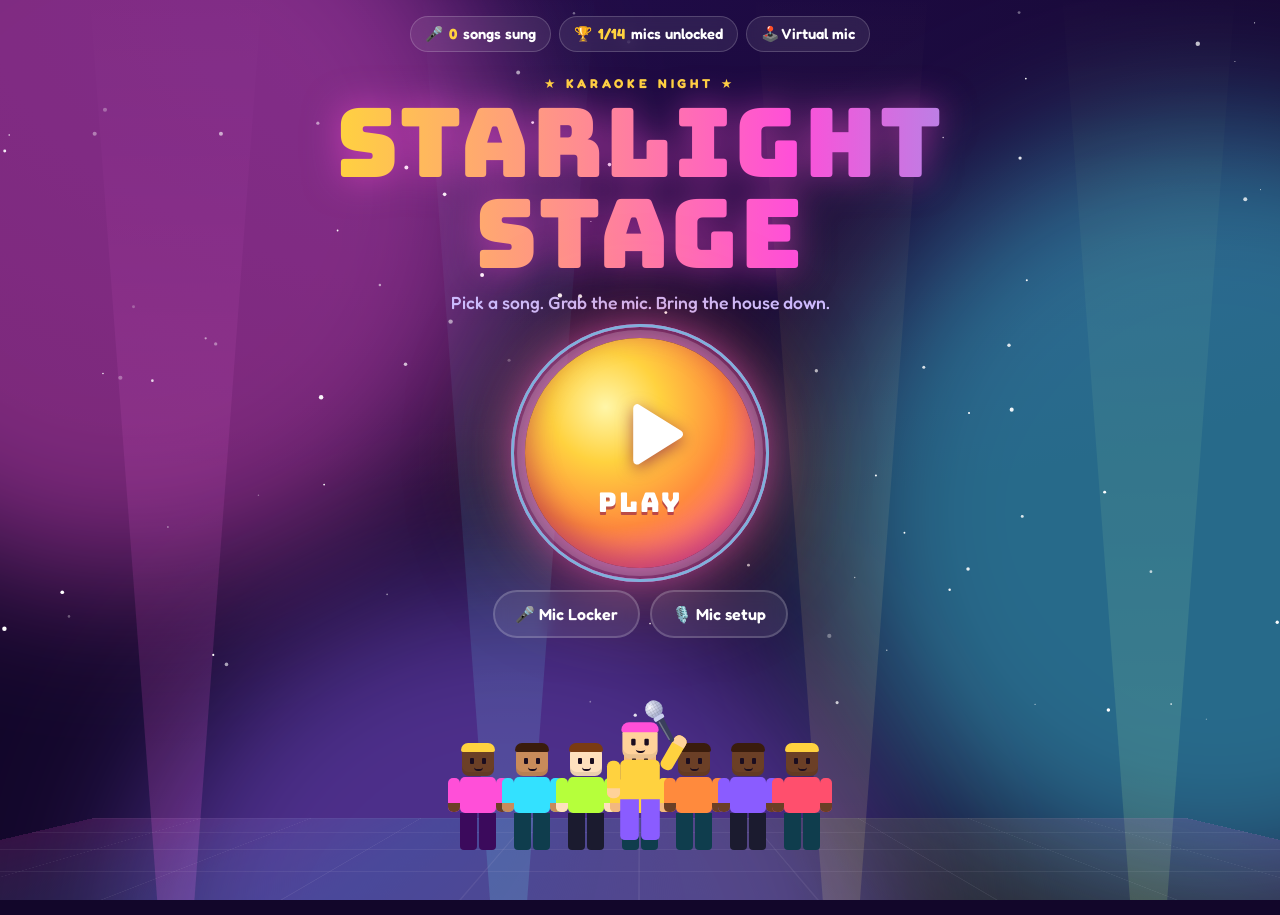
<file: karaoke/index.html>
<!doctype html>
<html lang="en">
<head>
<meta charset="utf-8">
<meta name="viewport" content="width=device-width,initial-scale=1,viewport-fit=cover">
<title>Starlight Stage</title>
<link rel="icon" href="data:image/svg+xml,%3Csvg xmlns='http://www.w3.org/2000/svg' viewBox='0 0 100 100'%3E%3Ctext y='.9em' font-size='90'%3E%F0%9F%8E%A4%3C/text%3E%3C/svg%3E">
<link rel="preconnect" href="https://fonts.googleapis.com">
<link rel="preconnect" href="https://fonts.gstatic.com" crossorigin>
<link rel="stylesheet" href="https://fonts.googleapis.com/css2?family=Bungee&family=Fredoka:wght@400;500;600;700&display=swap">
<link rel="stylesheet" href="style.css">
</head>
<body>

<!-- Animated club backdrop shared by every screen -->
<div class="bg" aria-hidden="true">
  <div class="blob b1"></div><div class="blob b2"></div><div class="blob b3"></div>
  <div class="beams"><i></i><i></i><i></i><i></i></div>
  <canvas id="sparkles"></canvas>
  <div class="floor"></div>
</div>

<main id="app">

  <!-- LOBBY -->
  <section class="screen lobby is-active" id="lobby" aria-labelledby="logoTitle">
    <div class="lobby-top">
      <span class="chip">🎤 <b id="statSung">0</b> <span id="statSungWord">songs sung</span></span>
      <span class="chip">🏆 <b id="statMics">1</b> mics unlocked</span>
      <span class="chip" id="statMicMode">🎙️ Virtual mic</span>
    </div>
    <div class="logo">
      <span class="logo-kicker">★ Karaoke Night ★</span>
      <h1 id="logoTitle">Starlight<span>Stage</span></h1>
      <p>Pick a song. Grab the mic. Bring the house down.</p>
    </div>
    <button class="play-btn" id="playBtn" type="button" aria-label="Play: open the song library">
      <span class="play-ring"></span><span class="play-ring r2"></span>
      <span class="play-core"><svg viewBox="0 0 24 24" aria-hidden="true"><path d="M8 5.5v13a1 1 0 0 0 1.5.86l10.4-6.5a1 1 0 0 0 0-1.72L9.5 4.64A1 1 0 0 0 8 5.5z"/></svg><b>PLAY</b></span>
    </button>
    <div class="lobby-actions">
      <button class="pill-btn" type="button" data-go="locker">🎤 Mic Locker</button>
      <button class="pill-btn" type="button" data-open="micDialog">🎙️ Mic setup</button>
    </div>
    <div class="mini-stage" aria-hidden="true">
      <div class="crowd mini" id="lobbyCrowd"></div>
      <div class="performer" id="lobbyStar"></div>
    </div>
  </section>

  <!-- SONG LIBRARY -->
  <section class="screen library" id="library" aria-labelledby="libTitle">
    <header class="topbar">
      <button class="icon-btn" type="button" data-go="lobby" aria-label="Back to lobby">←</button>
      <h2 id="libTitle">Song Library</h2>
      <button class="pill-btn hot" type="button" data-open="addDialog">+ Add your own</button>
    </header>
    <label class="search">
      <span aria-hidden="true">🔍</span>
      <input id="search" type="search" placeholder="Search songs or artists…" autocomplete="off" aria-label="Search songs or artists">
    </label>
    <div class="genres" id="genres" role="group" aria-label="Filter by genre"></div>
    <div class="song-grid" id="songGrid"></div>
    <p class="empty" id="emptyMsg" hidden>No songs match that. Try another search or genre.</p>
  </section>

  <!-- STAGE -->
  <section class="screen stage" id="stage" aria-label="Performance stage">
    <div class="hud">
      <button class="icon-btn" type="button" id="pauseBtn" aria-label="Pause">❚❚</button>
      <div class="now">
        <div class="now-title" id="nowTitle"></div>
        <div class="now-artist" id="nowArtist"></div>
      </div>
      <div class="scorebox">
        <span class="score" id="score">0</span>
        <span class="combo" id="combo"></span>
      </div>
    </div>
    <div class="progress"><i id="progress"></i></div>

    <div class="scene">
      <div class="spots" aria-hidden="true"><i></i><i></i><i></i></div>
      <div class="hype" aria-hidden="true"><span>HYPE</span><div class="hype-bar"><i id="hype"></i></div></div>
      <div class="platform" aria-hidden="true"></div>
      <div class="performer big" id="performer" aria-hidden="true"></div>
      <div class="crowd" id="crowd" aria-hidden="true"></div>
      <div class="judge" id="judge" aria-live="polite"></div>
      <div class="reactions" id="reactions" aria-live="polite"></div>
    </div>

    <canvas class="lane" id="lane" aria-hidden="true"></canvas>

    <div class="lyrics" aria-live="off">
      <div class="lyric-now" id="lyricNow"></div>
      <div class="lyric-next" id="lyricNext"></div>
    </div>

    <div class="mic-row">
      <div class="meter" aria-hidden="true"><i id="meter"></i></div>
      <span class="mic-note" id="micNote"></span>
      <button class="hold-btn" type="button" id="holdBtn">🎤 Hold to sing <kbd>Space</kbd></button>
    </div>

    <div class="countdown" id="countdown" hidden><span id="countNum"></span></div>

    <div class="pause-menu" id="pauseMenu" hidden>
      <div class="pause-card">
        <h3>Paused</h3>
        <button class="big-btn" type="button" id="resumeBtn">▶ Resume</button>
        <button class="pill-btn" type="button" id="restartBtn">↻ Restart song</button>
        <button class="pill-btn" type="button" id="quitBtn">✕ Quit to library</button>
      </div>
    </div>
  </section>

  <!-- RESULTS -->
  <section class="screen results" id="results" aria-labelledby="resTitle">
    <div class="applause-sign" id="applauseSign">APPLAUSE</div>
    <h2 id="resTitle" class="res-song"></h2>
    <p class="res-artist" id="resArtist"></p>
    <div class="grade" id="grade">A</div>
    <p class="quip" id="quip"></p>
    <div class="res-stats">
      <div><b id="resScore">0</b><span>Score</span></div>
      <div><b id="resAcc">0%</b><span>Accuracy</span></div>
      <div><b id="resPerfect">0</b><span>Perfects</span></div>
      <div><b id="resCombo">0</b><span>Best combo</span></div>
    </div>
    <p class="new-best" id="newBest" hidden>★ NEW PERSONAL BEST ★</p>
    <div class="unlocks" id="unlocks"></div>
    <div class="res-actions">
      <button class="big-btn" type="button" id="againBtn">↻ Sing again</button>
      <button class="pill-btn" type="button" data-go="library">🎵 Pick another song</button>
      <button class="pill-btn" type="button" data-go="locker">🎤 Mic Locker</button>
    </div>
    <div class="crowd mini" id="resCrowd" aria-hidden="true"></div>
  </section>

  <!-- MIC LOCKER -->
  <section class="screen locker" id="locker" aria-labelledby="lockTitle">
    <header class="topbar">
      <button class="icon-btn" type="button" data-go="lobby" aria-label="Back to lobby">←</button>
      <h2 id="lockTitle">Mic Locker</h2>
      <span class="chip" id="lockCount"></span>
    </header>
    <p class="hint">Every song you finish brings you closer to a new mic. Tap an unlocked mic to take it on stage.</p>
    <div class="mic-grid" id="micGrid"></div>
  </section>
</main>

<!-- Song details -->
<dialog class="sheet" id="songDialog" aria-labelledby="sdTitle">
  <button class="icon-btn close" type="button" data-close aria-label="Close">✕</button>
  <div class="sd-cover" id="sdCover"></div>
  <div class="sd-info">
    <span class="genre-tag" id="sdGenre"></span>
    <h3 id="sdTitle"></h3>
    <p class="sd-artist" id="sdArtist"></p>
    <p class="sd-meta" id="sdMeta"></p>
    <label class="toggle"><input type="checkbox" id="guideToggle" checked><span></span> Guide vocal (plays the tune)</label>
    <p class="sd-mic">Mic: <b id="sdMic"></b> · <button class="link-btn" type="button" data-open="micDialog">change</button></p>
    <button class="big-btn sing-btn" type="button" id="singBtn">▶ SING IT</button>
    <button class="link-btn danger" type="button" id="deleteSongBtn" hidden>Delete this song</button>
  </div>
</dialog>

<!-- Mic setup -->
<dialog class="sheet" id="micDialog" aria-labelledby="mdTitle">
  <button class="icon-btn close" type="button" data-close aria-label="Close">✕</button>
  <h3 id="mdTitle">Mic setup</h3>
  <div class="mode-pick">
    <button class="mode-card" type="button" id="useRealMic">
      <b>🎙️ Real mic</b>
      <span>Sing into your microphone. The game hears your pitch and scores every note.</span>
    </button>
    <button class="mode-card" type="button" id="useVirtualMic">
      <b>🕹️ Virtual mic</b>
      <span>No mic needed. Hold the button or Space while the words light up, and let go between lines to breathe.</span>
    </button>
  </div>
  <div class="mic-test" id="micTest" hidden>
    <div class="meter big"><i id="testMeter"></i></div>
    <p class="test-note">Detected note: <b id="testNote">—</b></p>
    <label class="toggle"><input type="checkbox" id="monitorToggle"><span></span> Hear myself with echo (wear headphones)</label>
  </div>
  <p class="mic-status" id="micStatus" role="status"></p>
  <p class="hint">Tip: wear headphones so the music doesn't leak into your mic.</p>
</dialog>

<!-- Add your own song -->
<dialog class="sheet" id="addDialog" aria-labelledby="adTitle">
  <button class="icon-btn close" type="button" data-close aria-label="Close">✕</button>
  <h3 id="adTitle">Add your own song</h3>
  <form id="addForm" class="add-form">
    <label>Song title <input id="addTitle" required maxlength="60"></label>
    <label>Artist <input id="addArtist" required maxlength="60"></label>
    <label>Genre
      <select id="addGenre"></select>
    </label>
    <label>Music file (an instrumental works best)
      <input id="addFile" type="file" accept="audio/*" required>
    </label>
    <label>Lyrics
      <textarea id="addLyrics" rows="7" required placeholder="[00:12.50] First line of the song&#10;[00:16.00] Second line&#10;&#10;Timestamps are optional. Without them the lines are spread evenly across the song."></textarea>
    </label>
    <p class="hint">Songs you add are saved in this browser only.</p>
    <p class="form-error" id="addError" role="alert"></p>
    <button class="big-btn" type="submit">💾 Save song</button>
  </form>
</dialog>

<canvas id="confetti" aria-hidden="true"></canvas>

<script src="songs.js"></script>
<script src="app.js"></script>
</body>
</html>
</file>
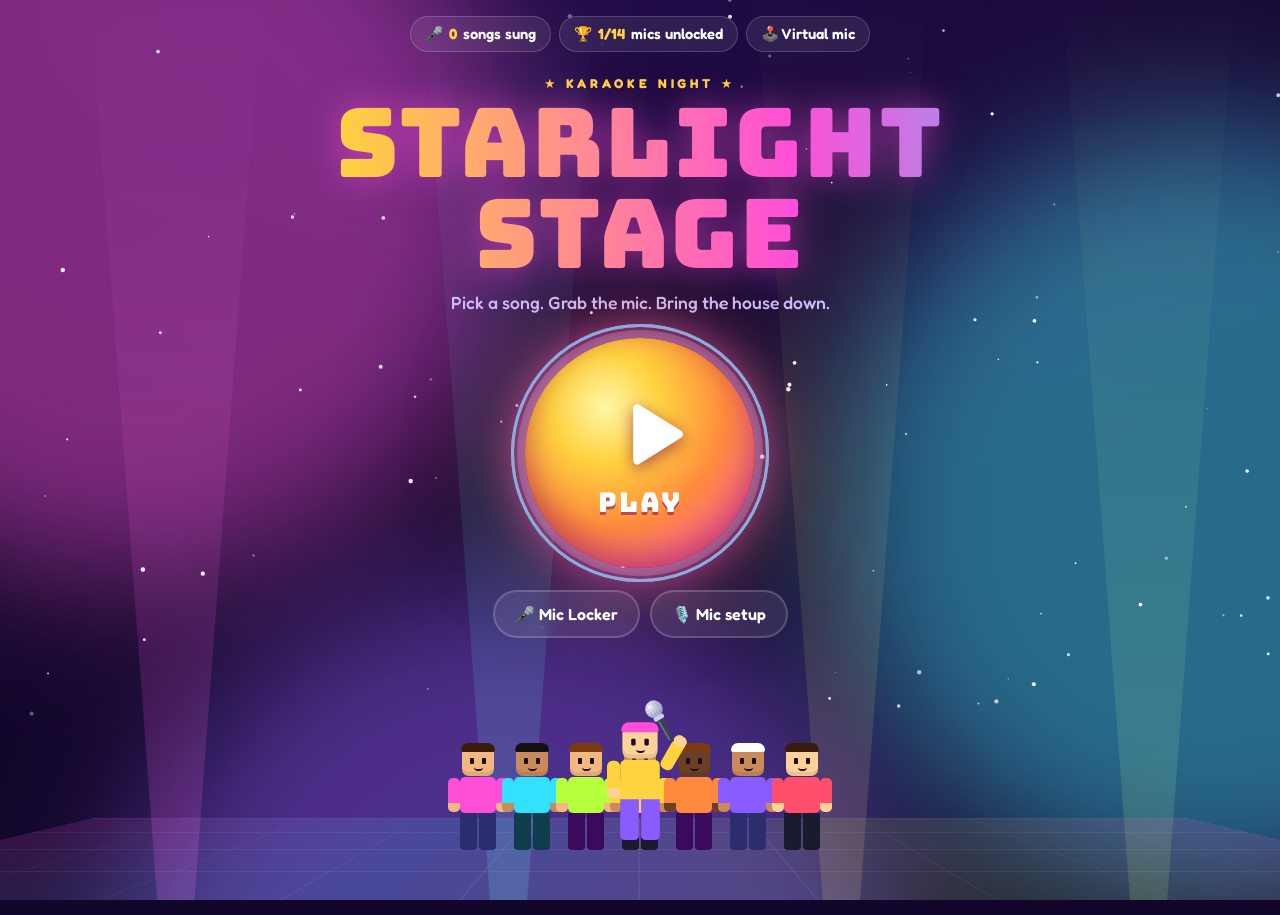
<file: Starlight Stage.html>
<!doctype html>
<html lang="en">
<head>
<meta charset="utf-8">
<meta name="viewport" content="width=device-width,initial-scale=1,viewport-fit=cover">
<title>Starlight Stage</title>
<link rel="icon" href="data:image/svg+xml,%3Csvg xmlns='http://www.w3.org/2000/svg' viewBox='0 0 100 100'%3E%3Ctext y='.9em' font-size='90'%3E%F0%9F%8E%A4%3C/text%3E%3C/svg%3E">
<link rel="preconnect" href="https://fonts.googleapis.com">
<link rel="preconnect" href="https://fonts.gstatic.com" crossorigin>
<link rel="stylesheet" href="https://fonts.googleapis.com/css2?family=Bungee&family=Fredoka:wght@400;500;600;700&display=swap">
<style>
/* Starlight Stage: a neon karaoke club. One deliberate dark, glowing look; every screen sits on the same animated backdrop. */
:root {
  color-scheme: dark;
  --night: #12062a;
  --night-2: #1f0b46;
  --ink: #ffffff;
  --ink-soft: #cdbcff;
  --pink: #ff4fd8;
  --violet: #8a5cff;
  --cyan: #33e1ff;
  --lime: #b6ff3b;
  --gold: #ffd23f;
  --orange: #ff8a3d;
  --red: #ff4f6d;
  --card: rgba(255, 255, 255, .08);
  --card-hi: rgba(255, 255, 255, .14);
  --line: rgba(255, 255, 255, .18);
  --shade: rgba(8, 2, 22, .72);
  --font-display: "Bungee", "Impact", "Arial Black", sans-serif;
  --font-body: "Fredoka", "Trebuchet MS", "Segoe UI", system-ui, sans-serif;
  --ease: cubic-bezier(.2, .8, .2, 1);
}

* { box-sizing: border-box; }
[hidden] { display: none !important; }
html, body { height: 100%; }
body {
  margin: 0;
  background: var(--night);
  color: var(--ink);
  font: 500 16px/1.5 var(--font-body);
  overflow: hidden;
}
button { font: inherit; color: inherit; cursor: pointer; }
:focus-visible { outline: 3px solid var(--cyan); outline-offset: 3px; }
kbd { font: 600 .7em var(--font-body); border: 1px solid var(--line); border-radius: 6px; padding: 1px 6px; opacity: .8; }

/* ---------- backdrop ---------- */
.bg { position: fixed; inset: 0; overflow: hidden; background: radial-gradient(120% 80% at 50% 0%, var(--night-2), var(--night) 70%); }
.blob { position: absolute; width: 60vmax; height: 60vmax; border-radius: 50%; filter: blur(70px); opacity: .45; mix-blend-mode: screen; animation: drift 18s ease-in-out infinite alternate; }
.b1 { background: var(--pink); left: -20vmax; top: -15vmax; }
.b2 { background: var(--cyan); right: -25vmax; top: 10vmax; animation-duration: 22s; animation-delay: -6s; }
.b3 { background: var(--violet); left: 10vmax; bottom: -35vmax; animation-duration: 26s; animation-delay: -11s; }
@keyframes drift { 0% { transform: translate(0, 0) scale(1); } 50% { transform: translate(8vmax, 6vmax) scale(1.15); } 100% { transform: translate(-6vmax, 10vmax) scale(.95); } }

.beams { position: absolute; inset: 0; }
.beams i {
  position: absolute; bottom: -10vh; width: 22vmin; height: 130vh; transform-origin: 50% 100%;
  background: linear-gradient(to top, var(--c, rgba(255, 79, 216, .35)), transparent 85%);
  clip-path: polygon(44% 100%, 56% 100%, 100% 0, 0 0);
  mix-blend-mode: screen; opacity: .55; animation: sweep 7s ease-in-out infinite alternate;
}
.beams i:nth-child(1) { left: 6%; --c: rgba(255, 79, 216, .4); }
.beams i:nth-child(2) { left: 32%; --c: rgba(51, 225, 255, .35); animation-delay: -2s; animation-duration: 8s; }
.beams i:nth-child(3) { left: 58%; --c: rgba(255, 210, 63, .3); animation-delay: -4s; animation-duration: 6.5s; }
.beams i:nth-child(4) { left: 82%; --c: rgba(182, 255, 59, .3); animation-delay: -1s; animation-duration: 9s; }
@keyframes sweep { from { transform: rotate(-24deg); } to { transform: rotate(24deg); } }

#sparkles { position: absolute; inset: 0; width: 100%; height: 100%; }
.floor {
  position: absolute; left: -20%; right: -20%; bottom: 0; height: 26vh;
  background:
    repeating-linear-gradient(90deg, transparent 0 calc(10% - 2px), rgba(255, 255, 255, .12) calc(10% - 2px) 10%),
    repeating-linear-gradient(0deg, transparent 0 calc(25% - 2px), rgba(255, 255, 255, .12) calc(25% - 2px) 25%),
    linear-gradient(90deg, rgba(255, 79, 216, .25), rgba(51, 225, 255, .25), rgba(182, 255, 59, .2), rgba(255, 79, 216, .25));
  transform: perspective(300px) rotateX(55deg); transform-origin: 50% 100%;
  animation: floor 6s linear infinite; opacity: .55;
}
@keyframes floor { to { filter: hue-rotate(360deg); } }

/* ---------- screens and transitions ---------- */
#app { position: relative; height: 100%; }
.screen {
  position: absolute; inset: 0; overflow-y: auto; overflow-x: hidden;
  padding: max(16px, env(safe-area-inset-top, 0px)) max(16px, env(safe-area-inset-right, 0px)) max(16px, env(safe-area-inset-bottom, 0px)) max(16px, env(safe-area-inset-left, 0px));
  opacity: 0; visibility: hidden; transform: translateY(24px) scale(.98);
  transition: opacity .5s var(--ease), transform .5s var(--ease), visibility 0s .5s;
}
.screen.is-active { opacity: 1; visibility: visible; transform: none; transition: opacity .5s var(--ease), transform .5s var(--ease), visibility 0s; }

.chip { display: inline-flex; align-items: center; gap: 6px; padding: 6px 14px; border-radius: 999px; background: var(--card); border: 1px solid var(--line); backdrop-filter: blur(8px); font-weight: 600; font-size: .92rem; }
.chip b { color: var(--gold); }

.pill-btn {
  border: 2px solid var(--line); background: var(--card); border-radius: 999px; padding: 10px 20px; font-weight: 600;
  backdrop-filter: blur(8px); transition: transform .2s var(--ease), background .2s, border-color .2s, box-shadow .2s;
}
.pill-btn:hover { transform: translateY(-2px); background: var(--card-hi); border-color: var(--cyan); box-shadow: 0 0 18px rgba(51, 225, 255, .4); }
.pill-btn.hot { border-color: var(--pink); box-shadow: 0 0 14px rgba(255, 79, 216, .45); }
.icon-btn { width: 44px; height: 44px; border-radius: 14px; border: 2px solid var(--line); background: var(--card); font-size: 1.1rem; flex: none; transition: background .2s, border-color .2s; }
.icon-btn:hover { background: var(--card-hi); border-color: var(--cyan); }
.big-btn {
  border: 0; border-radius: 999px; padding: 16px 34px; font: 1.15rem var(--font-display); letter-spacing: .04em; color: #2a0a2a;
  background: linear-gradient(135deg, var(--gold), var(--orange) 55%, var(--pink));
  box-shadow: 0 0 0 4px rgba(255, 255, 255, .15), 0 10px 30px rgba(255, 79, 216, .5);
  transition: transform .2s var(--ease), box-shadow .2s;
}
.big-btn:hover { transform: translateY(-3px) scale(1.03); box-shadow: 0 0 0 6px rgba(255, 255, 255, .2), 0 14px 40px rgba(255, 79, 216, .7); }
.link-btn { background: none; border: 0; padding: 0; color: var(--cyan); text-decoration: underline; font-weight: 600; }
.link-btn.danger { color: var(--red); }
.hint { color: var(--ink-soft); font-size: .92rem; margin: 0; }

.topbar { display: flex; align-items: center; gap: 12px; max-width: 1100px; margin: 0 auto 16px; }
.topbar h2 { flex: 1; margin: 0; font: clamp(1.4rem, 4vw, 2rem) var(--font-display); text-shadow: 0 0 18px rgba(255, 79, 216, .7); min-width: 0; }

/* ---------- lobby ---------- */
.lobby { display: grid; justify-items: center; align-content: start; gap: 22px; text-align: center; }
.lobby-top { display: flex; flex-wrap: wrap; justify-content: center; gap: 8px; }
.logo { display: grid; gap: 4px; }
.logo-kicker { font-weight: 700; letter-spacing: .3em; font-size: .8rem; color: var(--gold); text-transform: uppercase; }
.logo h1 {
  margin: 0; font: clamp(2.8rem, 11vw, 6rem)/.95 var(--font-display); letter-spacing: .02em;
  background: linear-gradient(90deg, var(--gold), var(--pink), var(--cyan), var(--lime), var(--gold));
  background-size: 300% 100%; -webkit-background-clip: text; background-clip: text; color: transparent;
  filter: drop-shadow(0 0 18px rgba(255, 79, 216, .55)); animation: shimmer 6s linear infinite;
}
.logo h1 span { display: block; }
.logo p { margin: 6px 0 0; color: var(--ink-soft); font-size: 1.1rem; }
@keyframes shimmer { to { background-position: 300% 0; } }

.play-btn { position: relative; width: clamp(170px, 42vw, 230px); aspect-ratio: 1; border: 0; background: none; padding: 0; border-radius: 50%; }
.play-core {
  position: absolute; inset: 0; border-radius: 50%; display: grid; place-content: center; justify-items: center; gap: 2px;
  background: radial-gradient(circle at 35% 30%, #fff6a8, var(--gold) 25%, var(--orange) 55%, var(--pink) 100%);
  box-shadow: 0 0 0 8px rgba(255, 255, 255, .18), 0 0 50px rgba(255, 79, 216, .9), 0 0 110px rgba(255, 138, 61, .55), inset 0 -12px 30px rgba(120, 0, 80, .45);
  animation: pulse 2.2s ease-in-out infinite; transition: transform .25s var(--ease);
}
.play-core svg { width: 42%; fill: #fff; filter: drop-shadow(0 4px 8px rgba(120, 0, 80, .6)); margin-left: 8%; }
.play-core b { font: clamp(1.3rem, 4vw, 1.7rem) var(--font-display); color: #fff; text-shadow: 0 3px 0 rgba(120, 0, 80, .5); letter-spacing: .08em; }
.play-btn:hover .play-core { transform: scale(1.07) rotate(-2deg); }
.play-btn:active .play-core { transform: scale(.96); }
.play-ring { position: absolute; inset: -6%; border-radius: 50%; border: 3px solid var(--pink); animation: ring 2.2s ease-out infinite; }
.play-ring.r2 { border-color: var(--cyan); animation-delay: 1.1s; }
@keyframes pulse { 0%, 100% { box-shadow: 0 0 0 8px rgba(255, 255, 255, .18), 0 0 40px rgba(255, 79, 216, .8), 0 0 90px rgba(255, 138, 61, .45), inset 0 -12px 30px rgba(120, 0, 80, .45); } 50% { box-shadow: 0 0 0 12px rgba(255, 255, 255, .22), 0 0 70px rgba(255, 79, 216, 1), 0 0 140px rgba(255, 138, 61, .7), inset 0 -12px 30px rgba(120, 0, 80, .45); } }
@keyframes ring { from { transform: scale(.9); opacity: .9; } to { transform: scale(1.35); opacity: 0; } }
.lobby-actions { display: flex; flex-wrap: wrap; justify-content: center; gap: 10px; }
.mini-stage { position: relative; width: min(560px, 100%); height: 190px; display: flex; align-items: flex-end; justify-content: center; }
.mini-stage .performer { position: absolute; left: 50%; bottom: 10px; transform: translateX(-50%) scale(1.1); transform-origin: 50% 100%; }

/* ---------- blocky avatars ---------- */
.avatar { --skin: #ffd29a; --shirt: var(--pink); --pants: #2b2d6e; --hair: #3a1c0c; position: relative; width: 44px; height: 104px; flex: none; animation: bob .9s ease-in-out infinite; animation-delay: var(--d, 0s); }
.avatar .hd { position: absolute; left: 6px; top: 0; width: 32px; height: 30px; background: var(--skin); border-radius: 7px; box-shadow: inset 0 -4px 0 rgba(0, 0, 0, .08); }
.avatar .hd::before { content: ""; position: absolute; left: -1px; right: -1px; top: -3px; height: 9px; background: var(--hair); border-radius: 7px 7px 2px 2px; }
.avatar .hd::after { content: ""; position: absolute; left: 8px; top: 12px; width: 4px; height: 6px; background: #1b0d1f; border-radius: 1px; box-shadow: 12px 0 0 #1b0d1f; }
.avatar .mouth { position: absolute; left: 12px; top: 21px; width: 9px; height: 4px; border-bottom: 2.5px solid #1b0d1f; border-radius: 0 0 6px 6px; }
.avatar .tr { position: absolute; left: 4px; top: 31px; width: 36px; height: 36px; background: var(--shirt); border-radius: 5px; }
.avatar .ar { position: absolute; top: 32px; width: 12px; height: 34px; background: var(--shirt); border-radius: 5px; transform-origin: 50% 4px; transition: transform .25s var(--ease); }
.avatar .ar::after { content: ""; position: absolute; left: 0; right: 0; bottom: 0; height: 9px; background: var(--skin); border-radius: 0 0 5px 5px; }
.avatar .ar.l { left: -8px; }
.avatar .ar.r { right: -8px; }
.avatar .lg { position: absolute; top: 67px; width: 17px; height: 37px; background: var(--pants); border-radius: 0 0 4px 4px; }
.avatar .lg.l { left: 4px; }
.avatar .lg.r { right: 4px; }
@keyframes bob { 0%, 100% { transform: translateY(0); } 50% { transform: translateY(-5px); } }

.crowd { display: flex; justify-content: center; align-items: flex-end; gap: 10px; flex-wrap: nowrap; }
.crowd .avatar { transform-origin: 50% 100%; }
.crowd.cheer .avatar { animation: jump .45s ease-in-out infinite alternate; animation-delay: var(--d, 0s); }
.crowd.cheer .ar.l { transform: rotate(160deg); }
.crowd.cheer .ar.r { transform: rotate(-160deg); }
.crowd.cringe .avatar { animation: shiver .18s linear infinite; }
.crowd.cringe .ar.l { transform: rotate(150deg) translateY(4px); }
.crowd.cringe .ar.r { transform: rotate(-150deg) translateY(4px); }
.crowd.cringe .mouth { border-bottom: 0; border-top: 2.5px solid #1b0d1f; border-radius: 6px 6px 0 0; top: 23px; }
.crowd.wow .mouth { width: 7px; height: 7px; border: 2.5px solid #1b0d1f; border-radius: 50%; left: 13px; }
@keyframes jump { from { transform: translateY(0); } to { transform: translateY(-16px); } }
@keyframes shiver { 0%, 100% { transform: translateX(0); } 50% { transform: translateX(2px); } }

.performer { position: relative; display: flex; align-items: flex-end; }
.performer .avatar { --shirt: var(--gold); --pants: var(--violet); --hair: #ff4fd8; animation-duration: .6s; }
.performer .ar.r { transform: rotate(-150deg); }
.performer .held-mic { position: absolute; left: 46px; top: -36px; width: 20px; transform: rotate(-30deg); transform-origin: 50% 100%; }
.performer.singing .held-mic { animation: micwiggle .5s ease-in-out infinite alternate; }
@keyframes micwiggle { to { transform: rotate(-20deg) translateY(-3px); } }

/* ---------- library ---------- */
.library > * { max-width: 1100px; margin-left: auto; margin-right: auto; }
.search { display: flex; align-items: center; gap: 10px; padding: 4px 18px; border-radius: 999px; background: var(--card); border: 2px solid var(--line); backdrop-filter: blur(8px); transition: border-color .2s, box-shadow .2s; }
.search:focus-within { border-color: var(--pink); box-shadow: 0 0 22px rgba(255, 79, 216, .45); }
.search input { flex: 1; min-width: 0; border: 0; background: none; color: var(--ink); font: 500 1.1rem var(--font-body); padding: 10px 0; outline: none; }
.genres { display: flex; gap: 8px; overflow-x: auto; padding: 14px 2px; scrollbar-width: none; }
.genre-btn { flex: none; border: 2px solid var(--line); background: var(--card); border-radius: 999px; padding: 8px 16px; font-weight: 600; transition: all .2s var(--ease); }
.genre-btn[aria-pressed="true"] { background: linear-gradient(135deg, var(--pink), var(--violet)); border-color: transparent; box-shadow: 0 0 18px rgba(255, 79, 216, .6); }
.song-grid { display: grid; grid-template-columns: repeat(auto-fill, minmax(190px, 1fr)); gap: 16px; padding-bottom: 32px; }
.song-card {
  position: relative; display: grid; gap: 10px; align-content: start; text-align: left; padding: 12px; border-radius: 22px;
  background: var(--card); border: 2px solid var(--line); backdrop-filter: blur(8px);
  transition: transform .25s var(--ease), box-shadow .25s, border-color .25s; animation: cardIn .5s var(--ease) both; animation-delay: var(--i, 0s);
}
.song-card:hover { transform: translateY(-6px) rotate(-.6deg); border-color: var(--c1); box-shadow: 0 12px 30px rgba(0, 0, 0, .35), 0 0 26px color-mix(in srgb, var(--c1) 60%, transparent); }
@keyframes cardIn { from { opacity: 0; transform: translateY(18px) scale(.96); } }
.cover { position: relative; aspect-ratio: 1; max-width: 100%; border-radius: 16px; overflow: hidden; background: linear-gradient(135deg, var(--c1), var(--c2)); display: grid; place-items: center; }
.cover::before { content: ""; position: absolute; width: 78%; aspect-ratio: 1; border-radius: 50%; background: repeating-radial-gradient(circle, #0f0820 0 3px, #1b1033 3px 5px); box-shadow: 0 6px 20px rgba(0, 0, 0, .4); right: -24%; transition: transform .6s var(--ease); }
.song-card:hover .cover::before { transform: rotate(180deg) translateX(-8%); }
.cover .gicon { position: relative; font-size: 3rem; filter: drop-shadow(0 4px 8px rgba(0, 0, 0, .35)); margin-right: 28%; }
.cover .best { position: absolute; left: 8px; top: 8px; font: .8rem var(--font-display); padding: 3px 9px; border-radius: 999px; background: rgba(0, 0, 0, .55); color: var(--gold); }
.song-title { font: 1.05rem/1.2 var(--font-display); margin: 0; overflow-wrap: anywhere; }
.song-artist { color: var(--ink-soft); font-weight: 600; margin: 0; }
.song-meta { display: flex; justify-content: space-between; align-items: center; font-size: .82rem; color: var(--ink-soft); font-variant-numeric: tabular-nums; }
.diff { color: var(--gold); letter-spacing: 1px; }
.genre-tag { display: inline-block; justify-self: start; font: .72rem var(--font-display); letter-spacing: .06em; padding: 3px 10px; border-radius: 999px; background: rgba(255, 255, 255, .14); }
.empty { text-align: center; color: var(--ink-soft); font-size: 1.1rem; }

/* ---------- dialogs ---------- */
dialog.sheet {
  width: min(520px, calc(100% - 32px)); max-height: calc(100% - 32px); overflow-y: auto; border: 2px solid var(--line); border-radius: 28px; padding: 24px;
  background: linear-gradient(160deg, rgba(43, 16, 92, .96), rgba(18, 6, 42, .97)); color: var(--ink);
  box-shadow: 0 0 0 1px rgba(255, 255, 255, .06), 0 30px 80px rgba(0, 0, 0, .6), 0 0 60px rgba(138, 92, 255, .35);
}
dialog.sheet[open] { animation: pop .45s var(--ease); }
dialog::backdrop { background: rgba(8, 2, 22, .65); backdrop-filter: blur(6px); }
@keyframes pop { from { opacity: 0; transform: translateY(30px) scale(.94); } }
dialog .close { position: absolute; right: 14px; top: 14px; }
dialog h3 { margin: 0 0 12px; font: 1.5rem var(--font-display); padding-right: 48px; }
#songDialog { display: none; }
#songDialog[open] { display: grid; gap: 18px; }
.sd-cover { aspect-ratio: 16 / 9; border-radius: 20px; }
.sd-cover .gicon { font-size: 4rem; }
.sd-info { display: grid; gap: 10px; }
.sd-info h3 { margin: 0; }
.sd-artist { margin: 0; font-weight: 700; color: var(--ink-soft); font-size: 1.15rem; }
.sd-meta, .sd-mic { margin: 0; color: var(--ink-soft); font-variant-numeric: tabular-nums; }
.sing-btn { justify-self: stretch; font-size: 1.4rem; padding: 18px; }
.toggle { display: flex; align-items: center; gap: 10px; font-weight: 600; cursor: pointer; }
.toggle input { position: absolute; opacity: 0; width: 1px; height: 1px; }
.toggle span { width: 46px; height: 26px; border-radius: 999px; background: rgba(255, 255, 255, .2); position: relative; transition: background .2s; flex: none; }
.toggle span::after { content: ""; position: absolute; left: 3px; top: 3px; width: 20px; height: 20px; border-radius: 50%; background: #fff; transition: transform .25s var(--ease); }
.toggle input:checked + span { background: var(--pink); box-shadow: 0 0 12px rgba(255, 79, 216, .7); }
.toggle input:checked + span::after { transform: translateX(20px); }
.toggle input:focus-visible + span { outline: 3px solid var(--cyan); outline-offset: 2px; }
.mode-pick { display: grid; grid-template-columns: repeat(auto-fit, minmax(190px, 1fr)); gap: 12px; margin-bottom: 14px; }
.mode-card { text-align: left; display: grid; gap: 6px; padding: 16px; border-radius: 18px; border: 2px solid var(--line); background: var(--card); transition: all .2s var(--ease); }
.mode-card b { font-size: 1.1rem; }
.mode-card span { color: var(--ink-soft); font-size: .9rem; }
.mode-card[aria-pressed="true"] { border-color: var(--lime); box-shadow: 0 0 20px rgba(182, 255, 59, .45); background: rgba(182, 255, 59, .08); }
.mic-test { display: grid; gap: 10px; margin-bottom: 10px; }
.test-note { margin: 0; }
.test-note b { font: 1.2rem var(--font-display); color: var(--cyan); }
.mic-status { min-height: 1.5em; margin: 0 0 6px; font-weight: 600; color: var(--gold); }
.add-form { display: grid; gap: 12px; }
.add-form label { display: grid; gap: 4px; font-weight: 600; }
.add-form input, .add-form select, .add-form textarea { width: 100%; font: 500 1rem var(--font-body); color: var(--ink); background: rgba(0, 0, 0, .3); border: 2px solid var(--line); border-radius: 12px; padding: 10px 12px; }
.add-form textarea { resize: vertical; font-family: ui-monospace, Menlo, monospace; font-size: .88rem; }
.add-form input:focus, .add-form select:focus, .add-form textarea:focus { border-color: var(--pink); outline: none; }
.form-error { color: var(--red); margin: 0; min-height: 1.2em; font-weight: 600; }

/* ---------- stage ---------- */
.stage { display: grid; grid-template-rows: auto auto minmax(170px, 1fr) auto auto auto; gap: 10px; overflow: hidden; }
.hud { display: flex; align-items: center; gap: 12px; }
.now { flex: 1; min-width: 0; }
.now-title { font: clamp(1rem, 3.2vw, 1.4rem) var(--font-display); white-space: nowrap; overflow: hidden; text-overflow: ellipsis; text-shadow: 0 0 14px rgba(255, 79, 216, .8); }
.now-artist { color: var(--ink-soft); font-weight: 600; white-space: nowrap; overflow: hidden; text-overflow: ellipsis; }
.scorebox { text-align: right; display: grid; }
.score { font: clamp(1.3rem, 4vw, 2rem) var(--font-display); color: var(--gold); text-shadow: 0 0 16px rgba(255, 210, 63, .8); font-variant-numeric: tabular-nums; }
.combo { font-weight: 700; color: var(--lime); min-height: 1.4em; }
.progress { height: 6px; border-radius: 6px; background: rgba(255, 255, 255, .12); overflow: hidden; }
.progress i { display: block; height: 100%; width: 0; background: linear-gradient(90deg, var(--cyan), var(--pink), var(--gold)); box-shadow: 0 0 12px var(--pink); }

.scene { position: relative; border-radius: 26px; overflow: hidden; display: flex; align-items: flex-end; justify-content: center; min-height: 0;
  background: radial-gradient(70% 90% at 50% 100%, rgba(255, 79, 216, .25), transparent 70%), linear-gradient(to top, rgba(0, 0, 0, .4), transparent 40%); border: 2px solid var(--line); }
.spots i { position: absolute; top: -20%; width: 34%; height: 140%; transform-origin: 50% 0; clip-path: polygon(45% 0, 55% 0, 100% 100%, 0 100%); mix-blend-mode: screen; animation: spot 4s ease-in-out infinite alternate; }
.spots i:nth-child(1) { left: 0; background: linear-gradient(rgba(255, 79, 216, .55), transparent 80%); }
.spots i:nth-child(2) { left: 33%; background: linear-gradient(rgba(255, 255, 255, .45), transparent 80%); animation-delay: -1.3s; }
.spots i:nth-child(3) { right: 0; background: linear-gradient(rgba(51, 225, 255, .55), transparent 80%); animation-delay: -2.6s; }
@keyframes spot { from { transform: rotate(18deg); } to { transform: rotate(-18deg); } }
.scene .platform {
  position: absolute; left: 50%; bottom: 23%; width: min(420px, 70%); height: 22px; transform: translateX(-50%); border-radius: 50%;
  background: radial-gradient(closest-side, rgba(255, 255, 255, .55), rgba(255, 79, 216, .35) 60%, transparent);
  box-shadow: 0 0 40px rgba(255, 79, 216, .6); z-index: 1;
}
.scene .performer { position: absolute; bottom: calc(23% + 8px); left: 50%; transform: translateX(-50%) scale(1.3); transform-origin: 50% 100%; z-index: 2; }
/* The audience stands in front of the stage, in shadow, facing the singer. */
.scene .crowd { position: absolute; left: 0; right: 0; bottom: -40px; gap: 18px; transform: scale(1.05); transform-origin: 50% 100%; z-index: 3; filter: brightness(.55) saturate(.8); }
.hype { position: absolute; left: 14px; top: 14px; display: flex; align-items: center; gap: 8px; font: .75rem var(--font-display); z-index: 3; }
.hype-bar { width: min(160px, 30vw); height: 12px; border-radius: 999px; background: rgba(0, 0, 0, .45); border: 1px solid var(--line); overflow: hidden; }
.hype-bar i { display: block; height: 100%; width: 50%; background: linear-gradient(90deg, var(--red), var(--gold), var(--lime)); transition: width .4s var(--ease); }
.judge { position: absolute; top: 18%; left: 50%; transform: translateX(-50%); font: clamp(1.2rem, 4vw, 2rem) var(--font-display); pointer-events: none; z-index: 4; white-space: nowrap; }
.judge .pop { display: block; animation: judge .7s var(--ease) forwards; }
@keyframes judge { 0% { opacity: 0; transform: scale(.5); } 25% { opacity: 1; transform: scale(1.15); } 70% { opacity: 1; transform: scale(1); } 100% { opacity: 0; transform: translateY(-20px); } }
.reactions { position: absolute; inset: 0; pointer-events: none; z-index: 5; }
.reaction {
  position: absolute; top: 30%; padding: 10px 16px; border-radius: 18px 18px 18px 4px; background: #fff; color: #2a0a2a; font-weight: 700; font-size: 1rem;
  box-shadow: 0 8px 24px rgba(0, 0, 0, .4); max-width: 60%; animation: bubble 2.6s var(--ease) forwards;
}
.reaction .em { font-size: 1.6rem; margin-right: 6px; vertical-align: middle; }
@keyframes bubble { 0% { opacity: 0; transform: translateY(20px) scale(.6) rotate(-6deg); } 12% { opacity: 1; transform: translateY(0) scale(1.05) rotate(2deg); } 20% { transform: scale(1) rotate(0); } 85% { opacity: 1; } 100% { opacity: 0; transform: translateY(-30px); } }
.float-emoji { position: absolute; bottom: 20%; font-size: 2rem; animation: floatUp 2.2s ease-out forwards; }
@keyframes floatUp { from { opacity: 1; transform: translateY(0) scale(.6); } to { opacity: 0; transform: translateY(-160px) scale(1.3) rotate(var(--r, 20deg)); } }

.lane { width: 100%; height: 120px; border-radius: 18px; background: rgba(0, 0, 0, .35); border: 2px solid var(--line); display: block; }
.lyrics { text-align: center; display: grid; gap: 4px; min-height: 5.2em; align-content: center; }
.lyric-now { font: 700 clamp(1.5rem, 5.4vw, 2.6rem)/1.25 var(--font-body); text-wrap: balance; }
.lyric-now .syl { --p: 0; background: linear-gradient(90deg, var(--gold) 0 calc(var(--p) * 100%), rgba(255, 255, 255, .92) calc(var(--p) * 100%)); -webkit-background-clip: text; background-clip: text; color: transparent; }
.lyric-now .syl.done { text-shadow: none; filter: drop-shadow(0 0 10px rgba(255, 210, 63, .55)); }
.lyric-now .ready { color: var(--cyan); font-family: var(--font-display); font-size: .7em; letter-spacing: .06em; }
.lyric-next { color: var(--ink-soft); font-size: clamp(1rem, 3vw, 1.3rem); font-weight: 600; opacity: .8; min-height: 1.5em; }
.mic-row { display: flex; align-items: center; gap: 12px; flex-wrap: wrap; justify-content: center; }
.meter { width: 160px; height: 14px; border-radius: 999px; background: rgba(0, 0, 0, .45); border: 1px solid var(--line); overflow: hidden; }
.meter.big { width: 100%; height: 18px; }
.meter i { display: block; height: 100%; width: 0; background: linear-gradient(90deg, var(--lime), var(--gold), var(--red)); transition: width .06s linear; }
.mic-note { font-weight: 700; color: var(--cyan); min-width: 4ch; }
.hold-btn { border: 2px solid var(--pink); background: rgba(255, 79, 216, .15); border-radius: 999px; padding: 12px 24px; font-weight: 700; touch-action: none; user-select: none; -webkit-user-select: none; transition: transform .1s, background .1s, box-shadow .1s; }
.hold-btn.on { background: var(--pink); transform: scale(.96); box-shadow: 0 0 26px rgba(255, 79, 216, .9); }
.hold-btn[hidden] { display: none; }

.countdown { position: absolute; inset: 0; display: grid; place-items: center; background: rgba(8, 2, 22, .55); backdrop-filter: blur(4px); z-index: 10; }
.countdown[hidden] { display: none; }
.countdown span { font: clamp(6rem, 30vw, 14rem) var(--font-display); background: linear-gradient(180deg, #fff, var(--gold) 40%, var(--pink)); -webkit-background-clip: text; background-clip: text; color: transparent; filter: drop-shadow(0 0 30px rgba(255, 79, 216, .9)); }
.countdown span.tick { animation: count .8s var(--ease) both; }
@keyframes count { 0% { opacity: 0; transform: scale(2.4) rotate(-10deg); } 30% { opacity: 1; transform: scale(1) rotate(0); } 80% { opacity: 1; } 100% { opacity: 0; transform: scale(.6); } }
.pause-menu { position: absolute; inset: 0; display: grid; place-items: center; background: var(--shade); backdrop-filter: blur(8px); z-index: 11; }
.pause-menu[hidden] { display: none; }
.pause-card { display: grid; gap: 12px; justify-items: stretch; width: min(320px, 90%); text-align: center; animation: pop .35s var(--ease); }
.pause-card h3 { margin: 0 0 8px; font: 2.2rem var(--font-display); }

/* ---------- results ---------- */
.results { display: grid; justify-items: center; align-content: start; gap: 12px; text-align: center; }
.applause-sign { font: clamp(1.2rem, 4vw, 1.8rem) var(--font-display); letter-spacing: .12em; padding: 8px 22px; border-radius: 12px; border: 3px solid var(--red); color: var(--red); text-shadow: 0 0 12px var(--red); box-shadow: 0 0 22px rgba(255, 79, 109, .7), inset 0 0 14px rgba(255, 79, 109, .5); }
.applause-sign.lit { animation: blink .5s steps(2) infinite; }
@keyframes blink { 50% { opacity: .35; } }
.res-song { margin: 6px 0 0; font: clamp(1.4rem, 5vw, 2.2rem) var(--font-display); }
.res-artist { margin: 0; color: var(--ink-soft); font-weight: 700; }
.grade { font: clamp(6rem, 26vw, 10rem)/1 var(--font-display); background: linear-gradient(180deg, #fff, var(--gold) 45%, var(--orange)); -webkit-background-clip: text; background-clip: text; color: transparent; filter: drop-shadow(0 0 30px rgba(255, 210, 63, .8)); }
.grade.show { animation: slam .8s var(--ease) both .3s; }
@keyframes slam { 0% { opacity: 0; transform: scale(3) rotate(-15deg); } 60% { opacity: 1; transform: scale(.9) rotate(3deg); } 100% { transform: none; } }
.quip { margin: 0; font-size: 1.2rem; font-weight: 600; max-width: 40ch; }
.res-stats { display: grid; grid-template-columns: repeat(4, minmax(0, 1fr)); gap: 10px; width: min(620px, 100%); }
.res-stats div { background: var(--card); border: 2px solid var(--line); border-radius: 18px; padding: 12px 6px; display: grid; }
.res-stats b { font: clamp(1.1rem, 4vw, 1.6rem) var(--font-display); color: var(--gold); font-variant-numeric: tabular-nums; }
.res-stats span { color: var(--ink-soft); font-size: .85rem; }
.new-best { margin: 0; font: 1rem var(--font-display); color: var(--lime); text-shadow: 0 0 14px var(--lime); animation: blink 1s steps(2) infinite; }
.new-best[hidden] { display: none; }
.unlocks { display: flex; flex-wrap: wrap; justify-content: center; gap: 12px; }
.unlock-card { display: grid; justify-items: center; gap: 4px; padding: 14px 20px; border-radius: 20px; background: linear-gradient(160deg, rgba(182, 255, 59, .18), rgba(51, 225, 255, .12)); border: 2px solid var(--lime); box-shadow: 0 0 26px rgba(182, 255, 59, .5); animation: pop .6s var(--ease) both .9s; }
.unlock-card svg { width: 46px; height: 110px; }
.unlock-card b { font-family: var(--font-display); font-size: .85rem; color: var(--lime); }
.res-actions { display: flex; flex-wrap: wrap; justify-content: center; gap: 10px; padding-bottom: 8px; }
.results .crowd { padding-bottom: 12px; }

/* ---------- mic locker ---------- */
.locker > * { max-width: 1100px; margin-left: auto; margin-right: auto; }
.locker .hint { margin-bottom: 16px; }
.mic-grid { display: grid; grid-template-columns: repeat(auto-fill, minmax(150px, 1fr)); gap: 14px; padding-bottom: 32px; }
.mic-card { display: grid; justify-items: center; gap: 6px; padding: 16px 10px; border-radius: 22px; border: 2px solid var(--line); background: var(--card); text-align: center; transition: transform .25s var(--ease), border-color .25s, box-shadow .25s; animation: cardIn .5s var(--ease) both; animation-delay: var(--i, 0s); }
.mic-card svg { width: 48px; height: 116px; transition: transform .3s var(--ease); }
.mic-card:hover:not(.locked) { transform: translateY(-5px); border-color: var(--cyan); }
.mic-card:hover:not(.locked) svg { transform: rotate(-10deg) scale(1.08); }
.mic-card b { font-family: var(--font-display); font-size: .82rem; }
.mic-card small { color: var(--ink-soft); font-size: .78rem; }
.mic-card.equipped { border-color: var(--gold); box-shadow: 0 0 24px rgba(255, 210, 63, .55); }
.mic-card.locked { cursor: default; }
.mic-card.locked svg { filter: grayscale(1) brightness(.35); }

#confetti { position: fixed; inset: 0; width: 100%; height: 100%; pointer-events: none; z-index: 50; }

@media (max-width: 560px) {
  .res-stats { grid-template-columns: repeat(2, minmax(0, 1fr)); }
  .song-grid { grid-template-columns: repeat(auto-fill, minmax(150px, 1fr)); gap: 12px; }
  .scene .performer { transform: translateX(-50%) scale(1.05); }
  .scene .crowd { transform: scale(.75); gap: 8px; }
  .lane { height: 96px; }
}
@media (prefers-reduced-motion: reduce) {
  *, *::before, *::after { animation-duration: .001s !important; animation-iteration-count: 1 !important; transition-duration: .001s !important; }
  .beams, .floor { display: none; }
}
</style>
</head>
<body>

<!-- Animated club backdrop shared by every screen -->
<div class="bg" aria-hidden="true">
  <div class="blob b1"></div><div class="blob b2"></div><div class="blob b3"></div>
  <div class="beams"><i></i><i></i><i></i><i></i></div>
  <canvas id="sparkles"></canvas>
  <div class="floor"></div>
</div>

<main id="app">

  <!-- LOBBY -->
  <section class="screen lobby is-active" id="lobby" aria-labelledby="logoTitle">
    <div class="lobby-top">
      <span class="chip">🎤 <b id="statSung">0</b> <span id="statSungWord">songs sung</span></span>
      <span class="chip">🏆 <b id="statMics">1</b> mics unlocked</span>
      <span class="chip" id="statMicMode">🎙️ Virtual mic</span>
    </div>
    <div class="logo">
      <span class="logo-kicker">★ Karaoke Night ★</span>
      <h1 id="logoTitle">Starlight<span>Stage</span></h1>
      <p>Pick a song. Grab the mic. Bring the house down.</p>
    </div>
    <button class="play-btn" id="playBtn" type="button" aria-label="Play: open the song library">
      <span class="play-ring"></span><span class="play-ring r2"></span>
      <span class="play-core"><svg viewBox="0 0 24 24" aria-hidden="true"><path d="M8 5.5v13a1 1 0 0 0 1.5.86l10.4-6.5a1 1 0 0 0 0-1.72L9.5 4.64A1 1 0 0 0 8 5.5z"/></svg><b>PLAY</b></span>
    </button>
    <div class="lobby-actions">
      <button class="pill-btn" type="button" data-go="locker">🎤 Mic Locker</button>
      <button class="pill-btn" type="button" data-open="micDialog">🎙️ Mic setup</button>
    </div>
    <div class="mini-stage" aria-hidden="true">
      <div class="crowd mini" id="lobbyCrowd"></div>
      <div class="performer" id="lobbyStar"></div>
    </div>
  </section>

  <!-- SONG LIBRARY -->
  <section class="screen library" id="library" aria-labelledby="libTitle">
    <header class="topbar">
      <button class="icon-btn" type="button" data-go="lobby" aria-label="Back to lobby">←</button>
      <h2 id="libTitle">Song Library</h2>
      <button class="pill-btn hot" type="button" data-open="addDialog">+ Add your own</button>
    </header>
    <label class="search">
      <span aria-hidden="true">🔍</span>
      <input id="search" type="search" placeholder="Search songs or artists…" autocomplete="off" aria-label="Search songs or artists">
    </label>
    <div class="genres" id="genres" role="group" aria-label="Filter by genre"></div>
    <div class="song-grid" id="songGrid"></div>
    <p class="empty" id="emptyMsg" hidden>No songs match that. Try another search or genre.</p>
  </section>

  <!-- STAGE -->
  <section class="screen stage" id="stage" aria-label="Performance stage">
    <div class="hud">
      <button class="icon-btn" type="button" id="pauseBtn" aria-label="Pause">❚❚</button>
      <div class="now">
        <div class="now-title" id="nowTitle"></div>
        <div class="now-artist" id="nowArtist"></div>
      </div>
      <div class="scorebox">
        <span class="score" id="score">0</span>
        <span class="combo" id="combo"></span>
      </div>
    </div>
    <div class="progress"><i id="progress"></i></div>

    <div class="scene">
      <div class="spots" aria-hidden="true"><i></i><i></i><i></i></div>
      <div class="hype" aria-hidden="true"><span>HYPE</span><div class="hype-bar"><i id="hype"></i></div></div>
      <div class="platform" aria-hidden="true"></div>
      <div class="performer big" id="performer" aria-hidden="true"></div>
      <div class="crowd" id="crowd" aria-hidden="true"></div>
      <div class="judge" id="judge" aria-live="polite"></div>
      <div class="reactions" id="reactions" aria-live="polite"></div>
    </div>

    <canvas class="lane" id="lane" aria-hidden="true"></canvas>

    <div class="lyrics" aria-live="off">
      <div class="lyric-now" id="lyricNow"></div>
      <div class="lyric-next" id="lyricNext"></div>
    </div>

    <div class="mic-row">
      <div class="meter" aria-hidden="true"><i id="meter"></i></div>
      <span class="mic-note" id="micNote"></span>
      <button class="hold-btn" type="button" id="holdBtn">🎤 Hold to sing <kbd>Space</kbd></button>
    </div>

    <div class="countdown" id="countdown" hidden><span id="countNum"></span></div>

    <div class="pause-menu" id="pauseMenu" hidden>
      <div class="pause-card">
        <h3>Paused</h3>
        <button class="big-btn" type="button" id="resumeBtn">▶ Resume</button>
        <button class="pill-btn" type="button" id="restartBtn">↻ Restart song</button>
        <button class="pill-btn" type="button" id="quitBtn">✕ Quit to library</button>
      </div>
    </div>
  </section>

  <!-- RESULTS -->
  <section class="screen results" id="results" aria-labelledby="resTitle">
    <div class="applause-sign" id="applauseSign">APPLAUSE</div>
    <h2 id="resTitle" class="res-song"></h2>
    <p class="res-artist" id="resArtist"></p>
    <div class="grade" id="grade">A</div>
    <p class="quip" id="quip"></p>
    <div class="res-stats">
      <div><b id="resScore">0</b><span>Score</span></div>
      <div><b id="resAcc">0%</b><span>Accuracy</span></div>
      <div><b id="resPerfect">0</b><span>Perfects</span></div>
      <div><b id="resCombo">0</b><span>Best combo</span></div>
    </div>
    <p class="new-best" id="newBest" hidden>★ NEW PERSONAL BEST ★</p>
    <div class="unlocks" id="unlocks"></div>
    <div class="res-actions">
      <button class="big-btn" type="button" id="againBtn">↻ Sing again</button>
      <button class="pill-btn" type="button" data-go="library">🎵 Pick another song</button>
      <button class="pill-btn" type="button" data-go="locker">🎤 Mic Locker</button>
    </div>
    <div class="crowd mini" id="resCrowd" aria-hidden="true"></div>
  </section>

  <!-- MIC LOCKER -->
  <section class="screen locker" id="locker" aria-labelledby="lockTitle">
    <header class="topbar">
      <button class="icon-btn" type="button" data-go="lobby" aria-label="Back to lobby">←</button>
      <h2 id="lockTitle">Mic Locker</h2>
      <span class="chip" id="lockCount"></span>
    </header>
    <p class="hint">Every song you finish brings you closer to a new mic. Tap an unlocked mic to take it on stage.</p>
    <div class="mic-grid" id="micGrid"></div>
  </section>
</main>

<!-- Song details -->
<dialog class="sheet" id="songDialog" aria-labelledby="sdTitle">
  <button class="icon-btn close" type="button" data-close aria-label="Close">✕</button>
  <div class="sd-cover" id="sdCover"></div>
  <div class="sd-info">
    <span class="genre-tag" id="sdGenre"></span>
    <h3 id="sdTitle"></h3>
    <p class="sd-artist" id="sdArtist"></p>
    <p class="sd-meta" id="sdMeta"></p>
    <label class="toggle"><input type="checkbox" id="guideToggle" checked><span></span> Guide vocal (plays the tune)</label>
    <p class="sd-mic">Mic: <b id="sdMic"></b> · <button class="link-btn" type="button" data-open="micDialog">change</button></p>
    <button class="big-btn sing-btn" type="button" id="singBtn">▶ SING IT</button>
    <button class="link-btn danger" type="button" id="deleteSongBtn" hidden>Delete this song</button>
  </div>
</dialog>

<!-- Mic setup -->
<dialog class="sheet" id="micDialog" aria-labelledby="mdTitle">
  <button class="icon-btn close" type="button" data-close aria-label="Close">✕</button>
  <h3 id="mdTitle">Mic setup</h3>
  <div class="mode-pick">
    <button class="mode-card" type="button" id="useRealMic">
      <b>🎙️ Real mic</b>
      <span>Sing into your microphone. The game hears your pitch and scores every note.</span>
    </button>
    <button class="mode-card" type="button" id="useVirtualMic">
      <b>🕹️ Virtual mic</b>
      <span>No mic needed. Hold the button or Space while the words light up, and let go between lines to breathe.</span>
    </button>
  </div>
  <div class="mic-test" id="micTest" hidden>
    <div class="meter big"><i id="testMeter"></i></div>
    <p class="test-note">Detected note: <b id="testNote">—</b></p>
    <label class="toggle"><input type="checkbox" id="monitorToggle"><span></span> Hear myself with echo (wear headphones)</label>
  </div>
  <p class="mic-status" id="micStatus" role="status"></p>
  <p class="hint">Tip: wear headphones so the music doesn't leak into your mic.</p>
</dialog>

<!-- Add your own song -->
<dialog class="sheet" id="addDialog" aria-labelledby="adTitle">
  <button class="icon-btn close" type="button" data-close aria-label="Close">✕</button>
  <h3 id="adTitle">Add your own song</h3>
  <form id="addForm" class="add-form">
    <label>Song title <input id="addTitle" required maxlength="60"></label>
    <label>Artist <input id="addArtist" required maxlength="60"></label>
    <label>Genre
      <select id="addGenre"></select>
    </label>
    <label>Music file (an instrumental works best)
      <input id="addFile" type="file" accept="audio/*" required>
    </label>
    <label>Lyrics
      <textarea id="addLyrics" rows="7" required placeholder="[00:12.50] First line of the song&#10;[00:16.00] Second line&#10;&#10;Timestamps are optional. Without them the lines are spread evenly across the song."></textarea>
    </label>
    <p class="hint">Songs you add are saved in this browser only.</p>
    <p class="form-error" id="addError" role="alert"></p>
    <button class="big-btn" type="submit">💾 Save song</button>
  </form>
</dialog>

<canvas id="confetti" aria-hidden="true"></canvas>

<script>
// Built-in songs for Starlight Stage. All titles, artists, lyrics and melodies are originals written for this game.
window.SONGS = [
  // ---------------- POP ----------------
  {
    id: "neon-heart",
    title: "Neon Heart",
    artist: "Nova Rae",
    genre: "pop",
    bpm: 112,
    difficulty: 1,
    colors: ["#ff4fd8", "#7a5cff"],
    chords: ["Am", "F", "C", "G"],
    intro: 2,
    lines: [
      { notes: "E4:1 E4:.5 D4:.5 C4:1 E4:1 D4:1 B3:.5 C4:.5 D4:1 -:1", words: "Ne- on lights are shin- ing on the street" },
      { notes: "C4:1 C4:.5 D4:.5 E4:1 A4:1 A4:1 G4:.5 F4:.5 F4:1 -:1", words: "Ev- ery win- dow hums a rhy- thm sweet" },
      { notes: "G4:1 G4:.5 E4:.5 G4:1 C5:1 B4:1 A4:.5 G4:.5 D4:1 -:1", words: "Got my sneak- ers tap- ping to the beat" },
      { notes: "A4:1 G4:1 C4:1 E4:1 F4:2 -:2", words: "Spin- ning, I'm a star!" },
      { notes: "E4:.5 E4:.5 E4:.5 D4:.5 C4:1 E4:1 D4:1 D4:.5 B3:.5 D4:2", words: "The moon is out and gold- en, side- walk glows" },
      { notes: "C4:1 E4:1 A4:1 G4:1 F4:1 A4:1 C5:1 -:1", words: "Hey, here comes the cho- rus, go!" },
      { notes: "G4:1.5 E4:.5 G4:1 C5:1 B4:1.5 A4:.5 G4:1 -:1", words: "Ne- on heart, it's light- ing up" },
      { notes: "A4:1.5 G4:.5 E4:1 C4:1 F4:1 G4:1 A4:1 -:1", words: "Ev- ery col- or, ev- ery night" },
      { notes: "G4:1.5 E4:.5 G4:1 C5:1 B4:1.5 A4:.5 G4:1 -:1", words: "Ne- on heart, turn it up loud" },
      { notes: "A4:1 A4:1 C5:1 A4:1 A4:1 G4:.5 F4:.5 F4:2", words: "Come and sing it with the crowd now" },
      { notes: "G4:1.5 E4:.5 G4:1 C5:1 B4:1.5 A4:.5 G4:1 -:1", words: "Ne- on heart, beat- ing so bright" },
      { notes: "C5:1 B4:.5 A4:.5 E4:1 C4:1 F4:2 -:2", words: "Ne- on heart, you're my star" }
    ]
  },
  {
    id: "bubblegum-rocket",
    title: "Bubblegum Rocket",
    artist: "Sunny Sparks",
    genre: "pop",
    bpm: 120,
    difficulty: 2,
    colors: ["#ff7ac8", "#3ad1ff"],
    chords: ["Em", "C", "G", "D"],
    intro: 2,
    lines: [
      { notes: "B4:.5 B4:.5 A4:.5 G4:.5 D4:1 G4:1 A4:1 F#4:.5 E4:.5 D4:2", words: "Zip my space suit up, check the count- down clock" },
      { notes: "E4:.5 E4:.5 G4:.5 B4:.5 B4:1 A4:1 G4:1 E4:.5 D4:.5 E4:2", words: "Ten, nine, eight, sev- en, here we go, tick tock" },
      { notes: "D4:.5 G4:.5 G4:.5 G4:.5 B4:1 G4:1 A4:1 F#4:.5 A4:.5 D5:2", words: "Bub- ble- gum ro- cket, pink and pur- ple flame" },
      { notes: "B4:1 G4:.5 E4:.5 E4:1 G4:1 E4:.5 E4:.5 G4:1 C5:1 -:1", words: "Wav- ing at the moon, it knows my name" },
      { notes: "D5:1 B4:1 G4:1 B4:1 A4:1.5 F#4:.5 D4:1 -:1", words: "Blast off, blast off, ro- cket ride" },
      { notes: "E4:1 G4:1 B4:1 G4:1 C5:1.5 B4:.5 G4:1 -:1", words: "Bub- ble- gum and stars col- lide" },
      { notes: "D5:1 B4:1 G4:1 B4:1 A4:1.5 F#4:.5 D4:1 -:1", words: "Count- down, count- down, hold on tight" },
      { notes: "B4:1 B4:.5 A4:.5 G4:1 E4:1 E4:1 D4:.5 C4:.5 C4:2", words: "We'll be home by sup- per- time to- night" },
      { notes: "D5:1 B4:1 G4:1 B4:1 A4:1.5 F#4:.5 D4:1 -:1", words: "Blast off, blast off, wave good- bye" },
      { notes: "E4:1 G4:1 B4:1 G4:1 C5:1.5 B4:.5 G4:1 -:1", words: "Pink and pur- ple in the sky" },
      { notes: "D5:1 B4:1 G4:1 B4:1 A4:1.5 F#4:.5 D4:1 -:1", words: "Count- down, count- down, here we fly" },
      { notes: "E4:1 G4:1 B4:1 A4:1 G4:4", words: "Bub- ble- gum ro- cket!" }
    ]
  },
  {
    id: "paper-crown-party",
    title: "Paper Crown Party",
    artist: "Jojo Comet",
    genre: "pop",
    bpm: 104,
    difficulty: 3,
    colors: ["#ffd23f", "#ff5e8a"],
    chords: ["F", "C", "Dm", "Bb"],
    intro: 4,
    lines: [
      { notes: "C4:.5 F4:.5 F4:.5 G4:.25 A4:.25 A4:1 C5:1 C5:.5 Bb4:.5 A4:.5 G4:.5 E4:1 C4:1", words: "Got a pa- per crown and glit- ter glue all o- ver me" },
      { notes: "D4:.5 F4:.5 A4:.5 A4:.5 A4:.5 G4:.5 F4:.5 D4:.5 D4:1 F4:.5 E4:.5 D4:.5 Bb3:1.5", words: "Danc- ing in the kitch- en, Grand- ma's clap- ping to the band" },
      { notes: "C4:.5 F4:.5 F4:.5 G4:.25 A4:.25 A4:1 C5:1 C5:.5 Bb4:.5 A4:.5 G4:.5 E4:1 C4:1", words: "Ev- ery- bod- y is in- vi- ted, ev- ery- one can come" },
      { notes: "F4:.5 A4:.5 D5:.5 C5:.5 A4:1 F4:1 F4:1 D4:1 F4:2", words: "Grab a crown and come and have some fun" },
      { notes: "A4:.5 C5:.5 D5:.75 C5:.25 C5:.5 A4:.5 F4:1 C5:.5 C5:.5 G4:.5 E4:.5 G4:2", words: "Pa- per crown, pa- per crown, I'm roy- al for a day" },
      { notes: "A4:.5 A4:.5 A4:.5 G4:.5 F4:1 D4:1 F4:.5 F4:.5 G4:.5 F4:.5 D4:2", words: "Ev- ery- bod- y bow and twirl, then shout, hoo- ray!" },
      { notes: "A4:.5 C5:.5 D5:.75 C5:.25 C5:.5 A4:.5 F4:1 C5:.5 C5:.5 G4:.5 E4:.5 G4:2", words: "Pa- per crown, pa- per crown, let the band start to play" },
      { notes: "D5:1 C5:.5 A4:.5 A4:1 F4:1 F4:1.5 D4:.5 F4:2", words: "We're the roy- al fam- i- ly, yeah!" },
      { notes: "A4:.5 C5:.5 D5:.75 C5:.25 C5:.5 A4:.5 F4:1 C5:.5 C5:.5 G4:.5 E4:.5 G4:2", words: "Pa- per crown, pa- per crown, shine on in ev- ery way" },
      { notes: "D5:1 C5:.5 A4:.5 A4:1 F4:1 F4:1.5 D4:.5 F4:2", words: "Long live the par- ty, hip hoo- ray!" }
    ]
  },

  // ---------------- R&B ----------------
  {
    id: "velvet-evening",
    title: "Velvet Evening",
    artist: "Jaylen Silk",
    genre: "rnb",
    bpm: 76,
    difficulty: 2,
    colors: ["#b84dff", "#ff6fb5"],
    chords: ["Cmaj7", "Am7", "Dm7", "G7"],
    intro: 2,
    lines: [
      { notes: "A4:1 A4:.5 C5:.5 A4:1 F4:1 G4:1 F4:.5 E4:.5 D4:2", words: "The street- lights hum, the eve- ning's slow ~" },
      { notes: "E4:1 G4:.5 B4:.5 B4:1 A4:.5 G4:.5 E4:1 C5:.5 B4:.5 A4:2", words: "Old ra- di- o is sing- ing to the room" },
      { notes: "A4:1 A4:.5 C5:.5 A4:1 F4:1 G4:1 F4:.5 E4:.5 D4:2", words: "I pour some co- coa, nice and slow ~" },
      { notes: "G4:1 E4:1 C5:1 B4:.5 A4:.5 G4:4", words: "Ev- ery- thing is smooth ~" },
      { notes: "F4:.5 A4:.5 C5:1 C5:.5 D5:.5 C5:.5 A4:.5 B4:1 A4:.5 G4:.5 G4:2", words: "Vel- vet eve- ning, wrap me up, oh ~ ~ yeah" },
      { notes: "E4:.5 G4:.5 B4:1 G4:.5 E4:.5 C4:1 E4:1 G4:.5 A4:.5 A4:2", words: "Hum- ming with the moon- light, dream- ing it true" },
      { notes: "F4:.5 A4:.5 C5:1 C5:.5 D5:.5 C5:.5 A4:.5 B4:1 A4:.5 G4:.5 G4:2", words: "Vel- vet eve- ning, sing it now, oh ~ ~ yeah" },
      { notes: "G4:1 B4:1 C5:1 B4:.5 A4:.5 A4:1 G4:1 E4:2", words: "Vel- vet eve- ning, ooh ~ ~ ~" }
    ]
  },
  {
    id: "honey-on-the-moon",
    title: "Honey on the Moon",
    artist: "Mila Velour",
    genre: "rnb",
    bpm: 84,
    difficulty: 1,
    colors: ["#ffb347", "#ff5fa2"],
    chords: ["Gm7", "C7", "Fmaj7", "Dm7"],
    intro: 2,
    lines: [
      { notes: "C4:1 F4:1 A4:1 G4:1 F4:2 D4:1 -:1", words: "Sun- shine on my win- dow" },
      { notes: "D4:1 F4:1 G4:1 Bb4:1 G4:2 E4:1 -:1", words: "Bird- ies sing- ing hel- lo" },
      { notes: "C4:1 F4:1 A4:1 G4:1 F4:2 D4:1 -:1", words: "Toast and jam for break- fast" },
      { notes: "D4:1 F4:1 G4:1 A4:1 G4:1 F4:1 E4:2", words: "No- where I need to go ~" },
      { notes: "A4:1 C5:1 A4:1.5 G4:.5 A4:1 F4:1 D4:2", words: "Hon- ey on the moon, oh ~" },
      { notes: "Bb4:1 A4:1 G4:1 F4:1 E4:1 G4:1 C5:2", words: "Sweet- er than a lul- la- by" },
      { notes: "A4:1 C5:1 A4:1.5 G4:.5 A4:1 F4:1 D4:2", words: "Hon- ey on the moon, mm ~" },
      { notes: "D4:1 F4:1 G4:1 F4:1 E4:1 D4:.5 E4:.5 C4:2", words: "Float- ing up so high, oh ~ ~" }
    ]
  },
  {
    id: "satin-skyline",
    title: "Satin Skyline",
    artist: "Dre Lavender",
    genre: "rnb",
    bpm: 72,
    difficulty: 3,
    colors: ["#6a5cff", "#ff8ad8"],
    chords: ["Am7", "B7", "Em7", "Cmaj7"],
    intro: 2,
    lines: [
      { notes: "B4:.5 B4:.5 A4:.25 G4:.25 E4:.5 G4:1 B4:1 C5:.5 B4:.5 G4:.5 E4:.5 E4:1 -:1", words: "Sat- in sky- line, shim- mer- ing in ~ ~ the blue" },
      { notes: "A4:.5 C5:.5 E5:.5 D5:.25 C5:.25 A4:1 G4:1 F#4:.5 A4:.5 B4:.5 A4:.5 F#4:1 D#4:1", words: "Ci- ty lights are call- ing, yeah ~ ~, come out and play" },
      { notes: "B4:.5 B4:.5 A4:.25 G4:.25 E4:.5 G4:1 B4:1 C5:.5 B4:.5 G4:.5 E4:.5 E4:1 -:1", words: "Danc- ing slow- ly, un- der- neath the ~ ~ ~ moon" },
      { notes: "E5:.5 D5:.5 C5:.5 B4:.5 A4:1 G4:.5 E4:.5 F#4:1 -:3", words: "Oh ~ ~ ~ ~ ~ ~ yeah" },
      { notes: "G4:.5 B4:.5 D5:1 B4:.5 G4:.5 B4:1 C5:.5 B4:.25 A4:.25 G4:1 E4:2", words: "Sat- in sky- line, come and shine your ~ ~ light" },
      { notes: "A4:.5 C5:.5 E5:1 E5:.5 D5:.5 C5:1 B4:.5 A4:.5 F#4:1 D#4:.5 F#4:.5 A4:.5 B4:.5", words: "Ev- ery star is wink- ing as we glide in- to the night" },
      { notes: "G4:.5 B4:.5 D5:1 B4:.5 G4:.5 B4:1 C5:.5 B4:.25 A4:.25 G4:1 E4:2", words: "Sat- in sky- line, come and take me ~ ~ high" },
      { notes: "C5:1 B4:.5 A4:.5 E4:1 G4:.5 A4:.5 B4:4", words: "Sat- in sky- line ~ ~ high" }
    ]
  },
  // ---------------- RAP ----------------
  {
    id: "pixel-power-up",
    title: "Pixel Power-Up",
    artist: "Lil Pixel",
    genre: "rap",
    bpm: 90,
    difficulty: 1,
    colors: ["#38f9d7", "#7a5cff"],
    chords: ["C", "G", "Am", "F"],
    intro: 2,
    lines: [
      { notes: "x:.5 x:.5 x:.5 x:.5 x:.5 x:.5 x:.5 x:.5 x:.5 x:.5 x:.5 x:.5 x:1 -:1", words: "Load- ing up the lev- el with con- trol- ler in my hand" },
      { notes: "x:.5 x:.5 x:.5 x:.5 x:.5 x:.5 x:.5 x:.5 x:.5 x:.5 x:.5 x:.5 x:1 -:1", words: "Jump- ing o- ver lav- a, I'm the cap- tain of the land" },
      { notes: "x:.5 x:.5 x:.5 x:.5 x:.5 x:.5 x:.5 x:.5 x:.5 x:.5 x:.5 x:.5 x:1 -:1", words: "Col- lect- ing all the coins, yeah I'm stack- ing up the gold" },
      { notes: "x:.5 x:.5 x:.5 x:.5 x:.5 x:.5 x:.5 x:.5 x:.5 x:.5 x:.5 x:.5 x:1 -:1", words: "Smash- ing ev- ery mys- tery block, I'm feel- ing brave and bold" },
      { notes: "A4:1 C5:1 E5:1 C5:1 C5:1 A4:1 F4:1 -:1", words: "Pix- el pow- er, lev- el up!" },
      { notes: "G4:1 E4:1 C4:1 E4:1 D4:1 G4:1 B4:1 -:1", words: "Press the start, it's time to play" },
      { notes: "x:.5 x:.5 x:.5 x:.5 x:.5 x:.5 x:.5 x:.5 x:.5 x:.5 x:.5 x:.5 x:1 -:1", words: "Dodg- ing gi- ant ro- bots, zip- ping through a se- cret door" },
      { notes: "x:.5 x:.5 x:.5 x:.5 x:.5 x:.5 x:.5 x:.5 x:.5 x:.5 x:.5 x:.5 x:1 -:1", words: "High score on the lead- er- board, I'm cheer- ing ev- en more" },
      { notes: "A4:1 C5:1 E5:1 C5:1 C5:1 A4:1 F4:1 -:1", words: "Pix- el pow- er, lev- el up!" },
      { notes: "G4:1 E4:1 C4:1 E4:1 D4:2 G4:2", words: "Lil Pix- el saves the day!" }
    ]
  },
  {
    id: "lunchbox-legend",
    title: "Lunchbox Legend",
    artist: "MC Marshmallow",
    genre: "rap",
    bpm: 88,
    difficulty: 2,
    colors: ["#ffcf3f", "#ff6b6b"],
    chords: ["Dm", "Bb", "F", "C"],
    intro: 2,
    lines: [
      { notes: "x:.5 x:.5 x:.5 x:.5 x:.5 x:.5 x:.5 x:.5 x:.5 x:.5 x:.5 x:.5 x:1 -:1", words: "Snap the lunch- box o- pen, got a feast for me and you" },
      { notes: "x:.5 x:.5 x:.5 x:.5 x:.5 x:.5 x:.5 x:.5 x:.5 x:.5 x:.5 x:.5 x:1 -:1", words: "Ap- ple slic- es crunch- ing, that's the rhy- thm of the crew" },
      { notes: "x:.5 x:.5 x:.5 x:.5 x:.5 x:.5 x:.5 x:.5 x:.5 x:.5 x:.5 x:.5 x:1 -:1", words: "Trad- ing all my crack- ers for a cook- ie with a grin" },
      { notes: "x:.5 x:.25 x:.25 x:.5 x:.5 x:.5 x:.5 x:.5 x:.5 x:.5 x:.5 x:.5 x:.5 x:.5 x:1 -:.5", words: "Ca- fe- te- ri- a is rock- ing, let the lunch- time beat be- gin" },
      { notes: "x:.5 x:.5 x:.5 x:.5 x:.5 x:.5 x:.5 x:.5 x:.5 x:.5 x:.5 x:.5 x:1 -:1", words: "Spilled the choc- 'late milk, but hey, I clean it up in style" },
      { notes: "x:.5 x:.5 x:.5 x:.5 x:.5 x:.5 x:.5 x:.5 x:.5 x:.5 x:.5 x:.5 x:.5 x:1 -:.5", words: "Lunch lad- y gave a thumbs- up and a ma- ca- ro- ni smile" },
      { notes: "x:.5 x:.25 x:.25 x:.5 x:.5 x:.5 x:.5 x:.5 x:.5 x:.5 x:.5 x:.5 x:.5 x:.5 x:1 -:.5", words: "Lunch- box Le- gend, Lunch- box Le- gend, ev- ery- bod- y shout it loud" },
      { notes: "x:.5 x:.5 x:.5 x:.5 x:.5 x:.5 x:.5 x:.5 x:.5 x:.5 x:.5 x:.5 x:.5 x:1 -:.5", words: "Bang the ta- ble like a drum and make the whole re- cess proud" },
      { notes: "x:.5 x:.5 x:.5 x:.5 x:.5 x:.5 x:.5 x:.5 x:.5 x:.5 x:.5 x:.5 x:1 -:1", words: "Lunch- box Le- gend, Lunch- box Le- gend, munch- ing to the beat" },
      { notes: "x:.5 x:.5 x:.5 x:.5 x:.5 x:.5 x:.5 x:.5 x:.5 x:.5 x:.5 x:.5 x:1 -:1", words: "Rap- ping on my ap- ple, now the lunch- time is com- plete" }
    ]
  },
  {
    id: "skateboard-science",
    title: "Skateboard Science",
    artist: "Captain Kicks",
    genre: "rap",
    bpm: 94,
    difficulty: 3,
    colors: ["#00e5ff", "#ff3dbb"],
    chords: ["Em", "C", "G", "D"],
    intro: 2,
    lines: [
      { notes: "x:.5 x:.25 x:.25 x:.5 x:.5 x:.5 x:.25 x:.25 x:.5 x:.5 x:.5 x:.25 x:.25 x:.5 x:.5 x:.5 x:1 -:.5", words: "Kick- flip on the ramp, I'm cal- cu- lat- ing all the an- gles in my head" },
      { notes: "x:.5 x:.25 x:.25 x:.5 x:.5 x:.5 x:.25 x:.25 x:.5 x:.5 x:.5 x:.5 x:.5 x:.5 x:.5 x:1 -:.5", words: "Grav- i- ty is pull- ing but I'm fly- ing like a fal- con in- stead" },
      { notes: "x:.5 x:.25 x:.25 x:.5 x:.5 x:.5 x:.25 x:.25 x:.5 x:.5 x:.5 x:.25 x:.25 x:.5 x:.5 x:.5 x:1 -:.5", words: "Wheels are spin- ning fast- er than a hum- ming- bird a- flut- ter in the breeze" },
      { notes: "x:.5 x:.25 x:.25 x:.5 x:.5 x:.5 x:.25 x:.25 x:.5 x:.5 x:.5 x:.5 x:.5 x:.5 x:.5 x:1 -:.5", words: "Land it on the rail and then I glide a- way as smooth as you please" },
      { notes: "x:.5 x:.25 x:.25 x:.5 x:.5 x:.5 x:.25 x:.25 x:.5 x:.5 x:.5 x:.25 x:.25 x:.5 x:.5 x:.5 x:1 -:.5", words: "Hel- met on my nog- gin, knee pads, el- bow pads, I'm safe- ty first, you know" },
      { notes: "x:.5 x:.25 x:.25 x:.5 x:.5 x:.5 x:.25 x:.25 x:.5 x:.5 x:.5 x:.5 x:.5 x:.5 x:.5 x:1 -:.5", words: "Sci- ence class is fun when it's the skate- park where we put on a show" },
      { notes: "x:.5 x:.25 x:.25 x:.5 x:.5 x:.5 x:.25 x:.25 x:.5 x:.5 x:.5 x:.25 x:.25 x:.5 x:.5 x:.5 x:1 -:.5", words: "Mo- men- tum, mo- men- tum, I'm a roll- ing ex- per- i- ment, watch me go" },
      { notes: "x:.5 x:.5 x:.5 x:.5 x:.5 x:.5 x:.5 x:.5 x:.5 x:.5 x:.5 x:.5 x:1 -:1", words: "New- ton would be proud of how I ride and how I flow" },
      { notes: "x:.5 x:.25 x:.25 x:.5 x:.5 x:.5 x:.25 x:.25 x:.5 x:.5 x:.5 x:.5 x:.5 x:.5 x:.5 x:1 -:.5", words: "Push, push, roll it, roll it, mix the force with a lit- tle bit of fun" },
      { notes: "x:.5 x:.25 x:.25 x:.5 x:.5 x:.5 x:.5 x:.5 x:.5 x:.5 x:.5 x:.5 x:.5 x:.5 x:1 -:.5", words: "Skate- board sci- ence, that's the les- son, and the les- son's num- ber one" }
    ]
  },

  // ---------------- GOSPEL ----------------
  {
    id: "hallelujah-sunrise",
    title: "Hallelujah Sunrise",
    artist: "Sister Grace Harmony",
    genre: "gospel",
    bpm: 96,
    difficulty: 1,
    colors: ["#ffb800", "#ff5fa2"],
    chords: ["G", "C", "D", "G"],
    intro: 4,
    lines: [
      { notes: "D4:1 G4:1 G4:1 A4:1 G4:1 E4:1 C4:1 -:1", words: "Woke up this morn- ing sing- ing" },
      { notes: "F#4:1 A4:1 D4:1 F#4:1 G4:2 -:2", words: "(Sing- ing, oh yes, Lord!)" },
      { notes: "D4:1 G4:1 G4:.5 G4:.5 A4:1 G4:1 E4:1 C4:1 -:1", words: "Sun- light pour- ing through the win- dow" },
      { notes: "F#4:1 A4:1 D4:1 F#4:1 G4:2 -:2", words: "(Oh, through the win- dow!)" },
      { notes: "B4:.5 B4:.5 D5:1 B4:1 G4:1 C5:1 G4:1 E4:1 -:1", words: "Hal- le- lu- jah, sun- rise glo- ry" },
      { notes: "A4:.5 A4:.5 D5:1 A4:1 F#4:1 G4:2 -:2", words: "(Hal- le- lu- jah, oh yeah!)" },
      { notes: "B4:.5 B4:.5 D5:1 B4:1 G4:1 E4:1 G4:1 C5:1 -:1", words: "Ev- ery- bod- y lift your voi- ces" },
      { notes: "A4:1 F#4:1 D4:1 F#4:1 G4:2 -:2", words: "(Lift your voi- ces high!)" },
      { notes: "B4:.5 B4:.5 D5:1 B4:1 G4:1 C5:1 G4:1 E4:1 -:1", words: "Hal- le- lu- jah, morn- ing glo- ry" },
      { notes: "A4:1 F#4:1 D5:2 B4:4", words: "(Hal- le- lu- jah!)" }
    ]
  },
  {
    id: "mountain-top-morning",
    title: "Mountain Top Morning",
    artist: "The Riverside Choir Kids",
    genre: "gospel",
    bpm: 104,
    difficulty: 2,
    colors: ["#4fc3ff", "#ffd36b"],
    chords: ["F", "Dm", "Bb", "C"],
    intro: 4,
    lines: [
      { notes: "C4:.5 F4:.5 F4:.5 G4:.5 A4:1 F4:1 F4:1 A4:.5 G4:.5 F4:1 -:1", words: "I keep on climb- ing up the moun- tain side" },
      { notes: "D4:1 F4:1 Bb4:1 A4:1 G4:1 E4:1 C4:1 -:1", words: "(Climb- ing up the moun- tain side!)" },
      { notes: "C4:.5 F4:.5 F4:.5 G4:.5 A4:1 F4:1 F4:1 A4:.5 G4:.5 F4:1 -:1", words: "With the warm sun- shine as my faith- ful guide" },
      { notes: "D4:1 F4:1 Bb4:1 A4:1 G4:1 E4:1 C4:1 -:1", words: "(Sun- shine as my faith- ful guide!)" },
      { notes: "A4:.5 C5:.5 C5:1 A4:1 F4:1 A4:1 D5:1 D5:1 -:1", words: "Hal- le- lu- jah, high- er, high- er" },
      { notes: "D5:1 Bb4:1 F4:1 D4:1 C5:1.5 G4:.5 E4:2", words: "(Take me high- er, high- er, Lord!)" },
      { notes: "A4:.5 C5:.5 C5:1 A4:1 F4:1 A4:1 D5:1 D5:1 -:1", words: "Hal- le- lu- jah, joy is ris- ing" },
      { notes: "D5:1 Bb4:1 F4:1 D4:1 C5:1.5 G4:.5 E4:2", words: "(Joy is ris- ing, ris- ing, Lord!)" },
      { notes: "C5:1 C5:1 A4:1 C5:1 D5:1 C5:1 A4:2", words: "From the val- ley to the top" },
      { notes: "D5:1 C5:1 Bb4:1 A4:1 G4:1 E4:1 C5:2", words: "(Hal- le- lu- jah, nev- er stop!)" }
    ]
  },
  {
    id: "joyful-noise-parade",
    title: "Joyful Noise Parade",
    artist: "Mama Jubilee",
    genre: "gospel",
    bpm: 88,
    difficulty: 3,
    colors: ["#ff8a00", "#c84dff"],
    chords: ["C", "Am7", "Dm7", "G7"],
    intro: 4,
    lines: [
      { notes: "G4:.5 C5:.5 C5:.5 D5:.25 C5:.25 E5:1 C5:1 A4:.5 C5:.5 E5:.5 D5:.25 C5:.25 A4:1 G4:1", words: "Make a joy- ful noise to- day, ev- ery- bod- y clap your hands" },
      { notes: "A4:1 F4:.5 D4:.5 A4:2 B4:1 G4:.5 D4:.5 G4:2", words: "(Clap, clap your hands!) (Clap, clap your hands!)" },
      { notes: "G4:.5 C5:.5 C5:.5 D5:.25 C5:.25 E5:1 C5:1 A4:.5 C5:.5 E5:.5 D5:.25 C5:.25 A4:1 G4:1", words: "Stomp your feet up- on the floor, let the hap- py mu- sic ring" },
      { notes: "A4:1 F4:.5 D4:.5 A4:2 B4:1 G4:.5 D4:.5 G4:2", words: "(Oh, let it ring!) (Oh, let it ring!)" },
      { notes: "E5:1 D5:.5 C5:.5 C5:1 G4:1 A4:.5 C5:.25 D5:.25 E5:1 C5:1 A4:1", words: "Oh, hal- le- lu- jah, hal- le ~ ~ lu- jah" },
      { notes: "F4:.5 A4:.5 C5:.5 D5:.5 C5:1 A4:1 B4:.5 A4:.5 G4:1 F4:.5 D4:.5 G4:1", words: "Joy- ful noise is ris- ing up, ris- ing to the sky" },
      { notes: "E5:1 D5:.5 C5:.5 C5:1 G4:1 A4:.5 C5:.25 D5:.25 E5:1 C5:1 A4:1", words: "Oh, hal- le- lu- jah, hal- le ~ ~ lu- jah" },
      { notes: "A4:1 C5:.5 A4:.5 F4:.5 G4:.5 A4:.5 B4:.5 B4:.5 C5:.5 D5:1 G4:2", words: "Make it a joy- ful ~ ~ ~ noise, A- men!" }
    ]
  },
  // ---------------- COUNTRY ----------------
  {
    id: "porch-light-lemonade",
    title: "Porch Light Lemonade",
    artist: "Dusty Boots",
    genre: "country",
    bpm: 104,
    difficulty: 1,
    colors: ["#ffcc4d", "#ff7a59"],
    chords: ["G", "C", "D", "G"],
    intro: 4,
    lines: [
      { notes: "D4:1 G4:1 G4:1 B4:1 C5:1 G4:1 E4:1 -:1", words: "Grand- pa's sit- tin' on the porch" },
      { notes: "F#4:1 A4:1 A4:1 F#4:1 G4:2 -:2", words: "Fid- dle on his knee" },
      { notes: "D4:1 G4:1 G4:1 B4:1 C5:1 G4:1 E4:1 -:1", words: "Ma- ma's mak- in' lem- on- ade" },
      { notes: "F#4:1 A4:1 A4:1 F#4:1 G4:2 -:2", words: "Sweet as it can be" },
      { notes: "D4:1 G4:1 G4:1 B4:1 C5:1 G4:1 E4:1 -:1", words: "Old red truck is in the yard" },
      { notes: "F#4:1 A4:1 A4:1 F#4:1 G4:2 -:2", words: "Pup- py snooz- in' by" },
      { notes: "B4:1 B4:1 D5:1 B4:.5 A4:.5 G4:2 E4:1 -:1", words: "Porch light and pink lem- on- ade" },
      { notes: "A4:1 A4:1 F#4:1 A4:1 G4:2 -:2", words: "Stars come out to play" },
      { notes: "B4:1 B4:1 D5:1 B4:.5 A4:.5 G4:2 E4:1 -:1", words: "Fire- flies and a ser- e- nade" },
      { notes: "A4:1 F#4:1 D4:1 F#4:1 G4:4", words: "Down home, here to stay" }
    ]
  },
  {
    id: "gravel-road-rodeo",
    title: "Gravel Road Rodeo",
    artist: "Tumbleweed Tucker",
    genre: "country",
    bpm: 116,
    difficulty: 2,
    colors: ["#e8a33d", "#3fb6ff"],
    chords: ["G", "A", "D", "Bm"],
    intro: 2,
    lines: [
      { notes: "A3:.5 D4:.5 D4:.5 E4:.5 F#4:1 D4:1 D4:1 B3:.5 D4:.5 F#4:1 -:1", words: "We packed the truck on Sat- ur- day at dawn" },
      { notes: "G4:.5 G4:.5 G4:.5 A4:.5 B4:1 G4:1 A4:.5 A4:.5 E4:.5 C#4:.5 A3:1 -:1", words: "My lit- tle sis- ter pulled her rid- in' boots on" },
      { notes: "A3:.5 D4:.5 D4:.5 E4:.5 F#4:1 D4:1 D4:1 B3:.5 D4:.5 F#4:1 -:1", words: "Bump- in' down the grav- el road, sing- in' loud" },
      { notes: "G4:.5 G4:.5 G4:.5 A4:.5 B4:1 G4:1 A4:1 E4:.5 C#4:.5 A3:1 -:1", words: "We're wav- in' at the cat- tle, what a crowd" },
      { notes: "F#4:1 A4:1 A4:.5 A4:.5 B4:.5 A4:.5 B4:1 D5:1 B4:1 -:1", words: "Grav- el road ro- de- o, dust will fly" },
      { notes: "G4:.5 G4:.5 B4:.5 B4:.5 D5:1 B4:1 A4:1 C#5:.5 B4:.5 A4:1 -:1", words: "Spin your hat and kick your boots up so high" },
      { notes: "F#4:1 A4:1 A4:.5 A4:.5 B4:.5 A4:.5 B4:1 D5:1 B4:1 -:1", words: "Grav- el road ro- de- o, yee- haw, whoa!" },
      { notes: "B4:1 A4:.5 G4:.5 D4:1 G4:.5 G4:.5 A4:2 -:2", words: "Ev- ery- bod- y, do- si- do!" },
      { notes: "A3:.5 D4:.5 D4:.5 E4:.5 F#4:1 D4:1 D4:1 B3:.5 D4:.5 F#4:1 -:1", words: "We won a rib- bon for the pump- kin pie" },
      { notes: "G4:.5 G4:.5 G4:.5 A4:.5 B4:1 G4:1 A4:1 E4:.5 C#4:.5 A3:1 -:1", words: "And Grand- ma tipped her hat and winked her eye" },
      { notes: "F#4:1 A4:1 A4:.5 A4:.5 B4:.5 A4:.5 B4:1 D5:1 B4:1 -:1", words: "Grav- el road ro- de- o, dust will fly" },
      { notes: "B4:1 A4:.5 G4:.5 D4:1 G4:.5 G4:.5 A4:2 -:2", words: "Ev- ery- bod- y, do- si- do!" }
    ]
  },
  {
    id: "biscuit-rides-shotgun",
    title: "Biscuit Rides Shotgun",
    artist: "Sadie Mae Sunflower",
    genre: "country",
    bpm: 98,
    difficulty: 3,
    colors: ["#ffe066", "#ff8c42"],
    chords: ["A", "D", "E", "A"],
    intro: 4,
    lines: [
      { notes: "E4:.5 A4:.5 A4:.25 A4:.25 B4:.5 C#5:1 A4:.5 E4:.5 F#4:.5 A4:.5 D5:.5 C#5:.5 A4:1 F#4:.5 D4:.5", words: "Got a pup named Bis- cuit and he's rid- in' shot- gun in my truck" },
      { notes: "E4:.5 E4:.5 G#4:.5 B4:.5 B4:1 G#4:.5 E4:.5 E4:1 C#4:1 A3:2", words: "He's bark- in' hel- lo to a wad- dlin' duck" },
      { notes: "E4:.5 A4:.5 A4:.25 A4:.25 B4:.5 C#5:1 A4:.5 E4:.5 F#4:.5 A4:.5 D5:.5 C#5:.5 A4:1 F#4:.5 D4:.5", words: "Down the coun- try high- way where the sun- flow- ers are grow- in' tall" },
      { notes: "E4:.5 E4:.5 G#4:.5 B4:.5 B4:1 G#4:.5 E4:.5 E4:1 C#4:1 A3:2", words: "And Bis- cuit howls a song for one and all" },
      { notes: "C#5:.5 C#5:.5 C#5:.5 B4:.5 A4:1 E4:1 F#4:.5 A4:.5 D5:1 A4:1 F#4:1", words: "Bis- cuit rides shot- gun, flop- py ears a- fly- in'" },
      { notes: "B4:.5 B4:.5 B4:.5 G#4:.5 E4:1 E4:1 E4:.5 A4:.5 C#5:1 A4:2", words: "Ev- ery- bod- y wav- in' as we go by" },
      { notes: "C#5:.5 C#5:.5 C#5:.5 B4:.5 A4:1 E4:1 F#4:.5 A4:.5 D5:1 A4:1 F#4:1", words: "Bis- cuit rides shot- gun, tail a- wag- gin' so fast" },
      { notes: "B4:1 G#4:.5 E4:.5 B4:1 D5:1 C#5:1 B4:.5 A4:.5 A4:2", words: "Best of bud- dies from the first to last" },
      { notes: "C#5:.5 C#5:.5 C#5:.5 B4:.5 A4:1 E4:1 F#4:.5 A4:.5 D5:1 A4:1 F#4:1", words: "Bis- cuit rides shot- gun down the road to- ward home" },
      { notes: "B4:1 B4:1 G#4:1 B4:1 A4:4", words: "Bis- cuit, we're back home!" }
    ]
  },

  // ---------------- OLDIES ----------------
  {
    id: "soda-shop-moon",
    title: "Soda Shop Moon",
    artist: "The Jukebox Darlings",
    genre: "oldies",
    bpm: 126,
    difficulty: 1,
    colors: ["#ff6fae", "#5ce1e6"],
    chords: ["C", "Am", "F", "G"],
    intro: 4,
    lines: [
      { notes: "E4:1 G4:1 G4:1 G4:1 A4:1 E4:1 C4:1 -:1", words: "Meet me at the so- da shop" },
      { notes: "C4:.5 C4:.5 F4:1 A4:1 -:1 G4:1 G4:1 B4:1 -:1", words: "Shoo bop, shoo bop, doo wah wah!" },
      { notes: "E4:1 G4:1 G4:1 G4:1 A4:1 E4:1 C4:1 -:1", words: "Malt- ed milk and cher- ry top" },
      { notes: "C4:.5 C4:.5 F4:1 A4:1 -:1 G4:1 G4:1 B4:1 -:1", words: "Shoo bop, shoo bop, doo wah wah!" },
      { notes: "E4:1 G4:1 G4:1 G4:1 A4:1 E4:1 C4:1 -:1", words: "Juke- box spin- ning ev- ery tune" },
      { notes: "C4:.5 C4:.5 F4:1 A4:1 -:1 G4:1 G4:1 B4:1 -:1", words: "Danc- in' un- der the big moon" },
      { notes: "G4:1 E4:.5 G4:.5 C5:1 G4:1 A4:1 C5:1 E5:1 -:1", words: "So- da shop moon, oh, shine on me" },
      { notes: "F4:.5 F4:.5 A4:1 C5:1 -:1 B4:1 D5:1 G4:1 -:1", words: "Shoo bop, shoo bop, shoo bop bop!" },
      { notes: "G4:1 E4:.5 G4:.5 C5:1 G4:1 A4:1 C5:1 E5:1 -:1", words: "So- da shop moon, you're glow- ing bright" },
      { notes: "F4:.5 F4:.5 A4:1 C5:1 -:1 B4:1 D5:1 G4:1 -:1", words: "Shoo bop, shoo bop, shoo bop bop!" },
      { notes: "G4:1 E4:.5 G4:.5 C5:1 G4:1 A4:1 C5:1 E5:1 -:1", words: "Let's dance the whole sweet sum- mer night" },
      { notes: "F4:1 A4:1 C5:2 G4:4", words: "Shoo bop, doo wah!" }
    ]
  },
  {
    id: "hula-hoop-heartbeat",
    title: "Hula Hoop Heartbeat",
    artist: "Frankie Starlite & The Dreamboats",
    genre: "oldies",
    bpm: 132,
    difficulty: 2,
    colors: ["#ff4f81", "#ffd23f"],
    chords: ["G", "Em", "C", "D"],
    intro: 4,
    lines: [
      { notes: "D4:.5 G4:.5 G4:.5 G4:.5 B4:1 G4:1 E4:.5 G4:.5 B4:.5 G4:.5 E4:1 -:1", words: "I'm spin- nin' my hu- la hoop a- round and round" },
      { notes: "E4:.5 G4:.5 C5:.5 C5:.5 C5:1 -:1 D5:.5 C5:.5 A4:.5 F#4:.5 D4:1 -:1", words: "Shoo bop, shoo bop, wah! My feet leave the ground" },
      { notes: "D4:.5 G4:.5 G4:.5 G4:.5 B4:1 G4:1 E4:.5 G4:.5 B4:.5 G4:.5 E4:1 -:1", words: "My pon- y- tail a- bounc- in', sad- dle shoes too" },
      { notes: "E4:.5 G4:.5 C5:.5 C5:.5 C5:1 -:1 D5:.5 C5:.5 A4:.5 F#4:.5 D4:1 -:1", words: "Shoo bop, shoo bop, wah! The sky is so blue" },
      { notes: "B4:1 B4:.5 B4:.5 D5:1 B4:1 B4:.5 G4:.5 E4:1 G4:1 -:1", words: "Hu- la hoop heart- beat, boom ba- dee boom" },
      { notes: "C5:1 C5:.5 C5:.5 E5:1 C5:1 D5:.5 D5:.5 A4:1 F#4:1 -:1", words: "Shoo bop, shoo bop, twirl a- round the room" },
      { notes: "B4:1 B4:.5 B4:.5 D5:1 B4:1 B4:.5 G4:.5 E4:1 G4:1 -:1", words: "Hu- la hoop heart- beat, ooh wah, ooh wah" },
      { notes: "E5:1 D5:.5 C5:.5 G4:1 E4:1 D4:1 F#4:1 A4:1 -:1", words: "Come on and twirl, spin with me now" },
      { notes: "B4:1 B4:.5 B4:.5 D5:1 B4:1 B4:.5 G4:.5 E4:1 G4:1 -:1", words: "Hu- la hoop heart- beat, boom ba- dee boom" },
      { notes: "C5:1 C5:.5 C5:.5 E5:1 C5:1 D5:.5 D5:.5 A4:1 F#4:1 -:1", words: "Shoo bop, shoo bop, swing- in' to the tune" },
      { notes: "B4:1 B4:.5 B4:.5 D5:1 B4:1 B4:.5 G4:.5 E4:1 G4:1 -:1", words: "Hu- la hoop heart- beat, ooh wah, ooh wah" },
      { notes: "E5:1 D5:1 C5:1 E4:1 A4:2 F#4:2", words: "Shoo bop, shoo bop, doo wah!" }
    ]
  },
  {
    id: "roller-skate-rendezvous",
    title: "Roller Skate Rendezvous",
    artist: "Dottie & The Doo-Wop Dynamos",
    genre: "oldies",
    bpm: 116,
    difficulty: 3,
    colors: ["#ff5ec4", "#4d7cff"],
    chords: ["F", "Dm", "Bb", "C"],
    intro: 4,
    lines: [
      { notes: "C4:.5 F4:.5 A4:.5 C5:.5 C5:.75 A4:.25 F4:1 F4:.5 A4:.5 D5:.5 C5:.5 A4:.75 F4:.25 D4:1", words: "Lace my skates up, roll- in' to the rink at eight o'- clock sharp" },
      { notes: "Bb3:.5 D4:.5 F4:.5 Bb4:.5 Bb4:1 -:1 C5:.5 Bb4:.5 G4:.5 E4:.5 C4:1 -:1", words: "Shoo bop she bop, wah! Shoo bop she bop, whoa" },
      { notes: "C4:.5 F4:.5 A4:.5 C5:.5 C5:.75 A4:.25 F4:1 F4:.5 A4:.5 D5:.5 C5:.5 A4:.75 F4:.25 D4:1", words: "Or- gan mu- sic play- in' as we glide a- round in a ring" },
      { notes: "Bb3:.5 D4:.5 F4:.5 Bb4:.5 Bb4:1 -:1 C5:.5 Bb4:.5 G4:.5 E4:.5 C4:1 -:1", words: "Shoo bop she bop, wah! Shoo bop she bop, whoa" },
      { notes: "C4:.5 F4:.5 A4:.5 C5:.5 C5:.75 A4:.25 F4:1 F4:.5 A4:.5 D5:.5 C5:.5 A4:.75 F4:.25 D4:1", words: "Grab your best friend's hand and then we'll be twirl- in' all a- round" },
      { notes: "D5:1 C5:.5 Bb4:.5 F4:1 D4:1 E4:.5 G4:.5 C5:1 -:2", words: "Wheels are hum- ming, such a sweet sound" },
      { notes: "A4:.5 C5:.5 C5:.25 D5:.25 C5:.5 A4:1 F4:1 D5:.5 D5:.5 C5:.5 A4:.5 F4:1 D4:1", words: "Roll- er skate ren- dez- vous, shoo bop, we're glid- in' right through" },
      { notes: "F4:.5 Bb4:.5 D5:.5 D5:.5 D5:1 Bb4:1 C5:.5 C5:.5 Bb4:.5 G4:.5 E4:2", words: "Shoo bop she bop, wah, I'll roll- er skate with you" },
      { notes: "A4:.5 C5:.5 C5:.25 D5:.25 C5:.5 A4:1 F4:1 D5:.5 D5:.5 C5:.5 A4:.5 F4:1 D4:1", words: "Roll- er skate ren- dez- vous, shoo bop, the mu- sic's on cue" },
      { notes: "F4:.5 Bb4:.5 D5:.5 D5:.5 D5:1 Bb4:1 C5:.5 C5:.5 Bb4:.5 G4:.5 E4:2", words: "Shoo bop she bop, wah, we'll skate the whole night through" },
      { notes: "A4:.5 C5:.5 C5:.25 D5:.25 C5:.5 A4:1 F4:1 D5:.5 D5:.5 C5:.5 A4:.5 F4:1 D4:1", words: "Roll- er skate ren- dez- vous, shoo bop, it's a dream come true" },
      { notes: "D5:1 C5:1 Bb4:1 A4:.5 G4:.5 E4:1 G4:1 C5:2", words: "Shoo bop, she bop, shoo bop, doo wah!" }
    ]
  }
];
</script>
<script>
// Starlight Stage: karaoke game engine.
// Built-in songs (songs.js) are played by a Web Audio synth band; songs the player adds use their own audio file.
// The real mic is read through an AnalyserNode and scored with autocorrelation pitch detection.
"use strict";
(() => {
  const $ = (s, el = document) => el.querySelector(s);
  const $$ = (s, el = document) => [...el.querySelectorAll(s)];
  const reduced = matchMedia("(prefers-reduced-motion: reduce)").matches;
  const clamp = (v, a, b) => Math.min(b, Math.max(a, v));
  const pick = a => a[Math.floor(Math.random() * a.length)];

  const GENRES = [
    { id: "all", name: "All", icon: "✨" },
    { id: "pop", name: "Pop", icon: "🍭" },
    { id: "rnb", name: "R&B", icon: "💜" },
    { id: "rap", name: "Rap", icon: "🎧" },
    { id: "gospel", name: "Gospel", icon: "🙌" },
    { id: "country", name: "Country", icon: "🤠" },
    { id: "oldies", name: "Oldies", icon: "📻" },
    { id: "mine", name: "My Songs", icon: "💾" }
  ];
  const SING_GENRES = ["pop", "rnb", "rap", "gospel", "country", "oldies"];
  const genreOf = id => GENRES.find(g => g.id === id) || GENRES[0];

  // ---------- save data (per browser) ----------
  const SAVE_KEY = "starlight-stage-v1";
  const save = Object.assign({ sung: 0, best: {}, genres: [], grades: [], mic: "classic", micMode: "virtual", guide: true }, (() => {
    try { return JSON.parse(localStorage.getItem(SAVE_KEY)) || {}; } catch { return {}; }
  })());
  const persist = () => { try { localStorage.setItem(SAVE_KEY, JSON.stringify(save)); } catch { /* storage blocked: progress lasts this visit only */ } };

  // ---------- mic designs ----------
  const MICS = [
    { id: "classic", name: "Classic Chrome", need: { type: "start" }, head: ["#f4f6ff", "#8d96bd"], body: "#3a3f5c", band: "#c9cfee" },
    { id: "bubblegum", name: "Bubblegum", need: { type: "count", n: 1 }, head: ["#ffe0f7", "#ff4fd8"], body: "#ff8ae6", band: "#ffffff" },
    { id: "lime", name: "Lime Fizz", need: { type: "count", n: 2 }, head: ["#f1ffd6", "#7fd11a"], body: "#2e5a00", band: "#d6ff7a", extra: "bubbles" },
    { id: "neon", name: "Neon Glow", need: { type: "count", n: 3 }, head: ["#d6faff", "#33e1ff"], body: "#0f2b4d", band: "#33e1ff", glow: "#33e1ff" },
    { id: "kitty", name: "Kitty Mic", need: { type: "count", n: 5 }, head: ["#ffffff", "#ffb3d9"], body: "#ff7ac8", band: "#ffffff", extra: "ears" },
    { id: "retro", name: "Jukebox '58", need: { type: "genre", g: "oldies" }, head: ["#fff6d6", "#cfa95a"], body: "#c0392b", band: "#f5e6c4", extra: "grille" },
    { id: "halo", name: "Halo Gold", need: { type: "genre", g: "gospel" }, head: ["#fff7c2", "#ffc400"], body: "#fffaf0", band: "#ffd23f", extra: "halo", glow: "#ffe27a" },
    { id: "rodeo", name: "Rodeo Star", need: { type: "genre", g: "country" }, head: ["#ffe7c4", "#c47a32"], body: "#6b3b16", band: "#ffd23f", extra: "star" },
    { id: "bassboom", name: "Bass Boom", need: { type: "genre", g: "rap" }, head: ["#f0f0f0", "#2a2a2a"], body: "#111111", band: "#ffd23f", extra: "chain" },
    { id: "velvet", name: "Velvet Vibes", need: { type: "genre", g: "rnb" }, head: ["#e9d6ff", "#7a2ccf"], body: "#3b0a5c", band: "#ff9de6", glow: "#b46bff" },
    { id: "flame", name: "Hot Flame", need: { type: "grade", g: "A" }, head: ["#fff2a8", "#ff5a1f"], body: "#2b0a00", band: "#ff8a3d", extra: "flame" },
    { id: "rainbow", name: "Rainbow Burst", need: { type: "allGenres" }, rainbow: true, body: "#ffffff", band: "#ffffff" },
    { id: "galaxy", name: "Galaxy", need: { type: "count", n: 10 }, head: ["#c9a8ff", "#24074f"], body: "#120626", band: "#b9a5ff", extra: "stars" },
    { id: "diamond", name: "Diamond", need: { type: "grade", g: "S" }, head: ["#ffffff", "#9ef0ff"], body: "#dff8ff", band: "#ffffff", extra: "sparkle", glow: "#c6f8ff" }
  ];
  const GRADE_RANK = { S: 5, A: 4, B: 3, C: 2, D: 1 };
  function unlocked(m) {
    const n = m.need;
    if (n.type === "start") return true;
    if (n.type === "count") return save.sung >= n.n;
    if (n.type === "genre") return save.genres.includes(n.g);
    if (n.type === "grade") return save.grades.some(g => GRADE_RANK[g] >= GRADE_RANK[n.g]);
    if (n.type === "allGenres") return SING_GENRES.every(g => save.genres.includes(g));
    return false;
  }
  function needText(m) {
    const n = m.need;
    if (n.type === "start") return "Starter mic";
    if (n.type === "count") return `Sing ${n.n} song${n.n > 1 ? "s" : ""} (${Math.min(save.sung, n.n)}/${n.n})`;
    if (n.type === "genre") return `Sing a ${genreOf(n.g).name} song`;
    if (n.type === "grade") return `Get an ${n.g} grade${n.g === "A" ? " or better" : ""}`;
    return `Sing every genre (${SING_GENRES.filter(g => save.genres.includes(g)).length}/6)`;
  }
  let svgId = 0;
  function micSVG(m) {
    const id = "mg" + (++svgId), clip = "mc" + svgId;
    const grad = m.rainbow
      ? `<linearGradient id="${id}" x1="0" y1="0" x2="1" y2="1"><stop offset="0" stop-color="#ff4f6d"/><stop offset=".25" stop-color="#ffd23f"/><stop offset=".5" stop-color="#5dff7a"/><stop offset=".75" stop-color="#33e1ff"/><stop offset="1" stop-color="#b14fff"/></linearGradient>`
      : `<radialGradient id="${id}" cx=".35" cy=".3" r=".85"><stop offset="0" stop-color="${m.head[0]}"/><stop offset="1" stop-color="${m.head[1]}"/></radialGradient>`;
    const accent = m.rainbow ? "#ffffff" : m.head[1];
    const extras = {
      ears: `<path d="M9 20 L12 -2 L25 9 Z M51 20 L48 -2 L35 9 Z" fill="${accent}"/><path d="M13 13 L14 4 L20 9 Z M47 13 L46 4 L40 9 Z" fill="#ff7ac8"/>`,
      halo: `<ellipse cx="30" cy="-6" rx="17" ry="5" fill="none" stroke="#ffd23f" stroke-width="3.5"/>`,
      star: `<path d="M30 52 l2.4 4.9 5.4.8-3.9 3.8.9 5.4-4.8-2.5-4.8 2.5.9-5.4-3.9-3.8 5.4-.8z" fill="#fff6c2"/>`,
      chain: `<path d="M14 66 Q30 84 46 66" fill="none" stroke="#ffd23f" stroke-width="3" stroke-dasharray="4 3"/><circle cx="30" cy="80" r="5" fill="#ffd23f"/>`,
      flame: `<path d="M30 -14 C40 -4 44 4 38 10 C40 2 34 0 32 -4 C30 4 22 2 24 10 C16 4 20 -6 30 -14Z" fill="#ffb21f"/><path d="M30 -6 C35 0 35 6 30 8 C25 6 26 0 30 -6Z" fill="#fff2a8"/>`,
      stars: `<g fill="#fff"><circle cx="20" cy="22" r="1.6"/><circle cx="38" cy="16" r="1.2"/><circle cx="33" cy="38" r="1.8"/><circle cx="16" cy="38" r="1"/><circle cx="44" cy="30" r="1.4"/></g>`,
      sparkle: `<g fill="#fff"><path d="M50 2 l2 6 6 2-6 2-2 6-2-6-6-2 6-2z"/><path d="M8 40 l1.5 4 4 1.5-4 1.5-1.5 4-1.5-4-4-1.5 4-1.5z"/></g>`,
      bubbles: `<g fill="none" stroke="#ffffff" stroke-width="1.5" opacity=".8"><circle cx="20" cy="20" r="3"/><circle cx="38" cy="34" r="2"/><circle cx="30" cy="14" r="1.5"/></g>`,
      grille: `<g stroke="rgba(0,0,0,.35)" stroke-width="2"><path d="M8 22 H52 M6 30 H54 M8 38 H52"/></g>`
    };
    const style = m.glow ? ` style="filter: drop-shadow(0 0 8px ${m.glow})"` : "";
    return `<svg viewBox="0 -16 60 156" aria-hidden="true"${style}><defs>${grad}<clipPath id="${clip}"><circle cx="30" cy="30" r="24"/></clipPath></defs>
      ${m.extra === "ears" ? extras.ears : ""}${m.extra === "halo" ? extras.halo : ""}${m.extra === "flame" ? extras.flame : ""}
      <path d="M19 62 H41 L36 130 Q30 137 24 130 Z" fill="${m.body}"/>
      <rect x="23" y="66" width="4" height="58" rx="2" fill="rgba(255,255,255,.28)"/>
      <circle cx="30" cy="30" r="24" fill="url(#${id})"/>
      <g clip-path="url(#${clip})" stroke="rgba(0,0,0,.16)" stroke-width="1.4"><path d="M6 18 H54 M6 26 H54 M6 34 H54 M6 42 H54 M18 6 V54 M26 6 V54 M34 6 V54 M42 6 V54"/></g>
      <ellipse cx="22" cy="20" rx="7" ry="4" fill="rgba(255,255,255,.55)" transform="rotate(-30 22 20)"/>
      ${m.extra === "grille" ? extras.grille : ""}${m.extra === "stars" ? extras.stars : ""}${m.extra === "bubbles" ? extras.bubbles : ""}
      <rect x="15" y="51" width="30" height="12" rx="4" fill="${m.band}"/>
      ${m.extra === "star" ? extras.star : ""}${m.extra === "chain" ? extras.chain : ""}${m.extra === "sparkle" ? extras.sparkle : ""}
    </svg>`;
  }
  const currentMic = () => MICS.find(m => m.id === save.mic && unlocked(m)) || MICS[0];

  // ---------- blocky avatars ----------
  const SKINS = ["#ffd29a", "#f2b880", "#c98b5a", "#8d5a3b", "#ffe0bd", "#6b3f26"];
  const SHIRTS = ["#ff4fd8", "#33e1ff", "#b6ff3b", "#ffd23f", "#ff8a3d", "#8a5cff", "#ff4f6d", "#4fffb0"];
  const HAIRS = ["#3a1c0c", "#111111", "#ffd23f", "#ff4fd8", "#7a3b12", "#33e1ff", "#ffffff"];
  const avatarHTML = (style = "") => `<div class="avatar" style="${style}"><div class="hd"><div class="mouth"></div></div><div class="ar l"></div><div class="ar r"></div><div class="tr"></div><div class="lg l"></div><div class="lg r"></div></div>`;
  function fillCrowd(el, n) {
    el.innerHTML = Array.from({ length: n }, (_, i) => avatarHTML(`--skin:${pick(SKINS)};--shirt:${SHIRTS[i % SHIRTS.length]};--hair:${pick(HAIRS)};--pants:${pick(["#2b2d6e", "#1b1b2f", "#3b0a5c", "#0f3d4d"])};--d:${(-Math.random()).toFixed(2)}s`)).join("");
  }
  function drawPerformer(el) {
    el.innerHTML = avatarHTML();
    el.firstElementChild.insertAdjacentHTML("beforeend", `<div class="held-mic">${micSVG(currentMic())}</div>`);
  }
  const setMood = (el, mood) => { el.classList.remove("cheer", "cringe", "wow"); if (mood) el.classList.add(mood); };

  // ---------- audio ----------
  let ctx, master, sfx, songBus, noiseBuf;
  function audio() {
    if (!ctx) {
      ctx = new (window.AudioContext || window.webkitAudioContext)();
      const comp = ctx.createDynamicsCompressor();
      comp.threshold.value = -14; comp.ratio.value = 4;
      master = ctx.createGain(); master.gain.value = .9;
      master.connect(comp).connect(ctx.destination);
      sfx = ctx.createGain(); sfx.gain.value = .8; sfx.connect(master);
      noiseBuf = ctx.createBuffer(1, ctx.sampleRate, ctx.sampleRate);
      const d = noiseBuf.getChannelData(0);
      for (let i = 0; i < d.length; i++) d[i] = Math.random() * 2 - 1;
    }
    if (ctx.state === "suspended" && !(run && run.paused)) ctx.resume();
    return ctx;
  }
  function freshSongBus() {
    if (songBus) {
      const old = songBus;
      old.gain.setTargetAtTime(0, ctx.currentTime, .04);
      setTimeout(() => old.disconnect(), 400);
    }
    songBus = ctx.createGain();
    songBus.connect(master);
    return songBus;
  }

  // One general voice: oscillators (or organ partials) -> low-pass -> envelope.
  function tone(f, t, d, o = {}) {
    const { type = "triangle", level = .12, a = .01, r = .12, cut = 4000, det = [0], vib = 0, partials = null, decay = 0, fenv = 0, dest = songBus, glide = 0 } = o;
    const g = ctx.createGain();
    g.gain.setValueAtTime(0, t);
    g.gain.linearRampToValueAtTime(level, t + a);
    if (decay) g.gain.setTargetAtTime(level * .0001 + 0.0001, t + a, decay);
    g.gain.setValueAtTime(decay ? 0.0001 : level, t + d);
    if (!decay) g.gain.setTargetAtTime(0, t + d, r / 3);
    const flt = ctx.createBiquadFilter();
    flt.type = "lowpass";
    flt.frequency.setValueAtTime(fenv ? cut * fenv : cut, t);
    if (fenv) flt.frequency.setTargetAtTime(cut, t, .06);
    flt.connect(g).connect(dest);
    const end = t + d + r + .05;
    const oscs = (partials || det.map(c => [1, 1 / det.length, c])).map(([mult, lv, cents = 0]) => {
      const osc = ctx.createOscillator();
      osc.type = partials ? "sine" : type;
      osc.frequency.setValueAtTime((glide || f) * mult, t);
      if (glide) osc.frequency.exponentialRampToValueAtTime(f * mult, t + .08);
      osc.detune.value = cents;
      const og = ctx.createGain(); og.gain.value = lv;
      osc.connect(og).connect(flt);
      osc.start(t); osc.stop(end);
      return osc;
    });
    if (vib) {
      const lfo = ctx.createOscillator(), lg = ctx.createGain();
      lfo.frequency.value = 5.5; lg.gain.value = f * vib;
      lfo.connect(lg);
      oscs.forEach(osc => lg.connect(osc.frequency));
      lfo.start(t); lfo.stop(end);
    }
  }
  function noise(t, dur, { type = "highpass", freq = 8000, q = .7, level = .1, decay = .05, dest = songBus } = {}) {
    const src = ctx.createBufferSource(); src.buffer = noiseBuf;
    const f = ctx.createBiquadFilter(); f.type = type; f.frequency.value = freq; f.Q.value = q;
    const g = ctx.createGain();
    g.gain.setValueAtTime(level, t);
    g.gain.setTargetAtTime(0, t + .002, decay);
    src.connect(f).connect(g).connect(dest);
    src.start(t, Math.random() * .5); src.stop(t + dur);
  }
  function drum(kind, t, lv = 1, dest = songBus) {
    switch (kind) {
      case "kick": {
        const o = ctx.createOscillator(), g = ctx.createGain();
        o.frequency.setValueAtTime(150, t); o.frequency.exponentialRampToValueAtTime(42, t + .13);
        g.gain.setValueAtTime(.95 * lv, t); g.gain.setTargetAtTime(0, t + .02, .09);
        o.connect(g).connect(dest); o.start(t); o.stop(t + .5);
        break;
      }
      case "snare":
        noise(t, .25, { type: "bandpass", freq: 1900, q: .6, level: .45 * lv, decay: .06, dest });
        tone(190, t, .05, { type: "triangle", level: .22 * lv, decay: .04, r: .05, dest });
        break;
      case "brush": noise(t, .2, { type: "bandpass", freq: 3200, q: .5, level: .2 * lv, decay: .07, dest }); break;
      case "clap":
        [0, .011, .022].forEach((o, i) => noise(t + o, i === 2 ? .3 : .02, { type: "bandpass", freq: 1500, q: .9, level: .45 * lv, decay: i === 2 ? .08 : .008, dest }));
        break;
      case "hat": noise(t, .06, { freq: 8000, level: .12 * lv, decay: .018, dest }); break;
      case "ohat": noise(t, .35, { freq: 7000, level: .09 * lv, decay: .09, dest }); break;
      case "tamb": noise(t, .12, { type: "bandpass", freq: 9000, q: 1.5, level: .16 * lv, decay: .035, dest }); break;
      case "shaker": noise(t, .08, { type: "bandpass", freq: 6000, q: 1, level: .08 * lv, decay: .025, dest }); break;
      case "rim": tone(1700, t, .02, { type: "square", level: .06 * lv, decay: .012, r: .02, cut: 5000, dest }); break;
    }
  }

  // ---------- music theory ----------
  const PC = { C: 0, "C#": 1, Db: 1, D: 2, "D#": 3, Eb: 3, E: 4, F: 5, "F#": 6, Gb: 6, G: 7, "G#": 8, Ab: 8, A: 9, "A#": 10, Bb: 10, B: 11 };
  const QUAL = { "": [0, 4, 7], m: [0, 3, 7], "7": [0, 4, 7, 10], maj7: [0, 4, 7, 11], m7: [0, 3, 7, 10], sus4: [0, 5, 7], dim: [0, 3, 6] };
  const NAMES = ["C", "C#", "D", "D#", "E", "F", "F#", "G", "G#", "A", "A#", "B"];
  const midiHz = m => 440 * 2 ** ((m - 69) / 12);
  const noteMidi = n => { const m = /^([A-G][#b]?)(\d)$/.exec(n); return m ? PC[m[1]] + 12 * (+m[2] + 1) : null; };
  const midiName = m => NAMES[((Math.round(m) % 12) + 12) % 12] + (Math.floor(Math.round(m) / 12) - 1);
  function chordOf(name) {
    const m = /^([A-G][#b]?)(maj7|m7|m|7|sus4|dim)?$/.exec(name || "C") || [, "C", ""];
    const q = m[2] || "";
    const root = PC[m[1]], iv = QUAL[q];
    const voice = iv.map(i => { let v = 48 + root + i; while (v > 66) v -= 12; while (v < 52) v += 12; return v; }).sort((a, b) => a - b);
    const color = iv.length > 3 ? voice : voice.concat(((48 + root + (q === "m" ? 10 : 11)) - 52) % 12 + 52);
    return { root, iv, minor: q === "m" || q === "m7", bass: 36 + root, voice, color };
  }

  // ---------- genre bands: each plays one bar starting at t ----------
  const BANDS = {
    pop(c, t, beat, bar, nx) {
      const s = beat / 4;
      for (let i = 0; i < 16; i++) {
        const at = t + i * s;
        if (i % 4 === 0) drum("kick", at);
        if (i === 4 || i === 12) { drum("clap", at, .9); drum("snare", at, .5); }
        if (i % 2 === 0) drum("hat", at, i % 4 === 2 ? 1 : .6);
        if (i % 4 === 2) drum("ohat", at, .5);
        if (i % 2 === 0) tone(midiHz(c.bass + (i % 8 === 6 ? 12 : 0)), at, s * 1.6, { type: "sawtooth", level: .14, cut: 650, decay: .14, r: .05 });
        if (i % 2 === 1 || i === 0) tone(midiHz(c.voice[(i >> 1) % c.voice.length] + 12), at, s, { type: "square", level: .035, cut: 2600, decay: .08, fenv: 2.5 });
      }
      c.voice.forEach(n => tone(midiHz(n), t, beat * 3.9, { type: "sawtooth", det: [-9, 9], level: .045, a: .12, r: .3, cut: 1500 }));
    },
    rnb(c, t, beat) {
      const s = beat / 4, sw = i => (i % 2 ? s * .22 : 0);
      for (let i = 0; i < 16; i++) {
        const at = t + i * s + sw(i);
        if (i === 0 || i === 7 || i === 10) drum("kick", at, .85);
        if (i === 4 || i === 12) { drum("snare", at, .55); drum("rim", at, .8); }
        drum("hat", at, i % 2 ? .35 : .7);
      }
      tone(midiHz(c.bass), t, beat * 1.4, { type: "sine", level: .3, a: .02, r: .1, cut: 900 });
      tone(midiHz(c.bass), t + 10 * s + sw(10), beat * .9, { type: "sine", level: .26, r: .1, cut: 900, glide: midiHz(c.bass - 2) });
      [0, 6, 11].forEach((i, k) => c.color.forEach(n => tone(midiHz(n), t + i * s + sw(i), beat * (k ? .8 : 1.4), { type: "sine", partials: [[1, .7], [2, .18], [3, .06]], level: .055, decay: .35, r: .2, vib: .003 })));
    },
    rap(c, t, beat, bar) {
      const s = beat / 4, sw = i => (i % 2 ? s * .16 : 0);
      for (let i = 0; i < 16; i++) {
        const at = t + i * s + sw(i);
        if (i === 0 || i === 7 || i === 10 || (bar % 2 && i === 14)) drum("kick", at, 1);
        if (i === 4 || i === 12) { drum("snare", at, .9); drum("clap", at, .45); }
        if (i % 2 === 0) drum("hat", at, .75);
        else if (bar % 4 === 3 && i > 11) drum("hat", at, .45);
      }
      const b808 = (at, d) => { tone(midiHz(c.bass - 12), at, d, { type: "sine", level: .5, a: .005, r: .15, cut: 400, glide: midiHz(c.bass) }); tone(midiHz(c.bass), at, d, { type: "triangle", level: .08, a: .005, decay: .2, cut: 800 }); };
      b808(t, beat * 1.6);
      b808(t + 10 * s + sw(10), beat * 1.2);
      [0, 3, 6].forEach(i => c.voice.forEach(n => tone(midiHz(n + 12), t + i * s, s * 1.4, { type: "triangle", level: .04, decay: .12, cut: 2200 })));
    },
    gospel(c, t, beat, bar, nx) {
      const s = beat / 4, sh = i => (i % 4 === 2 ? s * .66 : 0);
      for (let i = 0; i < 16; i += 2) {
        const at = t + i * s + sh(i);
        if (i === 0 || i === 8) drum("kick", at, .9);
        if (i === 4 || i === 12) { drum("clap", at, .9); drum("snare", at, .4); }
        drum("tamb", at, i % 4 ? 1 : .55);
      }
      c.voice.forEach(n => tone(midiHz(n), t, beat * 3.95, { partials: [[1, .5], [2, .3], [3, .12], [4, .08]], level: .05, a: .04, r: .2, vib: .004, cut: 3500 }));
      [[0, 0, 1.4], [6, 7, .6], [8, 0, 1.2], [14, -1, .6]].forEach(([i, off, d]) => {
        const n = i === 14 ? 36 + nx.root - 1 : c.bass + off;
        tone(midiHz(n), t + i * s + sh(i), beat * d, { type: "triangle", level: .28, r: .08, cut: 1000 });
      });
      [6, 14].forEach(i => c.voice.forEach(n => tone(midiHz(n + 12), t + i * s + sh(i), s * 1.5, { type: "sine", partials: [[1, .7], [2, .2]], level: .045, decay: .15 })));
    },
    country(c, t, beat, bar) {
      const s = beat / 4;
      [0, 8].forEach((i, k) => { drum("kick", t + i * s, .7); tone(midiHz(c.bass + (k ? 7 : 0) - (k && c.bass + 7 > 47 ? 12 : 0)), t + i * s, beat * .9, { type: "triangle", level: .3, r: .06, cut: 1200 }); });
      [4, 12].forEach(i => {
        drum("brush", t + i * s, 1);
        c.voice.concat(c.voice[0] + 12).forEach((n, k) => tone(midiHz(n), t + i * s + k * .012, beat * .8, { type: "sawtooth", level: .035, decay: .18, cut: 2400, fenv: 2 }));
      });
      for (let i = 2; i < 16; i += 4) c.voice.forEach((n, k) => tone(midiHz(n), t + i * s + k * .01, beat * .4, { type: "sawtooth", level: .02, decay: .1, cut: 2000 }));
      for (let i = 0; i < 16; i += 2) drum("shaker", t + i * s, i % 4 ? 1 : .6);
    },
    oldies(c, t, beat) {
      const tr = beat / 3;
      for (let i = 0; i < 12; i++) {
        const at = t + i * tr;
        c.voice.forEach(n => tone(midiHz(n + 12), at, tr * .8, { type: "triangle", partials: [[1, .7], [2, .2], [4, .05]], level: i % 3 ? .02 : .035, decay: .09 }));
        drum("hat", at, i % 3 === 2 ? .5 : .25);
      }
      [0, 2].forEach(b => drum("kick", t + b * beat, .7));
      [1, 3].forEach(b => { drum("snare", t + b * beat, .6); drum("rim", t + b * beat, .8); });
      const walk = c.minor ? [0, 3, 7, 12] : [0, 4, 7, 9];
      walk.forEach((iv, b) => tone(midiHz(c.bass + iv), t + b * beat, beat * .9, { type: "triangle", level: .28, r: .06, cut: 900 }));
      c.voice.forEach(n => tone(midiHz(n + 12), t, beat * 3.9, { type: "sine", det: [-6, 6], level: .02, a: .25, r: .3, vib: .006 }));
    }
  };

  // ---------- song models ----------
  // Marks where each sung phrase starts (after a gap of .75 beats or more). The virtual mic only gives full
  // credit when the button was pressed again after that point, so holding it through a whole song doesn't win.
  function markPhrases(notes) {
    let prevEnd = -Infinity, phrase = 0;
    for (const n of notes) {
      if (n.start - prevEnd >= .75) phrase = Math.max(0, n.start - 1);
      n.phrase = phrase;
      prevEnd = n.start + n.dur;
    }
    return notes;
  }
  function buildSong(s) {
    const notes = [], lines = [];
    let b = (s.intro || 2) * 4;
    s.lines.forEach((ln, li) => {
      const toks = ln.words.trim().split(/\s+/);
      const syls = [];
      let ti = 0, first = null, last = b;
      const lineStart = b;
      for (const tok of ln.notes.trim().split(/\s+/)) {
        const [n, d = "1"] = tok.split(":");
        const dur = parseFloat(d);
        if (n !== "-") {
          const w = toks[ti++] ?? "";
          if (w === "~" && syls.length) syls[syls.length - 1].end = b + dur;
          else syls.push({ text: w.replace(/-$/, ""), join: w.endsWith("-"), start: b, end: b + dur });
          notes.push({ start: b, dur, midi: n === "x" ? null : noteMidi(n), line: li });
          if (first === null) first = b;
          last = b + dur;
        }
        b += dur;
      }
      lines.push({ start: lineStart, end: b, sing: first ?? lineStart, singEnd: last, syls });
    });
    const totalBars = Math.ceil((b + 8) / 4);
    markPhrases(notes);
    return { ...s, custom: false, notes, lines, beat: 60 / s.bpm, total: totalBars * 4, totalBars };
  }
  // Custom songs run in seconds (beat = 1 s). Lines come from LRC timestamps or are spread evenly.
  function buildCustom(s, duration) {
    const raw = s.lyrics.split(/\r?\n/).map(l => l.trim()).filter(Boolean);
    const timed = [];
    for (const l of raw) {
      const m = /^\[(\d+):(\d+(?:\.\d+)?)\]\s*(.*)$/.exec(l);
      if (m && m[3]) timed.push({ time: +m[1] * 60 + +m[2], text: m[3] });
    }
    let entries;
    if (timed.length >= 2) entries = timed.sort((a, b) => a.time - b.time);
    else {
      const texts = raw.map(l => l.replace(/^\[[^\]]*\]\s*/, "")).filter(Boolean);
      const startAt = Math.min(8, duration * .1), span = Math.max(4, duration - startAt - 4);
      entries = texts.map((text, i) => ({ time: startAt + span * i / texts.length, text }));
    }
    const notes = [], lines = [];
    entries.forEach((e, i) => {
      const next = entries[i + 1] ? entries[i + 1].time : Math.min(duration, e.time + 5);
      const len = Math.max(.8, (next - e.time) * .88);
      const words = e.text.split(/\s+/);
      const each = len / words.length;
      const syls = words.map((w, k) => ({ text: w, join: false, start: e.time + k * each, end: e.time + (k + 1) * each }));
      syls.forEach(sy => notes.push({ start: sy.start, dur: sy.end - sy.start, midi: null, line: i }));
      lines.push({ start: e.time, end: next, sing: e.time, singEnd: e.time + len, syls });
    });
    markPhrases(notes);
    return { ...s, custom: true, notes, lines, beat: 1, total: duration, difficulty: 1 };
  }
  const songSeconds = s => s.custom ? (s.durationSec || 0) : (() => {
    let beats = (s.intro || 2) * 4 + 8;
    s.lines.forEach(l => l.notes.trim().split(/\s+/).forEach(tok => { beats += parseFloat(tok.split(":")[1] || "1"); }));
    return Math.ceil(beats / 4) * 4 * 60 / s.bpm;
  })();
  const fmtTime = sec => `${Math.floor(sec / 60)}:${String(Math.round(sec % 60)).padStart(2, "0")}`;

  // ---------- custom songs in IndexedDB ----------
  const idb = (() => {
    let dbp;
    const open = () => dbp ||= new Promise((res, rej) => {
      const r = indexedDB.open("starlight-stage", 1);
      r.onupgradeneeded = () => r.result.createObjectStore("songs", { keyPath: "id" });
      r.onsuccess = () => res(r.result);
      r.onerror = () => rej(r.error);
    });
    const tx = async (mode, fn) => {
      const db = await open();
      return new Promise((res, rej) => {
        const t = db.transaction("songs", mode);
        const req = fn(t.objectStore("songs"));
        t.oncomplete = () => res(req && req.result);
        t.onerror = () => rej(t.error);
      });
    };
    return { all: () => tx("readonly", s => s.getAll()), put: v => tx("readwrite", s => s.put(v)), del: id => tx("readwrite", s => s.delete(id)) };
  })();
  let customSongs = [];
  async function loadCustom() {
    try { customSongs = (await idb.all()).map(s => ({ ...s, custom: true })); } catch { customSongs = []; }
  }
  const allSongs = () => [...(window.SONGS || []), ...customSongs];

  // ---------- screens ----------
  let screen = "lobby";
  function go(id) {
    if (id === screen) return;
    if (screen === "stage" && run) endRun(false);
    $$(".screen").forEach(s => s.classList.toggle("is-active", s.id === id));
    screen = id;
    if (id === "library") { renderLibrary(); setTimeout(() => $("#search").focus({ preventScroll: true }), 400); }
    if (id === "locker") renderLocker();
    if (id === "lobby") renderLobby();
    sfxWhoosh();
  }
  document.addEventListener("click", e => {
    const goBtn = e.target.closest("[data-go]");
    if (goBtn) { $$("dialog[open]").forEach(d => d.close()); go(goBtn.dataset.go); }
    const openBtn = e.target.closest("[data-open]");
    if (openBtn) { const d = $("#" + openBtn.dataset.open); if (!d.open) d.showModal(); if (d.id === "micDialog") renderMicDialog(); }
    const closeBtn = e.target.closest("[data-close]");
    if (closeBtn) closeBtn.closest("dialog").close();
  });
  $$("dialog").forEach(d => d.addEventListener("click", e => { if (e.target === d) d.close(); }));

  // ---------- lobby ----------
  function renderLobby() {
    $("#statSung").textContent = save.sung;
    $("#statSungWord").textContent = save.sung === 1 ? "song sung" : "songs sung";
    $("#statMics").textContent = `${MICS.filter(unlocked).length}/${MICS.length}`;
    $("#statMicMode").textContent = save.micMode === "real" ? "🎙️ Real mic" : "🕹️ Virtual mic";
    drawPerformer($("#lobbyStar"));
  }
  $("#playBtn").addEventListener("click", () => { audio(); sfxPop(); go("library"); });

  // ---------- library ----------
  let genre = "all", query = "";
  function renderGenres() {
    $("#genres").innerHTML = GENRES.map(g => `<button type="button" class="genre-btn" data-genre="${g.id}" aria-pressed="${g.id === genre}">${g.icon} ${g.name}</button>`).join("");
  }
  $("#genres").addEventListener("click", e => {
    const b = e.target.closest("[data-genre]");
    if (!b) return;
    genre = b.dataset.genre;
    renderGenres(); renderLibrary(); sfxTick();
  });
  $("#search").addEventListener("input", e => { query = e.target.value.trim().toLowerCase(); renderLibrary(); });
  const esc = s => String(s).replace(/[&<>"']/g, c => ({ "&": "&amp;", "<": "&lt;", ">": "&gt;", '"': "&quot;", "'": "&#39;" })[c]);
  const coverStyle = s => {
    const [c1, c2] = s.colors || ["#8a5cff", "#ff4fd8"];
    return `--c1:${c1};--c2:${c2}`;
  };
  function renderLibrary() {
    const list = allSongs().filter(s =>
      (genre === "all" || (genre === "mine" ? s.custom : s.genre === genre)) &&
      (!query || `${s.title} ${s.artist} ${genreOf(s.genre).name}`.toLowerCase().includes(query)));
    $("#emptyMsg").hidden = list.length > 0;
    $("#songGrid").innerHTML = list.map((s, i) => {
      const best = save.best[s.id];
      return `<button type="button" class="song-card" data-song="${esc(s.id)}" style="${coverStyle(s)};--i:${Math.min(i, 12) * 40}ms">
        <div class="cover"><span class="gicon">${s.custom ? "💾" : genreOf(s.genre).icon}</span>${best ? `<span class="best">${best.grade} · ${best.score.toLocaleString()}</span>` : ""}</div>
        <span class="genre-tag">${genreOf(s.genre).name}${s.custom ? " · Mine" : ""}</span>
        <p class="song-title">${esc(s.title)}</p>
        <p class="song-artist">${esc(s.artist)}</p>
        <div class="song-meta"><span class="diff" aria-label="Difficulty ${s.difficulty || 1} of 3">${"★".repeat(s.difficulty || 1)}${"☆".repeat(3 - (s.difficulty || 1))}</span><span>${fmtTime(songSeconds(s))}</span></div>
      </button>`;
    }).join("");
  }
  $("#songGrid").addEventListener("click", e => {
    const c = e.target.closest("[data-song]");
    if (c) openSong(c.dataset.song);
  });

  // ---------- song dialog ----------
  let chosen = null, deleteArmed = false;
  function openSong(id) {
    chosen = allSongs().find(s => s.id === id);
    if (!chosen) return;
    sfxPop();
    const g = genreOf(chosen.genre);
    $("#sdCover").className = "sd-cover cover";
    $("#sdCover").style.cssText = coverStyle(chosen);
    $("#sdCover").innerHTML = `<span class="gicon">${chosen.custom ? "💾" : g.icon}</span>`;
    $("#sdGenre").textContent = g.name + (chosen.custom ? " · My song" : "");
    $("#sdTitle").textContent = chosen.title;
    $("#sdArtist").textContent = chosen.artist;
    const best = save.best[chosen.id];
    $("#sdMeta").textContent = [chosen.custom ? null : `${chosen.bpm} BPM`, fmtTime(songSeconds(chosen)), `Difficulty ${"★".repeat(chosen.difficulty || 1)}`, best ? `Best: ${best.grade} (${best.score.toLocaleString()})` : null].filter(Boolean).join(" · ");
    $("#guideToggle").checked = save.guide;
    $("#guideToggle").closest("label").hidden = !!chosen.custom;
    $("#sdMic").textContent = save.micMode === "real" ? "Real mic 🎙️" : "Virtual mic 🕹️";
    $("#deleteSongBtn").hidden = !chosen.custom;
    $("#deleteSongBtn").textContent = "Delete this song";
    deleteArmed = false;
    $("#songDialog").showModal();
  }
  $("#guideToggle").addEventListener("change", e => { save.guide = e.target.checked; persist(); });
  $("#singBtn").addEventListener("click", () => { $("#songDialog").close(); startSong(chosen); });
  $("#deleteSongBtn").addEventListener("click", async () => {
    if (!deleteArmed) { deleteArmed = true; $("#deleteSongBtn").textContent = "Tap again to delete for good"; return; }
    await idb.del(chosen.id).catch(() => {});
    delete save.best[chosen.id]; persist();
    await loadCustom();
    $("#songDialog").close();
    renderLibrary();
  });

  // ---------- add your own ----------
  const addGenre = $("#addGenre");
  addGenre.innerHTML = SING_GENRES.map(g => `<option value="${g}">${genreOf(g).icon} ${genreOf(g).name}</option>`).join("");
  $("#addForm").addEventListener("submit", async e => {
    e.preventDefault();
    const file = $("#addFile").files[0];
    const err = $("#addError");
    err.textContent = "";
    if (!file) { err.textContent = "Choose a music file to sing along to."; return; }
    const durationSec = await new Promise(res => {
      const a = new Audio();
      a.preload = "metadata";
      a.onloadedmetadata = () => { res(a.duration); URL.revokeObjectURL(a.src); };
      a.onerror = () => res(0);
      a.src = URL.createObjectURL(file);
    });
    if (!durationSec || !isFinite(durationSec)) { err.textContent = "That file can't be played in this browser. Try an MP3 or M4A file."; return; }
    const song = {
      id: "mine-" + Date.now().toString(36), custom: true, genre: addGenre.value,
      title: $("#addTitle").value.trim(), artist: $("#addArtist").value.trim(),
      lyrics: $("#addLyrics").value, durationSec, blob: file, difficulty: 1,
      colors: [pick(SHIRTS), pick(SHIRTS)]
    };
    try { await idb.put(song); } catch { err.textContent = "This browser wouldn't save the song. Check that site storage is allowed."; return; }
    await loadCustom();
    $("#addForm").reset();
    $("#addDialog").close();
    genre = "mine"; renderGenres(); renderLibrary();
    sfxPop();
  });

  // ---------- microphone ----------
  const mic = { stream: null, src: null, analyser: null, buf: null, monitor: null, rms: 0, hz: 0, midi: null, floor: .012 };
  async function enableMic() {
    const status = $("#micStatus");
    if (!window.isSecureContext || !navigator.mediaDevices?.getUserMedia) {
      status.textContent = "Your browser blocks the mic on this page. Start the game with the local server link (see the README), then try again.";
      return false;
    }
    try {
      audio();
      if (!mic.stream) {
        mic.stream = await navigator.mediaDevices.getUserMedia({ audio: { echoCancellation: true, noiseSuppression: true, autoGainControl: false } });
        mic.src = ctx.createMediaStreamSource(mic.stream);
        mic.analyser = ctx.createAnalyser();
        mic.analyser.fftSize = 2048;
        mic.buf = new Float32Array(1024);
        mic.src.connect(mic.analyser);
      }
      status.textContent = "Mic is on. Sing a note and watch the meter.";
      return true;
    } catch (e) {
      status.textContent = e.name === "NotAllowedError" ? "Mic permission was blocked. Allow the mic in your browser's address bar, then try again." : "No microphone was found. Plug one in, or use the virtual mic.";
      return false;
    }
  }
  function setMonitor(on) {
    if (!mic.src) return;
    if (on && !mic.monitor) {
      const delay = ctx.createDelay(1), fb = ctx.createGain(), out = ctx.createGain();
      delay.delayTime.value = .11; fb.gain.value = .32; out.gain.value = .8;
      mic.src.connect(out); mic.src.connect(delay); delay.connect(fb).connect(delay); delay.connect(out);
      out.connect(master);
      mic.monitor = { out, delay, fb };
    } else if (!on && mic.monitor) {
      mic.monitor.out.disconnect(); mic.monitor.delay.disconnect(); mic.monitor = null;
    }
  }
  // Autocorrelation pitch detection on 1024 samples. Returns Hz, or 0 when nothing clear is heard.
  function readMic() {
    if (!mic.analyser) { mic.rms = 0; mic.hz = 0; return; }
    const buf = mic.buf;
    mic.analyser.getFloatTimeDomainData(buf);
    let rms = 0;
    for (let i = 0; i < buf.length; i++) rms += buf[i] * buf[i];
    rms = Math.sqrt(rms / buf.length);
    mic.rms = rms;
    if (rms < Math.max(.01, mic.floor * 1.6)) { mic.hz = 0; mic.midi = null; return; }
    const n = buf.length, c = new Float32Array(n);
    for (let lag = 0; lag < n; lag++) {
      let s = 0;
      for (let i = 0; i < n - lag; i++) s += buf[i] * buf[i + lag];
      c[lag] = s;
    }
    let d = 0;
    while (d < n - 1 && c[d] > c[d + 1]) d++;
    let best = -1, pos = -1;
    for (let i = d; i < n; i++) if (c[i] > best) { best = c[i]; pos = i; }
    if (pos < 1 || best < c[0] * .3) { mic.hz = 0; mic.midi = null; return; }
    const x1 = c[pos - 1], x2 = c[pos], x3 = c[pos + 1] || 0;
    const a = (x1 + x3 - 2 * x2) / 2, b = (x3 - x1) / 2;
    const hz = ctx.sampleRate / (a ? pos - b / (2 * a) : pos);
    mic.hz = hz > 70 && hz < 1100 ? hz : 0;
    mic.midi = mic.hz ? 69 + 12 * Math.log2(mic.hz / 440) : null;
  }

  let testLoop = 0;
  function renderMicDialog(message) {
    const real = save.micMode === "real";
    $("#useRealMic").setAttribute("aria-pressed", real);
    $("#useVirtualMic").setAttribute("aria-pressed", !real);
    $("#micTest").hidden = !(real && mic.stream);
    $("#micStatus").textContent = message || (real && !mic.stream ? "Tap Real mic to allow your microphone." : (real ? "Mic is on. Sing a note and watch the meter." : "Virtual mic is on. Hold the button or Space to sing."));
    cancelAnimationFrame(testLoop);
    if (real && mic.stream) {
      const tick = () => {
        if (!$("#micDialog").open) return;
        readMic();
        $("#testMeter").style.width = clamp(mic.rms * 600, 0, 100) + "%";
        $("#testNote").textContent = mic.midi ? midiName(mic.midi) : "—";
        testLoop = requestAnimationFrame(tick);
      };
      tick();
    }
  }
  $("#useRealMic").addEventListener("click", async () => {
    $("#micStatus").textContent = "Asking for your microphone…";
    const ok = await enableMic();
    if (ok) { save.micMode = "real"; persist(); }
    renderMicDialog(ok ? "" : $("#micStatus").textContent); renderLobby();
    if (chosen) $("#sdMic").textContent = save.micMode === "real" ? "Real mic 🎙️" : "Virtual mic 🕹️";
  });
  $("#useVirtualMic").addEventListener("click", () => {
    save.micMode = "virtual"; persist(); setMonitor(false); $("#monitorToggle").checked = false;
    renderMicDialog(); renderLobby();
    if (chosen) $("#sdMic").textContent = "Virtual mic 🕹️";
  });
  $("#monitorToggle").addEventListener("change", e => setMonitor(e.target.checked));

  // ---------- sound effects ----------
  function sfxTick() { if (!ctx) return; tone(1200, ctx.currentTime, .03, { type: "sine", level: .05, decay: .02, dest: sfx }); }
  function sfxPop() { audio(); const t = ctx.currentTime; tone(520, t, .1, { type: "sine", level: .12, decay: .06, dest: sfx, glide: 300 }); tone(880, t + .05, .1, { type: "sine", level: .08, decay: .06, dest: sfx }); }
  function sfxWhoosh() { if (!ctx) return; noise(ctx.currentTime, .4, { type: "bandpass", freq: 900, q: .5, level: .08, decay: .12, dest: sfx }); }
  function sfxBeep(hi) { tone(hi ? 1320 : 660, ctx.currentTime, .18, { type: "square", level: .09, cut: 3000, r: .08, dest: sfx }); }
  function sfxRimshot() { const t = ctx.currentTime; drum("snare", t, .7, sfx); drum("snare", t + .16, .7, sfx); drum("kick", t + .3, .8, sfx); drum("ohat", t + .3, 1.4, sfx); }
  function sfxCrickets() { const t = ctx.currentTime; for (let i = 0; i < 6; i++) tone(4400, t + i * .09 + (i > 2 ? .35 : 0), .03, { type: "sine", level: .04, decay: .015, dest: sfx }); }
  function sfxCheer(power = 1) {
    const t = ctx.currentTime;
    noise(t, 2.6 * power, { type: "bandpass", freq: 1200, q: .4, level: .12 * power, decay: .9 * power, dest: sfx });
    const claps = Math.round(40 * power);
    for (let i = 0; i < claps; i++) noise(t + Math.random() * 2.4 * power, .03, { type: "bandpass", freq: 1200 + Math.random() * 1400, q: 1.2, level: .25, decay: .012, dest: sfx });
    tone(700, t + .1, .6, { type: "sine", level: .03 * power, vib: .04, glide: 500, dest: sfx });
  }

  // ---------- performance ----------
  let run = null;
  const lane = $("#lane"), lctx = lane.getContext("2d");

  async function startSong(song) {
    audio();
    if (save.micMode === "real" && !mic.stream && !(await enableMic())) save.micMode = "virtual";
    let model, el = null;
    if (song.custom) {
      el = new Audio(URL.createObjectURL(song.blob));
      el.preload = "auto";
      model = buildCustom(song, song.durationSec);
    } else model = buildSong(song);
    if (run) endRun(false);
    run = {
      song, m: model, el, t0: 0, started: false, paused: false, done: false, nextBar: 0, nextNote: 0, timer: 0, raf: 0,
      score: 0, combo: 0, maxCombo: 0, hype: 50, judged: new Set(), got: new Map(), perfect: 0, results: [],
      trail: [], lastReact: 0, misses: 0, silentLines: 0, lastLine: -1, lineVoice: 0, holding: false, holdStart: -Infinity
    };
    $("#nowTitle").textContent = song.title;
    $("#nowArtist").textContent = song.artist;
    $("#score").textContent = "0";
    $("#combo").textContent = "";
    $("#progress").style.width = "0";
    $("#hype").style.width = "50%";
    $("#lyricNow").innerHTML = `<span class="ready">GET READY…</span>`;
    $("#lyricNext").textContent = model.lines[0] ? lineText(model.lines[0]) : "";
    $("#reactions").innerHTML = "";
    $("#holdBtn").hidden = save.micMode === "real";
    $("#micNote").textContent = save.micMode === "real" ? "🎙️" : "🕹️";
    fillCrowd($("#crowd"), 9);
    setMood($("#crowd"), null);
    drawPerformer($("#performer"));
    $$(".screen").forEach(s => s.classList.toggle("is-active", s.id === "stage"));
    screen = "stage";
    sizeLane();
    countdown(run);
  }
  const lineText = ln => ln.syls.map(s => s.text + (s.join ? "" : " ")).join("").trim();

  function countdown(r) {
    const box = $("#countdown"), num = $("#countNum");
    box.hidden = false;
    const steps = ["3", "2", "1", "SING!"];
    let i = 0;
    const next = () => {
      if (run !== r) return;
      if (i === steps.length) { box.hidden = true; begin(r); return; }
      num.textContent = steps[i];
      num.classList.remove("tick"); void num.offsetWidth; num.classList.add("tick");
      sfxBeep(i === 3);
      if (i === 3) burstEmoji(["🎤", "✨", "🎶", "⭐"], 6);
      i++;
      r.cd = setTimeout(next, 800);
    };
    next();
  }
  function begin(r) {
    r.started = true;
    freshSongBus();
    if (r.m.custom) {
      r.el.play().catch(() => {});
    } else {
      r.t0 = ctx.currentTime + .12;
      r.timer = setInterval(() => schedule(r), 40);
      schedule(r);
    }
    r.raf = requestAnimationFrame(ts => frame(r, ts));
  }
  const nowBeat = r => r.m.custom ? (r.el ? r.el.currentTime : 0) : (ctx.currentTime - r.t0) / r.m.beat;

  // Look-ahead scheduler: queues bars and guide notes about a quarter second ahead of the audio clock.
  function schedule(r) {
    if (run !== r || r.paused) return;
    const m = r.m, beat = m.beat, horizon = ctx.currentTime + .3;
    while (r.nextBar < m.totalBars && r.t0 + r.nextBar * 4 * beat < horizon) {
      const ch = m.chords[r.nextBar % m.chords.length], nx = m.chords[(r.nextBar + 1) % m.chords.length];
      BANDS[m.genre] ? BANDS[m.genre](chordOf(ch), r.t0 + r.nextBar * 4 * beat, beat, r.nextBar, chordOf(nx)) : BANDS.pop(chordOf(ch), r.t0 + r.nextBar * 4 * beat, beat, r.nextBar, chordOf(nx));
      r.nextBar++;
    }
    while (r.nextNote < m.notes.length && r.t0 + m.notes[r.nextNote].start * beat < horizon) {
      const n = m.notes[r.nextNote++];
      if (!save.guide) continue;
      const at = r.t0 + n.start * beat;
      if (n.midi == null) drum("rim", at, .9);
      else tone(midiHz(n.midi), at, n.dur * beat * .92, { type: "triangle", partials: [[1, .8], [2, .15], [3, .05]], level: .13, a: .03, r: .08, vib: .006, cut: 3000 });
    }
  }

  function frame(r, ts) {
    if (run !== r) return;
    r.raf = requestAnimationFrame(t => frame(r, t));
    if (r.paused) return;
    const m = r.m, b = nowBeat(r);
    const dt = r.lastB == null ? 0 : clamp(b - r.lastB, 0, .5);
    r.lastB = b;

    // Voice input
    let singing = false, midi = null;
    if (save.micMode === "real") {
      r.flip = !r.flip;
      if (r.flip) readMic();
      singing = mic.rms > Math.max(.012, mic.floor * 2);
      midi = mic.midi;
      $("#meter").style.width = clamp(mic.rms * 600, 0, 100) + "%";
      $("#micNote").textContent = midi ? midiName(midi) : "🎙️";
    } else {
      singing = r.holding;
      $("#meter").style.width = singing ? (70 + Math.random() * 25) + "%" : "4%";
    }
    $("#performer").classList.toggle("singing", singing);

    // Scoring the active note
    const active = m.notes.find(n => b >= n.start && b < n.start + n.dur);
    if (active && dt) {
      let credit = 0;
      if (singing) {
        if (save.micMode !== "real") credit = r.holdStart >= active.phrase ? 1 : .3;
        else if (active.midi == null) credit = 1;
        else if (midi != null) {
          const tol = [0, 1.6, 1.2, .9][m.difficulty || 2];
          const folded = midi + 12 * Math.round((active.midi - midi) / 12);
          credit = Math.abs(folded - active.midi) <= tol ? 1 : .35;
          r.trail.push({ b, midi: folded });
        } else credit = .3;
      }
      r.got.set(active, (r.got.get(active) || 0) + credit * dt);
      if (singing) r.lineVoice += dt;
    }
    if (save.micMode === "real" && midi != null && !active) {
      const ref = m.notes.find(n => n.start > b && n.midi != null);
      if (ref) r.trail.push({ b, midi: midi + 12 * Math.round((ref.midi - midi) / 12) });
    }
    r.trail = r.trail.filter(p => p.b > b - 3);

    // Judge notes that just ended
    for (const n of m.notes) {
      if (n.start + n.dur > b) break;
      if (r.judged.has(n)) continue;
      r.judged.add(n);
      judge(r, n, (r.got.get(n) || 0) / n.dur);
    }

    // Lines: lyrics and silence reactions
    const li = m.lines.findIndex(l => l.singEnd + (m.custom ? .3 : .25) > b);
    if (li !== r.lastLine) {
      if (r.lastLine >= 0) {
        const prev = m.lines[r.lastLine];
        r.silentLines = r.lineVoice < (prev.singEnd - prev.sing) * .08 ? r.silentLines + 1 : 0;
        if (r.silentLines >= 2) { react(r, "silent"); r.silentLines = 0; }
      }
      r.lastLine = li;
      r.lineVoice = 0;
      renderLine(m, li);
    }
    paintLine(m, li, b);

    // HUD
    $("#progress").style.width = clamp(b / m.total * 100, 0, 100) + "%";
    drawLane(r, b);
    if (b >= m.total || (m.custom && r.el && r.el.ended)) finish(r);
  }

  function judge(r, n, ratio) {
    const tiers = [[.7, "PERFECT!", 100, 7, "var(--gold)"], [.45, "GREAT!", 70, 4, "var(--lime)"], [.2, "GOOD", 35, 1, "var(--cyan)"]];
    const t = tiers.find(x => ratio >= x[0]);
    if (t) {
      r.combo++;
      r.maxCombo = Math.max(r.maxCombo, r.combo);
      r.score += Math.round(t[2] * (1 + Math.min(r.combo, 50) * .02));
      r.hype = clamp(r.hype + t[3], 0, 100);
      r.misses = 0;
      if (t[2] === 100) r.perfect++;
      r.results.push(t[2] / 100);
      flashJudge(t[1], t[4]);
      if ([10, 25, 50].includes(r.combo)) { react(r, "combo"); burstEmoji(["🔥", "⭐", "💥"], 5); }
    } else {
      r.combo = 0;
      r.misses++;
      r.hype = clamp(r.hype - 6, 0, 100);
      r.results.push(0);
      if (r.misses === 4) { react(r, "bad"); r.misses = 0; }
    }
    $("#score").textContent = r.score.toLocaleString();
    $("#combo").textContent = r.combo > 2 ? `${r.combo}x combo` : "";
    $("#hype").style.width = r.hype + "%";
    const crowd = $("#crowd");
    setMood(crowd, r.hype > 72 ? "cheer" : r.hype < 22 ? "cringe" : null);
    if (r.hype > 85 && Math.random() < .15) react(r, "great");
  }
  function flashJudge(text, color) {
    const el = $("#judge");
    el.innerHTML = `<span class="pop" style="color:${color};text-shadow:0 0 16px ${color}">${text}</span>`;
  }

  // ---------- funny reactions ----------
  const REACTIONS = {
    great: [["🔥", "SHEESH! Who let them cook?!"], ["👑", "Main character energy!"], ["🤩", "I got CHILLS!"], ["🎯", "Pitch perfect. Literally."], ["😭", "Stop, I'm crying!"], ["🚀", "That note went to SPACE"]],
    combo: [["🔥", "COMBO! Somebody call the fire department!"], ["⚡", "Unstoppable!!"], ["🌟", "Superstar alert!"]],
    bad: [["😬", "Bold choice. Very bold."], ["🙉", "My ears asked for a break"], ["🐐", "A goat just joined the chorus"], ["🤖", "Autotune who?"], ["😂", "That was… an experience!"], ["🫠", "The notes are on vacation"]],
    silent: [["🦗", "*crickets*"], ["🎤", "Hello? Is this thing on?"], ["😴", "Wake me up when you sing!"], ["👀", "The crowd is waiting…"]]
  };
  function react(r, kind) {
    const now = performance.now();
    if (now - r.lastReact < 2500) return;
    r.lastReact = now;
    const [em, text] = pick(REACTIONS[kind]);
    const el = document.createElement("div");
    el.className = "reaction";
    el.style.left = (8 + Math.random() * 45) + "%";
    el.innerHTML = `<span class="em">${em}</span>${esc(text)}`;
    $("#reactions").appendChild(el);
    setTimeout(() => el.remove(), 2700);
    if (kind === "bad") { sfxRimshot(); setMood($("#crowd"), "cringe"); }
    if (kind === "silent") sfxCrickets();
    if (kind === "great" || kind === "combo") { setMood($("#crowd"), "cheer"); sfxCheer(.35); }
  }
  function burstEmoji(set, n) {
    if (reduced) return;
    const box = $("#reactions");
    for (let i = 0; i < n; i++) {
      const e = document.createElement("span");
      e.className = "float-emoji";
      e.textContent = pick(set);
      e.style.left = (10 + Math.random() * 80) + "%";
      e.style.setProperty("--r", (Math.random() * 60 - 30) + "deg");
      e.style.animationDelay = (Math.random() * .4) + "s";
      box.appendChild(e);
      setTimeout(() => e.remove(), 2800);
    }
  }

  // ---------- lyrics ----------
  function renderLine(m, li) {
    const now = $("#lyricNow"), next = $("#lyricNext");
    const ln = m.lines[li];
    if (!ln) { now.innerHTML = `<span class="ready">🎉 FINISH! 🎉</span>`; next.textContent = ""; return; }
    now.innerHTML = ln.syls.map(s => `<span class="syl">${esc(s.text)}</span>${s.join ? "" : " "}`).join("");
    next.textContent = m.lines[li + 1] ? lineText(m.lines[li + 1]) : "";
  }
  function paintLine(m, li, b) {
    const ln = m.lines[li];
    if (!ln) return;
    const spans = $("#lyricNow").children;
    if (li === 0) {
      // During the intro the second row counts down to the first line instead of showing line 2.
      const left = Math.ceil(ln.sing - b);
      const want = b < ln.sing ? (left <= 4 ? "● ".repeat(left).trim() : "♪ intro ♪") : (m.lines[1] ? lineText(m.lines[1]) : "");
      const next = $("#lyricNext");
      if (next.textContent !== want) next.textContent = want;
    }
    for (let k = 0; k < ln.syls.length && k < spans.length; k++) {
      const s = ln.syls[k];
      const p = clamp((b - s.start) / (s.end - s.start), 0, 1);
      spans[k].style.setProperty("--p", p.toFixed(3));
      spans[k].classList.toggle("done", p >= 1);
    }
  }

  // ---------- note lane ----------
  function sizeLane() {
    const dpr = Math.min(2, window.devicePixelRatio || 1);
    lane.width = lane.clientWidth * dpr;
    lane.height = lane.clientHeight * dpr;
    lctx.setTransform(dpr, 0, 0, dpr, 0, 0);
  }
  addEventListener("resize", () => { if (screen === "stage") sizeLane(); });
  function drawLane(r, b) {
    const w = lane.clientWidth, h = lane.clientHeight, m = r.m;
    lctx.clearRect(0, 0, w, h);
    const span = m.custom ? 8 : 10 * (m.bpm / 100);
    const px = w / span, head = w * .22;
    const xOf = beat => head + (beat - b) * px;
    const pitched = m.notes.filter(n => n.midi != null);
    const lo = pitched.length ? Math.min(...pitched.map(n => n.midi)) - 2 : 0;
    const hi = pitched.length ? Math.max(...pitched.map(n => n.midi)) + 2 : 1;
    const yOf = midi => midi == null ? h / 2 : h - 12 - (midi - lo) / (hi - lo) * (h - 24);
    // guide lines
    lctx.strokeStyle = "rgba(255,255,255,.06)";
    lctx.lineWidth = 1;
    for (let y = 12; y < h; y += 14) { lctx.beginPath(); lctx.moveTo(0, y); lctx.lineTo(w, y); lctx.stroke(); }
    // notes
    for (const n of m.notes) {
      const x = xOf(n.start), x2 = xOf(n.start + n.dur);
      if (x2 < -10 || x > w + 10) continue;
      const done = r.judged.has(n), ratio = (r.got.get(n) || 0) / n.dur;
      const y = yOf(n.midi);
      lctx.fillStyle = done ? (ratio >= .45 ? "#ffd23f" : "rgba(255,255,255,.18)") : (n.midi == null ? "#33e1ff" : "#ff4fd8");
      lctx.shadowColor = lctx.fillStyle;
      lctx.shadowBlur = done && ratio >= .45 ? 14 : 6;
      if (n.midi == null) {
        lctx.beginPath(); lctx.arc(x + 4, y, 7, 0, Math.PI * 2); lctx.fill();
      } else {
        const bw = Math.max(6, x2 - x - 3);
        lctx.beginPath(); lctx.roundRect(x, y - 6, bw, 12, 6); lctx.fill();
      }
    }
    lctx.shadowBlur = 0;
    // player's pitch trail
    if (save.micMode === "real") {
      lctx.fillStyle = "#b6ff3b";
      for (const p of r.trail) {
        const x = xOf(p.b);
        if (x < 0 || x > head + 2) continue;
        lctx.globalAlpha = clamp(1 - (b - p.b) / 3, .1, 1);
        lctx.beginPath(); lctx.arc(x, yOf(clamp(p.midi, lo, hi)), 3.2, 0, Math.PI * 2); lctx.fill();
      }
      lctx.globalAlpha = 1;
    }
    // playhead
    lctx.strokeStyle = "#ffffff";
    lctx.shadowColor = "#33e1ff"; lctx.shadowBlur = 12;
    lctx.lineWidth = 3;
    lctx.beginPath(); lctx.moveTo(head, 4); lctx.lineTo(head, h - 4); lctx.stroke();
    lctx.shadowBlur = 0;
  }

  // ---------- pause / quit ----------
  function pause() {
    if (!run || !run.started || run.paused || run.done) return;
    run.paused = true;
    if (run.m.custom) run.el.pause(); else ctx.suspend();
    $("#pauseMenu").hidden = false;
  }
  function resume() {
    if (!run || !run.paused) return;
    run.paused = false;
    $("#pauseMenu").hidden = true;
    if (run.m.custom) run.el.play().catch(() => {}); else ctx.resume();
  }
  function endRun(stopAudio = true) {
    if (!run) return;
    const r = run;
    clearTimeout(r.cd); clearInterval(r.timer); cancelAnimationFrame(r.raf);
    if (r.el) { r.el.pause(); URL.revokeObjectURL(r.el.src); }
    if (ctx) { if (ctx.state === "suspended") ctx.resume(); freshSongBus(); }
    $("#pauseMenu").hidden = true;
    $("#countdown").hidden = true;
    run = null;
  }
  $("#pauseBtn").addEventListener("click", pause);
  $("#resumeBtn").addEventListener("click", resume);
  $("#restartBtn").addEventListener("click", () => { const s = run.song; endRun(); startSong(s); });
  $("#quitBtn").addEventListener("click", () => { endRun(); go("library"); });
  document.addEventListener("visibilitychange", () => { if (document.hidden) pause(); });

  // virtual mic: hold the button or Space
  const hold = on => {
    if (run) {
      if (on && !run.holding) run.holdStart = run.started ? nowBeat(run) : -Infinity;
      run.holding = on;
    }
    $("#holdBtn").classList.toggle("on", on);
  };
  $("#holdBtn").addEventListener("pointerdown", e => { e.preventDefault(); hold(true); });
  ["pointerup", "pointerleave", "pointercancel"].forEach(ev => $("#holdBtn").addEventListener(ev, () => hold(false)));
  document.addEventListener("keydown", e => {
    if (screen !== "stage") return;
    if (e.code === "Space" && !e.repeat) { e.preventDefault(); hold(true); }
    if (e.key === "Escape") { e.preventDefault(); run && run.paused ? resume() : pause(); }
  });
  document.addEventListener("keyup", e => { if (e.code === "Space") hold(false); });

  // ---------- results ----------
  function finish(r) {
    if (r.done) return;
    r.done = true;
    for (const n of r.m.notes) if (!r.judged.has(n)) { r.judged.add(n); r.results.push(Math.min(1, (r.got.get(n) || 0) / n.dur)); }
    const acc = r.results.length ? r.results.reduce((a, v) => a + v, 0) / r.results.length * 100 : 0;
    const grade = acc >= 90 ? "S" : acc >= 75 ? "A" : acc >= 55 ? "B" : acc >= 35 ? "C" : "D";
    const before = new Set(MICS.filter(unlocked).map(m => m.id));
    save.sung++;
    if (!save.genres.includes(r.song.genre)) save.genres.push(r.song.genre);
    if (!save.grades.includes(grade)) save.grades.push(grade);
    const prevBest = save.best[r.song.id];
    const isBest = !prevBest || r.score > prevBest.score;
    if (isBest) save.best[r.song.id] = { score: r.score, grade };
    persist();
    const fresh = MICS.filter(m => unlocked(m) && !before.has(m.id));
    const song = r.song;
    endRun();
    showResults(song, { score: r.score, acc, grade, perfect: r.perfect, combo: r.maxCombo, isBest: isBest && !!prevBest, fresh });
  }
  const QUIPS = {
    S: ["Legendary! The crowd is chanting your name!", "Flawless. Somebody get this star a record deal!", "That was so good the lights started crying."],
    A: ["Amazing! You owned that stage!", "Encore! Encore! ENCORE!", "That performance had main character energy."],
    B: ["Nice! The crowd is vibing with you.", "Solid set! A few more runs and you're a legend.", "Good stuff! Your mic is proud of you."],
    C: ["Not bad! Practice makes platinum.", "The crowd clapped… mostly politely!", "You've got the confidence. The notes will follow!"],
    D: ["The crowd is… confused, but supportive!", "A bold, experimental take. Very avant-garde.", "Even legends start somewhere. Try the guide vocal!"]
  };
  function showResults(song, res) {
    $$(".screen").forEach(s => s.classList.toggle("is-active", s.id === "results"));
    screen = "results";
    $("#resTitle").textContent = song.title;
    $("#resArtist").textContent = song.artist;
    const g = $("#grade");
    g.textContent = res.grade;
    g.classList.remove("show"); void g.offsetWidth; g.classList.add("show");
    $("#quip").textContent = pick(QUIPS[res.grade]);
    countUp($("#resScore"), res.score);
    $("#resAcc").textContent = Math.round(res.acc) + "%";
    $("#resPerfect").textContent = res.perfect;
    $("#resCombo").textContent = res.combo;
    $("#newBest").hidden = !res.isBest;
    $("#unlocks").innerHTML = res.fresh.map(m => `<div class="unlock-card">${micSVG(m)}<b>NEW MIC UNLOCKED</b><span>${esc(m.name)}</span></div>`).join("");
    fillCrowd($("#resCrowd"), 9);
    const power = { S: 1.4, A: 1.1, B: .8, C: .5, D: .3 }[res.grade];
    setMood($("#resCrowd"), power >= .8 ? "cheer" : power >= .5 ? "wow" : "cringe");
    $("#applauseSign").classList.toggle("lit", power >= .5);
    sfxCheer(power);
    confetti(power);
    if (res.fresh.length) setTimeout(() => { const t = ctx.currentTime; [0, 4, 7, 12].forEach((iv, i) => tone(midiHz(72 + iv), t + i * .09, .25, { type: "square", level: .06, cut: 3000, decay: .15, dest: sfx })); }, 900);
    $("#againBtn").onclick = () => startSong(song);
  }
  function countUp(el, to) {
    const t0 = performance.now(), dur = 1200;
    const step = now => {
      const p = clamp((now - t0) / dur, 0, 1);
      el.textContent = Math.round(to * (1 - (1 - p) ** 3)).toLocaleString();
      if (p < 1) requestAnimationFrame(step);
    };
    requestAnimationFrame(step);
  }

  // ---------- confetti + background sparkles ----------
  const cf = $("#confetti"), cfx = cf.getContext("2d");
  function confetti(power) {
    if (reduced) return;
    cf.width = innerWidth; cf.height = innerHeight;
    const colors = ["#ff4fd8", "#33e1ff", "#b6ff3b", "#ffd23f", "#ff8a3d", "#8a5cff"];
    const bits = Array.from({ length: Math.round(160 * power) }, () => ({
      x: Math.random() * cf.width, y: -20 - Math.random() * cf.height * .5, vx: (Math.random() - .5) * 4, vy: 2 + Math.random() * 4,
      s: 6 + Math.random() * 8, rot: Math.random() * 6, vr: (Math.random() - .5) * .3, c: pick(colors), clap: Math.random() < .08
    }));
    const t0 = performance.now();
    const step = now => {
      cfx.clearRect(0, 0, cf.width, cf.height);
      for (const p of bits) {
        p.x += p.vx; p.y += p.vy; p.vy += .05; p.rot += p.vr;
        cfx.save(); cfx.translate(p.x, p.y); cfx.rotate(p.rot);
        if (p.clap) { cfx.font = "26px serif"; cfx.fillText("👏", -13, 9); }
        else { cfx.fillStyle = p.c; cfx.fillRect(-p.s / 2, -p.s / 4, p.s, p.s / 2); }
        cfx.restore();
      }
      if (now - t0 < 4500) requestAnimationFrame(step); else cfx.clearRect(0, 0, cf.width, cf.height);
    };
    requestAnimationFrame(step);
  }
  (function sparkles() {
    const c = $("#sparkles"), x = c.getContext("2d");
    let stars = [];
    const size = () => {
      c.width = innerWidth; c.height = innerHeight;
      stars = Array.from({ length: Math.round(innerWidth * innerHeight / 14000) }, () => ({ x: Math.random() * c.width, y: Math.random() * c.height * .8, r: .5 + Math.random() * 1.8, p: Math.random() * 6, s: .5 + Math.random() * 1.5 }));
    };
    size();
    addEventListener("resize", size);
    let last = 0;
    const draw = now => {
      if (now - last > 50) {
        last = now;
        x.clearRect(0, 0, c.width, c.height);
        for (const s of stars) {
          x.globalAlpha = reduced ? .5 : .25 + .75 * Math.abs(Math.sin(s.p + now / 1000 * s.s));
          x.fillStyle = "#fff";
          x.beginPath(); x.arc(s.x, s.y, s.r, 0, Math.PI * 2); x.fill();
        }
      }
      if (!reduced) requestAnimationFrame(draw);
    };
    requestAnimationFrame(draw);
  })();

  // ---------- mic locker ----------
  function renderLocker() {
    const n = MICS.filter(unlocked).length;
    $("#lockCount").textContent = `${n}/${MICS.length} unlocked`;
    $("#micGrid").innerHTML = MICS.map((m, i) => {
      const open = unlocked(m), on = currentMic().id === m.id;
      return `<button type="button" class="mic-card${open ? "" : " locked"}${on ? " equipped" : ""}" data-mic="${m.id}" ${open ? "" : "aria-disabled=\"true\""} style="--i:${i * 35}ms">
        ${micSVG(m)}<b>${esc(m.name)}</b><small>${on ? "★ On stage" : open ? "Tap to equip" : "🔒 " + needText(m)}</small></button>`;
    }).join("");
  }
  $("#micGrid").addEventListener("click", e => {
    const c = e.target.closest("[data-mic]");
    if (!c) return;
    const m = MICS.find(x => x.id === c.dataset.mic);
    if (!unlocked(m)) { sfxTick(); return; }
    save.mic = m.id; persist(); audio(); sfxPop(); renderLocker();
  });

  // ---------- start ----------
  fillCrowd($("#lobbyCrowd"), 7);
  renderGenres();
  renderLobby();
  loadCustom().then(() => { if (screen === "library") renderLibrary(); });
})();
</script>
</body>
</html>
</file>
<file: karaoke/style.css>
/* Starlight Stage: a neon karaoke club. One deliberate dark, glowing look; every screen sits on the same animated backdrop. */
:root {
  color-scheme: dark;
  --night: #12062a;
  --night-2: #1f0b46;
  --ink: #ffffff;
  --ink-soft: #cdbcff;
  --pink: #ff4fd8;
  --violet: #8a5cff;
  --cyan: #33e1ff;
  --lime: #b6ff3b;
  --gold: #ffd23f;
  --orange: #ff8a3d;
  --red: #ff4f6d;
  --card: rgba(255, 255, 255, .08);
  --card-hi: rgba(255, 255, 255, .14);
  --line: rgba(255, 255, 255, .18);
  --shade: rgba(8, 2, 22, .72);
  --font-display: "Bungee", "Impact", "Arial Black", sans-serif;
  --font-body: "Fredoka", "Trebuchet MS", "Segoe UI", system-ui, sans-serif;
  --ease: cubic-bezier(.2, .8, .2, 1);
}

* { box-sizing: border-box; }
[hidden] { display: none !important; }
html, body { height: 100%; }
body {
  margin: 0;
  background: var(--night);
  color: var(--ink);
  font: 500 16px/1.5 var(--font-body);
  overflow: hidden;
}
button { font: inherit; color: inherit; cursor: pointer; }
:focus-visible { outline: 3px solid var(--cyan); outline-offset: 3px; }
kbd { font: 600 .7em var(--font-body); border: 1px solid var(--line); border-radius: 6px; padding: 1px 6px; opacity: .8; }

/* ---------- backdrop ---------- */
.bg { position: fixed; inset: 0; overflow: hidden; background: radial-gradient(120% 80% at 50% 0%, var(--night-2), var(--night) 70%); }
.blob { position: absolute; width: 60vmax; height: 60vmax; border-radius: 50%; filter: blur(70px); opacity: .45; mix-blend-mode: screen; animation: drift 18s ease-in-out infinite alternate; }
.b1 { background: var(--pink); left: -20vmax; top: -15vmax; }
.b2 { background: var(--cyan); right: -25vmax; top: 10vmax; animation-duration: 22s; animation-delay: -6s; }
.b3 { background: var(--violet); left: 10vmax; bottom: -35vmax; animation-duration: 26s; animation-delay: -11s; }
@keyframes drift { 0% { transform: translate(0, 0) scale(1); } 50% { transform: translate(8vmax, 6vmax) scale(1.15); } 100% { transform: translate(-6vmax, 10vmax) scale(.95); } }

.beams { position: absolute; inset: 0; }
.beams i {
  position: absolute; bottom: -10vh; width: 22vmin; height: 130vh; transform-origin: 50% 100%;
  background: linear-gradient(to top, var(--c, rgba(255, 79, 216, .35)), transparent 85%);
  clip-path: polygon(44% 100%, 56% 100%, 100% 0, 0 0);
  mix-blend-mode: screen; opacity: .55; animation: sweep 7s ease-in-out infinite alternate;
}
.beams i:nth-child(1) { left: 6%; --c: rgba(255, 79, 216, .4); }
.beams i:nth-child(2) { left: 32%; --c: rgba(51, 225, 255, .35); animation-delay: -2s; animation-duration: 8s; }
.beams i:nth-child(3) { left: 58%; --c: rgba(255, 210, 63, .3); animation-delay: -4s; animation-duration: 6.5s; }
.beams i:nth-child(4) { left: 82%; --c: rgba(182, 255, 59, .3); animation-delay: -1s; animation-duration: 9s; }
@keyframes sweep { from { transform: rotate(-24deg); } to { transform: rotate(24deg); } }

#sparkles { position: absolute; inset: 0; width: 100%; height: 100%; }
.floor {
  position: absolute; left: -20%; right: -20%; bottom: 0; height: 26vh;
  background:
    repeating-linear-gradient(90deg, transparent 0 calc(10% - 2px), rgba(255, 255, 255, .12) calc(10% - 2px) 10%),
    repeating-linear-gradient(0deg, transparent 0 calc(25% - 2px), rgba(255, 255, 255, .12) calc(25% - 2px) 25%),
    linear-gradient(90deg, rgba(255, 79, 216, .25), rgba(51, 225, 255, .25), rgba(182, 255, 59, .2), rgba(255, 79, 216, .25));
  transform: perspective(300px) rotateX(55deg); transform-origin: 50% 100%;
  animation: floor 6s linear infinite; opacity: .55;
}
@keyframes floor { to { filter: hue-rotate(360deg); } }

/* ---------- screens and transitions ---------- */
#app { position: relative; height: 100%; }
.screen {
  position: absolute; inset: 0; overflow-y: auto; overflow-x: hidden;
  padding: max(16px, env(safe-area-inset-top, 0px)) max(16px, env(safe-area-inset-right, 0px)) max(16px, env(safe-area-inset-bottom, 0px)) max(16px, env(safe-area-inset-left, 0px));
  opacity: 0; visibility: hidden; transform: translateY(24px) scale(.98);
  transition: opacity .5s var(--ease), transform .5s var(--ease), visibility 0s .5s;
}
.screen.is-active { opacity: 1; visibility: visible; transform: none; transition: opacity .5s var(--ease), transform .5s var(--ease), visibility 0s; }

.chip { display: inline-flex; align-items: center; gap: 6px; padding: 6px 14px; border-radius: 999px; background: var(--card); border: 1px solid var(--line); backdrop-filter: blur(8px); font-weight: 600; font-size: .92rem; }
.chip b { color: var(--gold); }

.pill-btn {
  border: 2px solid var(--line); background: var(--card); border-radius: 999px; padding: 10px 20px; font-weight: 600;
  backdrop-filter: blur(8px); transition: transform .2s var(--ease), background .2s, border-color .2s, box-shadow .2s;
}
.pill-btn:hover { transform: translateY(-2px); background: var(--card-hi); border-color: var(--cyan); box-shadow: 0 0 18px rgba(51, 225, 255, .4); }
.pill-btn.hot { border-color: var(--pink); box-shadow: 0 0 14px rgba(255, 79, 216, .45); }
.icon-btn { width: 44px; height: 44px; border-radius: 14px; border: 2px solid var(--line); background: var(--card); font-size: 1.1rem; flex: none; transition: background .2s, border-color .2s; }
.icon-btn:hover { background: var(--card-hi); border-color: var(--cyan); }
.big-btn {
  border: 0; border-radius: 999px; padding: 16px 34px; font: 1.15rem var(--font-display); letter-spacing: .04em; color: #2a0a2a;
  background: linear-gradient(135deg, var(--gold), var(--orange) 55%, var(--pink));
  box-shadow: 0 0 0 4px rgba(255, 255, 255, .15), 0 10px 30px rgba(255, 79, 216, .5);
  transition: transform .2s var(--ease), box-shadow .2s;
}
.big-btn:hover { transform: translateY(-3px) scale(1.03); box-shadow: 0 0 0 6px rgba(255, 255, 255, .2), 0 14px 40px rgba(255, 79, 216, .7); }
.link-btn { background: none; border: 0; padding: 0; color: var(--cyan); text-decoration: underline; font-weight: 600; }
.link-btn.danger { color: var(--red); }
.hint { color: var(--ink-soft); font-size: .92rem; margin: 0; }

.topbar { display: flex; align-items: center; gap: 12px; max-width: 1100px; margin: 0 auto 16px; }
.topbar h2 { flex: 1; margin: 0; font: clamp(1.4rem, 4vw, 2rem) var(--font-display); text-shadow: 0 0 18px rgba(255, 79, 216, .7); min-width: 0; }

/* ---------- lobby ---------- */
.lobby { display: grid; justify-items: center; align-content: start; gap: 22px; text-align: center; }
.lobby-top { display: flex; flex-wrap: wrap; justify-content: center; gap: 8px; }
.logo { display: grid; gap: 4px; }
.logo-kicker { font-weight: 700; letter-spacing: .3em; font-size: .8rem; color: var(--gold); text-transform: uppercase; }
.logo h1 {
  margin: 0; font: clamp(2.8rem, 11vw, 6rem)/.95 var(--font-display); letter-spacing: .02em;
  background: linear-gradient(90deg, var(--gold), var(--pink), var(--cyan), var(--lime), var(--gold));
  background-size: 300% 100%; -webkit-background-clip: text; background-clip: text; color: transparent;
  filter: drop-shadow(0 0 18px rgba(255, 79, 216, .55)); animation: shimmer 6s linear infinite;
}
.logo h1 span { display: block; }
.logo p { margin: 6px 0 0; color: var(--ink-soft); font-size: 1.1rem; }
@keyframes shimmer { to { background-position: 300% 0; } }

.play-btn { position: relative; width: clamp(170px, 42vw, 230px); aspect-ratio: 1; border: 0; background: none; padding: 0; border-radius: 50%; }
.play-core {
  position: absolute; inset: 0; border-radius: 50%; display: grid; place-content: center; justify-items: center; gap: 2px;
  background: radial-gradient(circle at 35% 30%, #fff6a8, var(--gold) 25%, var(--orange) 55%, var(--pink) 100%);
  box-shadow: 0 0 0 8px rgba(255, 255, 255, .18), 0 0 50px rgba(255, 79, 216, .9), 0 0 110px rgba(255, 138, 61, .55), inset 0 -12px 30px rgba(120, 0, 80, .45);
  animation: pulse 2.2s ease-in-out infinite; transition: transform .25s var(--ease);
}
.play-core svg { width: 42%; fill: #fff; filter: drop-shadow(0 4px 8px rgba(120, 0, 80, .6)); margin-left: 8%; }
.play-core b { font: clamp(1.3rem, 4vw, 1.7rem) var(--font-display); color: #fff; text-shadow: 0 3px 0 rgba(120, 0, 80, .5); letter-spacing: .08em; }
.play-btn:hover .play-core { transform: scale(1.07) rotate(-2deg); }
.play-btn:active .play-core { transform: scale(.96); }
.play-ring { position: absolute; inset: -6%; border-radius: 50%; border: 3px solid var(--pink); animation: ring 2.2s ease-out infinite; }
.play-ring.r2 { border-color: var(--cyan); animation-delay: 1.1s; }
@keyframes pulse { 0%, 100% { box-shadow: 0 0 0 8px rgba(255, 255, 255, .18), 0 0 40px rgba(255, 79, 216, .8), 0 0 90px rgba(255, 138, 61, .45), inset 0 -12px 30px rgba(120, 0, 80, .45); } 50% { box-shadow: 0 0 0 12px rgba(255, 255, 255, .22), 0 0 70px rgba(255, 79, 216, 1), 0 0 140px rgba(255, 138, 61, .7), inset 0 -12px 30px rgba(120, 0, 80, .45); } }
@keyframes ring { from { transform: scale(.9); opacity: .9; } to { transform: scale(1.35); opacity: 0; } }
.lobby-actions { display: flex; flex-wrap: wrap; justify-content: center; gap: 10px; }
.mini-stage { position: relative; width: min(560px, 100%); height: 190px; display: flex; align-items: flex-end; justify-content: center; }
.mini-stage .performer { position: absolute; left: 50%; bottom: 10px; transform: translateX(-50%) scale(1.1); transform-origin: 50% 100%; }

/* ---------- blocky avatars ---------- */
.avatar { --skin: #ffd29a; --shirt: var(--pink); --pants: #2b2d6e; --hair: #3a1c0c; position: relative; width: 44px; height: 104px; flex: none; animation: bob .9s ease-in-out infinite; animation-delay: var(--d, 0s); }
.avatar .hd { position: absolute; left: 6px; top: 0; width: 32px; height: 30px; background: var(--skin); border-radius: 7px; box-shadow: inset 0 -4px 0 rgba(0, 0, 0, .08); }
.avatar .hd::before { content: ""; position: absolute; left: -1px; right: -1px; top: -3px; height: 9px; background: var(--hair); border-radius: 7px 7px 2px 2px; }
.avatar .hd::after { content: ""; position: absolute; left: 8px; top: 12px; width: 4px; height: 6px; background: #1b0d1f; border-radius: 1px; box-shadow: 12px 0 0 #1b0d1f; }
.avatar .mouth { position: absolute; left: 12px; top: 21px; width: 9px; height: 4px; border-bottom: 2.5px solid #1b0d1f; border-radius: 0 0 6px 6px; }
.avatar .tr { position: absolute; left: 4px; top: 31px; width: 36px; height: 36px; background: var(--shirt); border-radius: 5px; }
.avatar .ar { position: absolute; top: 32px; width: 12px; height: 34px; background: var(--shirt); border-radius: 5px; transform-origin: 50% 4px; transition: transform .25s var(--ease); }
.avatar .ar::after { content: ""; position: absolute; left: 0; right: 0; bottom: 0; height: 9px; background: var(--skin); border-radius: 0 0 5px 5px; }
.avatar .ar.l { left: -8px; }
.avatar .ar.r { right: -8px; }
.avatar .lg { position: absolute; top: 67px; width: 17px; height: 37px; background: var(--pants); border-radius: 0 0 4px 4px; }
.avatar .lg.l { left: 4px; }
.avatar .lg.r { right: 4px; }
@keyframes bob { 0%, 100% { transform: translateY(0); } 50% { transform: translateY(-5px); } }

.crowd { display: flex; justify-content: center; align-items: flex-end; gap: 10px; flex-wrap: nowrap; }
.crowd .avatar { transform-origin: 50% 100%; }
.crowd.cheer .avatar { animation: jump .45s ease-in-out infinite alternate; animation-delay: var(--d, 0s); }
.crowd.cheer .ar.l { transform: rotate(160deg); }
.crowd.cheer .ar.r { transform: rotate(-160deg); }
.crowd.cringe .avatar { animation: shiver .18s linear infinite; }
.crowd.cringe .ar.l { transform: rotate(150deg) translateY(4px); }
.crowd.cringe .ar.r { transform: rotate(-150deg) translateY(4px); }
.crowd.cringe .mouth { border-bottom: 0; border-top: 2.5px solid #1b0d1f; border-radius: 6px 6px 0 0; top: 23px; }
.crowd.wow .mouth { width: 7px; height: 7px; border: 2.5px solid #1b0d1f; border-radius: 50%; left: 13px; }
@keyframes jump { from { transform: translateY(0); } to { transform: translateY(-16px); } }
@keyframes shiver { 0%, 100% { transform: translateX(0); } 50% { transform: translateX(2px); } }

.performer { position: relative; display: flex; align-items: flex-end; }
.performer .avatar { --shirt: var(--gold); --pants: var(--violet); --hair: #ff4fd8; animation-duration: .6s; }
.performer .ar.r { transform: rotate(-150deg); }
.performer .held-mic { position: absolute; left: 46px; top: -36px; width: 20px; transform: rotate(-30deg); transform-origin: 50% 100%; }
.performer.singing .held-mic { animation: micwiggle .5s ease-in-out infinite alternate; }
@keyframes micwiggle { to { transform: rotate(-20deg) translateY(-3px); } }

/* ---------- library ---------- */
.library > * { max-width: 1100px; margin-left: auto; margin-right: auto; }
.search { display: flex; align-items: center; gap: 10px; padding: 4px 18px; border-radius: 999px; background: var(--card); border: 2px solid var(--line); backdrop-filter: blur(8px); transition: border-color .2s, box-shadow .2s; }
.search:focus-within { border-color: var(--pink); box-shadow: 0 0 22px rgba(255, 79, 216, .45); }
.search input { flex: 1; min-width: 0; border: 0; background: none; color: var(--ink); font: 500 1.1rem var(--font-body); padding: 10px 0; outline: none; }
.genres { display: flex; gap: 8px; overflow-x: auto; padding: 14px 2px; scrollbar-width: none; }
.genre-btn { flex: none; border: 2px solid var(--line); background: var(--card); border-radius: 999px; padding: 8px 16px; font-weight: 600; transition: all .2s var(--ease); }
.genre-btn[aria-pressed="true"] { background: linear-gradient(135deg, var(--pink), var(--violet)); border-color: transparent; box-shadow: 0 0 18px rgba(255, 79, 216, .6); }
.song-grid { display: grid; grid-template-columns: repeat(auto-fill, minmax(190px, 1fr)); gap: 16px; padding-bottom: 32px; }
.song-card {
  position: relative; display: grid; gap: 10px; align-content: start; text-align: left; padding: 12px; border-radius: 22px;
  background: var(--card); border: 2px solid var(--line); backdrop-filter: blur(8px);
  transition: transform .25s var(--ease), box-shadow .25s, border-color .25s; animation: cardIn .5s var(--ease) both; animation-delay: var(--i, 0s);
}
.song-card:hover { transform: translateY(-6px) rotate(-.6deg); border-color: var(--c1); box-shadow: 0 12px 30px rgba(0, 0, 0, .35), 0 0 26px color-mix(in srgb, var(--c1) 60%, transparent); }
@keyframes cardIn { from { opacity: 0; transform: translateY(18px) scale(.96); } }
.cover { position: relative; aspect-ratio: 1; max-width: 100%; border-radius: 16px; overflow: hidden; background: linear-gradient(135deg, var(--c1), var(--c2)); display: grid; place-items: center; }
.cover::before { content: ""; position: absolute; width: 78%; aspect-ratio: 1; border-radius: 50%; background: repeating-radial-gradient(circle, #0f0820 0 3px, #1b1033 3px 5px); box-shadow: 0 6px 20px rgba(0, 0, 0, .4); right: -24%; transition: transform .6s var(--ease); }
.song-card:hover .cover::before { transform: rotate(180deg) translateX(-8%); }
.cover .gicon { position: relative; font-size: 3rem; filter: drop-shadow(0 4px 8px rgba(0, 0, 0, .35)); margin-right: 28%; }
.cover .best { position: absolute; left: 8px; top: 8px; font: .8rem var(--font-display); padding: 3px 9px; border-radius: 999px; background: rgba(0, 0, 0, .55); color: var(--gold); }
.song-title { font: 1.05rem/1.2 var(--font-display); margin: 0; overflow-wrap: anywhere; }
.song-artist { color: var(--ink-soft); font-weight: 600; margin: 0; }
.song-meta { display: flex; justify-content: space-between; align-items: center; font-size: .82rem; color: var(--ink-soft); font-variant-numeric: tabular-nums; }
.diff { color: var(--gold); letter-spacing: 1px; }
.genre-tag { display: inline-block; justify-self: start; font: .72rem var(--font-display); letter-spacing: .06em; padding: 3px 10px; border-radius: 999px; background: rgba(255, 255, 255, .14); }
.empty { text-align: center; color: var(--ink-soft); font-size: 1.1rem; }

/* ---------- dialogs ---------- */
dialog.sheet {
  width: min(520px, calc(100% - 32px)); max-height: calc(100% - 32px); overflow-y: auto; border: 2px solid var(--line); border-radius: 28px; padding: 24px;
  background: linear-gradient(160deg, rgba(43, 16, 92, .96), rgba(18, 6, 42, .97)); color: var(--ink);
  box-shadow: 0 0 0 1px rgba(255, 255, 255, .06), 0 30px 80px rgba(0, 0, 0, .6), 0 0 60px rgba(138, 92, 255, .35);
}
dialog.sheet[open] { animation: pop .45s var(--ease); }
dialog::backdrop { background: rgba(8, 2, 22, .65); backdrop-filter: blur(6px); }
@keyframes pop { from { opacity: 0; transform: translateY(30px) scale(.94); } }
dialog .close { position: absolute; right: 14px; top: 14px; }
dialog h3 { margin: 0 0 12px; font: 1.5rem var(--font-display); padding-right: 48px; }
#songDialog { display: none; }
#songDialog[open] { display: grid; gap: 18px; }
.sd-cover { aspect-ratio: 16 / 9; border-radius: 20px; }
.sd-cover .gicon { font-size: 4rem; }
.sd-info { display: grid; gap: 10px; }
.sd-info h3 { margin: 0; }
.sd-artist { margin: 0; font-weight: 700; color: var(--ink-soft); font-size: 1.15rem; }
.sd-meta, .sd-mic { margin: 0; color: var(--ink-soft); font-variant-numeric: tabular-nums; }
.sing-btn { justify-self: stretch; font-size: 1.4rem; padding: 18px; }
.toggle { display: flex; align-items: center; gap: 10px; font-weight: 600; cursor: pointer; }
.toggle input { position: absolute; opacity: 0; width: 1px; height: 1px; }
.toggle span { width: 46px; height: 26px; border-radius: 999px; background: rgba(255, 255, 255, .2); position: relative; transition: background .2s; flex: none; }
.toggle span::after { content: ""; position: absolute; left: 3px; top: 3px; width: 20px; height: 20px; border-radius: 50%; background: #fff; transition: transform .25s var(--ease); }
.toggle input:checked + span { background: var(--pink); box-shadow: 0 0 12px rgba(255, 79, 216, .7); }
.toggle input:checked + span::after { transform: translateX(20px); }
.toggle input:focus-visible + span { outline: 3px solid var(--cyan); outline-offset: 2px; }
.mode-pick { display: grid; grid-template-columns: repeat(auto-fit, minmax(190px, 1fr)); gap: 12px; margin-bottom: 14px; }
.mode-card { text-align: left; display: grid; gap: 6px; padding: 16px; border-radius: 18px; border: 2px solid var(--line); background: var(--card); transition: all .2s var(--ease); }
.mode-card b { font-size: 1.1rem; }
.mode-card span { color: var(--ink-soft); font-size: .9rem; }
.mode-card[aria-pressed="true"] { border-color: var(--lime); box-shadow: 0 0 20px rgba(182, 255, 59, .45); background: rgba(182, 255, 59, .08); }
.mic-test { display: grid; gap: 10px; margin-bottom: 10px; }
.test-note { margin: 0; }
.test-note b { font: 1.2rem var(--font-display); color: var(--cyan); }
.mic-status { min-height: 1.5em; margin: 0 0 6px; font-weight: 600; color: var(--gold); }
.add-form { display: grid; gap: 12px; }
.add-form label { display: grid; gap: 4px; font-weight: 600; }
.add-form input, .add-form select, .add-form textarea { width: 100%; font: 500 1rem var(--font-body); color: var(--ink); background: rgba(0, 0, 0, .3); border: 2px solid var(--line); border-radius: 12px; padding: 10px 12px; }
.add-form textarea { resize: vertical; font-family: ui-monospace, Menlo, monospace; font-size: .88rem; }
.add-form input:focus, .add-form select:focus, .add-form textarea:focus { border-color: var(--pink); outline: none; }
.form-error { color: var(--red); margin: 0; min-height: 1.2em; font-weight: 600; }

/* ---------- stage ---------- */
.stage { display: grid; grid-template-rows: auto auto minmax(170px, 1fr) auto auto auto; gap: 10px; overflow: hidden; }
.hud { display: flex; align-items: center; gap: 12px; }
.now { flex: 1; min-width: 0; }
.now-title { font: clamp(1rem, 3.2vw, 1.4rem) var(--font-display); white-space: nowrap; overflow: hidden; text-overflow: ellipsis; text-shadow: 0 0 14px rgba(255, 79, 216, .8); }
.now-artist { color: var(--ink-soft); font-weight: 600; white-space: nowrap; overflow: hidden; text-overflow: ellipsis; }
.scorebox { text-align: right; display: grid; }
.score { font: clamp(1.3rem, 4vw, 2rem) var(--font-display); color: var(--gold); text-shadow: 0 0 16px rgba(255, 210, 63, .8); font-variant-numeric: tabular-nums; }
.combo { font-weight: 700; color: var(--lime); min-height: 1.4em; }
.progress { height: 6px; border-radius: 6px; background: rgba(255, 255, 255, .12); overflow: hidden; }
.progress i { display: block; height: 100%; width: 0; background: linear-gradient(90deg, var(--cyan), var(--pink), var(--gold)); box-shadow: 0 0 12px var(--pink); }

.scene { position: relative; border-radius: 26px; overflow: hidden; display: flex; align-items: flex-end; justify-content: center; min-height: 0;
  background: radial-gradient(70% 90% at 50% 100%, rgba(255, 79, 216, .25), transparent 70%), linear-gradient(to top, rgba(0, 0, 0, .4), transparent 40%); border: 2px solid var(--line); }
.spots i { position: absolute; top: -20%; width: 34%; height: 140%; transform-origin: 50% 0; clip-path: polygon(45% 0, 55% 0, 100% 100%, 0 100%); mix-blend-mode: screen; animation: spot 4s ease-in-out infinite alternate; }
.spots i:nth-child(1) { left: 0; background: linear-gradient(rgba(255, 79, 216, .55), transparent 80%); }
.spots i:nth-child(2) { left: 33%; background: linear-gradient(rgba(255, 255, 255, .45), transparent 80%); animation-delay: -1.3s; }
.spots i:nth-child(3) { right: 0; background: linear-gradient(rgba(51, 225, 255, .55), transparent 80%); animation-delay: -2.6s; }
@keyframes spot { from { transform: rotate(18deg); } to { transform: rotate(-18deg); } }
.scene .platform {
  position: absolute; left: 50%; bottom: 23%; width: min(420px, 70%); height: 22px; transform: translateX(-50%); border-radius: 50%;
  background: radial-gradient(closest-side, rgba(255, 255, 255, .55), rgba(255, 79, 216, .35) 60%, transparent);
  box-shadow: 0 0 40px rgba(255, 79, 216, .6); z-index: 1;
}
.scene .performer { position: absolute; bottom: calc(23% + 8px); left: 50%; transform: translateX(-50%) scale(1.3); transform-origin: 50% 100%; z-index: 2; }
/* The audience stands in front of the stage, in shadow, facing the singer. */
.scene .crowd { position: absolute; left: 0; right: 0; bottom: -40px; gap: 18px; transform: scale(1.05); transform-origin: 50% 100%; z-index: 3; filter: brightness(.55) saturate(.8); }
.hype { position: absolute; left: 14px; top: 14px; display: flex; align-items: center; gap: 8px; font: .75rem var(--font-display); z-index: 3; }
.hype-bar { width: min(160px, 30vw); height: 12px; border-radius: 999px; background: rgba(0, 0, 0, .45); border: 1px solid var(--line); overflow: hidden; }
.hype-bar i { display: block; height: 100%; width: 50%; background: linear-gradient(90deg, var(--red), var(--gold), var(--lime)); transition: width .4s var(--ease); }
.judge { position: absolute; top: 18%; left: 50%; transform: translateX(-50%); font: clamp(1.2rem, 4vw, 2rem) var(--font-display); pointer-events: none; z-index: 4; white-space: nowrap; }
.judge .pop { display: block; animation: judge .7s var(--ease) forwards; }
@keyframes judge { 0% { opacity: 0; transform: scale(.5); } 25% { opacity: 1; transform: scale(1.15); } 70% { opacity: 1; transform: scale(1); } 100% { opacity: 0; transform: translateY(-20px); } }
.reactions { position: absolute; inset: 0; pointer-events: none; z-index: 5; }
.reaction {
  position: absolute; top: 30%; padding: 10px 16px; border-radius: 18px 18px 18px 4px; background: #fff; color: #2a0a2a; font-weight: 700; font-size: 1rem;
  box-shadow: 0 8px 24px rgba(0, 0, 0, .4); max-width: 60%; animation: bubble 2.6s var(--ease) forwards;
}
.reaction .em { font-size: 1.6rem; margin-right: 6px; vertical-align: middle; }
@keyframes bubble { 0% { opacity: 0; transform: translateY(20px) scale(.6) rotate(-6deg); } 12% { opacity: 1; transform: translateY(0) scale(1.05) rotate(2deg); } 20% { transform: scale(1) rotate(0); } 85% { opacity: 1; } 100% { opacity: 0; transform: translateY(-30px); } }
.float-emoji { position: absolute; bottom: 20%; font-size: 2rem; animation: floatUp 2.2s ease-out forwards; }
@keyframes floatUp { from { opacity: 1; transform: translateY(0) scale(.6); } to { opacity: 0; transform: translateY(-160px) scale(1.3) rotate(var(--r, 20deg)); } }

.lane { width: 100%; height: 120px; border-radius: 18px; background: rgba(0, 0, 0, .35); border: 2px solid var(--line); display: block; }
.lyrics { text-align: center; display: grid; gap: 4px; min-height: 5.2em; align-content: center; }
.lyric-now { font: 700 clamp(1.5rem, 5.4vw, 2.6rem)/1.25 var(--font-body); text-wrap: balance; }
.lyric-now .syl { --p: 0; background: linear-gradient(90deg, var(--gold) 0 calc(var(--p) * 100%), rgba(255, 255, 255, .92) calc(var(--p) * 100%)); -webkit-background-clip: text; background-clip: text; color: transparent; }
.lyric-now .syl.done { text-shadow: none; filter: drop-shadow(0 0 10px rgba(255, 210, 63, .55)); }
.lyric-now .ready { color: var(--cyan); font-family: var(--font-display); font-size: .7em; letter-spacing: .06em; }
.lyric-next { color: var(--ink-soft); font-size: clamp(1rem, 3vw, 1.3rem); font-weight: 600; opacity: .8; min-height: 1.5em; }
.mic-row { display: flex; align-items: center; gap: 12px; flex-wrap: wrap; justify-content: center; }
.meter { width: 160px; height: 14px; border-radius: 999px; background: rgba(0, 0, 0, .45); border: 1px solid var(--line); overflow: hidden; }
.meter.big { width: 100%; height: 18px; }
.meter i { display: block; height: 100%; width: 0; background: linear-gradient(90deg, var(--lime), var(--gold), var(--red)); transition: width .06s linear; }
.mic-note { font-weight: 700; color: var(--cyan); min-width: 4ch; }
.hold-btn { border: 2px solid var(--pink); background: rgba(255, 79, 216, .15); border-radius: 999px; padding: 12px 24px; font-weight: 700; touch-action: none; user-select: none; -webkit-user-select: none; transition: transform .1s, background .1s, box-shadow .1s; }
.hold-btn.on { background: var(--pink); transform: scale(.96); box-shadow: 0 0 26px rgba(255, 79, 216, .9); }
.hold-btn[hidden] { display: none; }

.countdown { position: absolute; inset: 0; display: grid; place-items: center; background: rgba(8, 2, 22, .55); backdrop-filter: blur(4px); z-index: 10; }
.countdown[hidden] { display: none; }
.countdown span { font: clamp(6rem, 30vw, 14rem) var(--font-display); background: linear-gradient(180deg, #fff, var(--gold) 40%, var(--pink)); -webkit-background-clip: text; background-clip: text; color: transparent; filter: drop-shadow(0 0 30px rgba(255, 79, 216, .9)); }
.countdown span.tick { animation: count .8s var(--ease) both; }
@keyframes count { 0% { opacity: 0; transform: scale(2.4) rotate(-10deg); } 30% { opacity: 1; transform: scale(1) rotate(0); } 80% { opacity: 1; } 100% { opacity: 0; transform: scale(.6); } }
.pause-menu { position: absolute; inset: 0; display: grid; place-items: center; background: var(--shade); backdrop-filter: blur(8px); z-index: 11; }
.pause-menu[hidden] { display: none; }
.pause-card { display: grid; gap: 12px; justify-items: stretch; width: min(320px, 90%); text-align: center; animation: pop .35s var(--ease); }
.pause-card h3 { margin: 0 0 8px; font: 2.2rem var(--font-display); }

/* ---------- results ---------- */
.results { display: grid; justify-items: center; align-content: start; gap: 12px; text-align: center; }
.applause-sign { font: clamp(1.2rem, 4vw, 1.8rem) var(--font-display); letter-spacing: .12em; padding: 8px 22px; border-radius: 12px; border: 3px solid var(--red); color: var(--red); text-shadow: 0 0 12px var(--red); box-shadow: 0 0 22px rgba(255, 79, 109, .7), inset 0 0 14px rgba(255, 79, 109, .5); }
.applause-sign.lit { animation: blink .5s steps(2) infinite; }
@keyframes blink { 50% { opacity: .35; } }
.res-song { margin: 6px 0 0; font: clamp(1.4rem, 5vw, 2.2rem) var(--font-display); }
.res-artist { margin: 0; color: var(--ink-soft); font-weight: 700; }
.grade { font: clamp(6rem, 26vw, 10rem)/1 var(--font-display); background: linear-gradient(180deg, #fff, var(--gold) 45%, var(--orange)); -webkit-background-clip: text; background-clip: text; color: transparent; filter: drop-shadow(0 0 30px rgba(255, 210, 63, .8)); }
.grade.show { animation: slam .8s var(--ease) both .3s; }
@keyframes slam { 0% { opacity: 0; transform: scale(3) rotate(-15deg); } 60% { opacity: 1; transform: scale(.9) rotate(3deg); } 100% { transform: none; } }
.quip { margin: 0; font-size: 1.2rem; font-weight: 600; max-width: 40ch; }
.res-stats { display: grid; grid-template-columns: repeat(4, minmax(0, 1fr)); gap: 10px; width: min(620px, 100%); }
.res-stats div { background: var(--card); border: 2px solid var(--line); border-radius: 18px; padding: 12px 6px; display: grid; }
.res-stats b { font: clamp(1.1rem, 4vw, 1.6rem) var(--font-display); color: var(--gold); font-variant-numeric: tabular-nums; }
.res-stats span { color: var(--ink-soft); font-size: .85rem; }
.new-best { margin: 0; font: 1rem var(--font-display); color: var(--lime); text-shadow: 0 0 14px var(--lime); animation: blink 1s steps(2) infinite; }
.new-best[hidden] { display: none; }
.unlocks { display: flex; flex-wrap: wrap; justify-content: center; gap: 12px; }
.unlock-card { display: grid; justify-items: center; gap: 4px; padding: 14px 20px; border-radius: 20px; background: linear-gradient(160deg, rgba(182, 255, 59, .18), rgba(51, 225, 255, .12)); border: 2px solid var(--lime); box-shadow: 0 0 26px rgba(182, 255, 59, .5); animation: pop .6s var(--ease) both .9s; }
.unlock-card svg { width: 46px; height: 110px; }
.unlock-card b { font-family: var(--font-display); font-size: .85rem; color: var(--lime); }
.res-actions { display: flex; flex-wrap: wrap; justify-content: center; gap: 10px; padding-bottom: 8px; }
.results .crowd { padding-bottom: 12px; }

/* ---------- mic locker ---------- */
.locker > * { max-width: 1100px; margin-left: auto; margin-right: auto; }
.locker .hint { margin-bottom: 16px; }
.mic-grid { display: grid; grid-template-columns: repeat(auto-fill, minmax(150px, 1fr)); gap: 14px; padding-bottom: 32px; }
.mic-card { display: grid; justify-items: center; gap: 6px; padding: 16px 10px; border-radius: 22px; border: 2px solid var(--line); background: var(--card); text-align: center; transition: transform .25s var(--ease), border-color .25s, box-shadow .25s; animation: cardIn .5s var(--ease) both; animation-delay: var(--i, 0s); }
.mic-card svg { width: 48px; height: 116px; transition: transform .3s var(--ease); }
.mic-card:hover:not(.locked) { transform: translateY(-5px); border-color: var(--cyan); }
.mic-card:hover:not(.locked) svg { transform: rotate(-10deg) scale(1.08); }
.mic-card b { font-family: var(--font-display); font-size: .82rem; }
.mic-card small { color: var(--ink-soft); font-size: .78rem; }
.mic-card.equipped { border-color: var(--gold); box-shadow: 0 0 24px rgba(255, 210, 63, .55); }
.mic-card.locked { cursor: default; }
.mic-card.locked svg { filter: grayscale(1) brightness(.35); }

#confetti { position: fixed; inset: 0; width: 100%; height: 100%; pointer-events: none; z-index: 50; }

@media (max-width: 560px) {
  .res-stats { grid-template-columns: repeat(2, minmax(0, 1fr)); }
  .song-grid { grid-template-columns: repeat(auto-fill, minmax(150px, 1fr)); gap: 12px; }
  .scene .performer { transform: translateX(-50%) scale(1.05); }
  .scene .crowd { transform: scale(.75); gap: 8px; }
  .lane { height: 96px; }
}
@media (prefers-reduced-motion: reduce) {
  *, *::before, *::after { animation-duration: .001s !important; animation-iteration-count: 1 !important; transition-duration: .001s !important; }
  .beams, .floor { display: none; }
}
</file>
